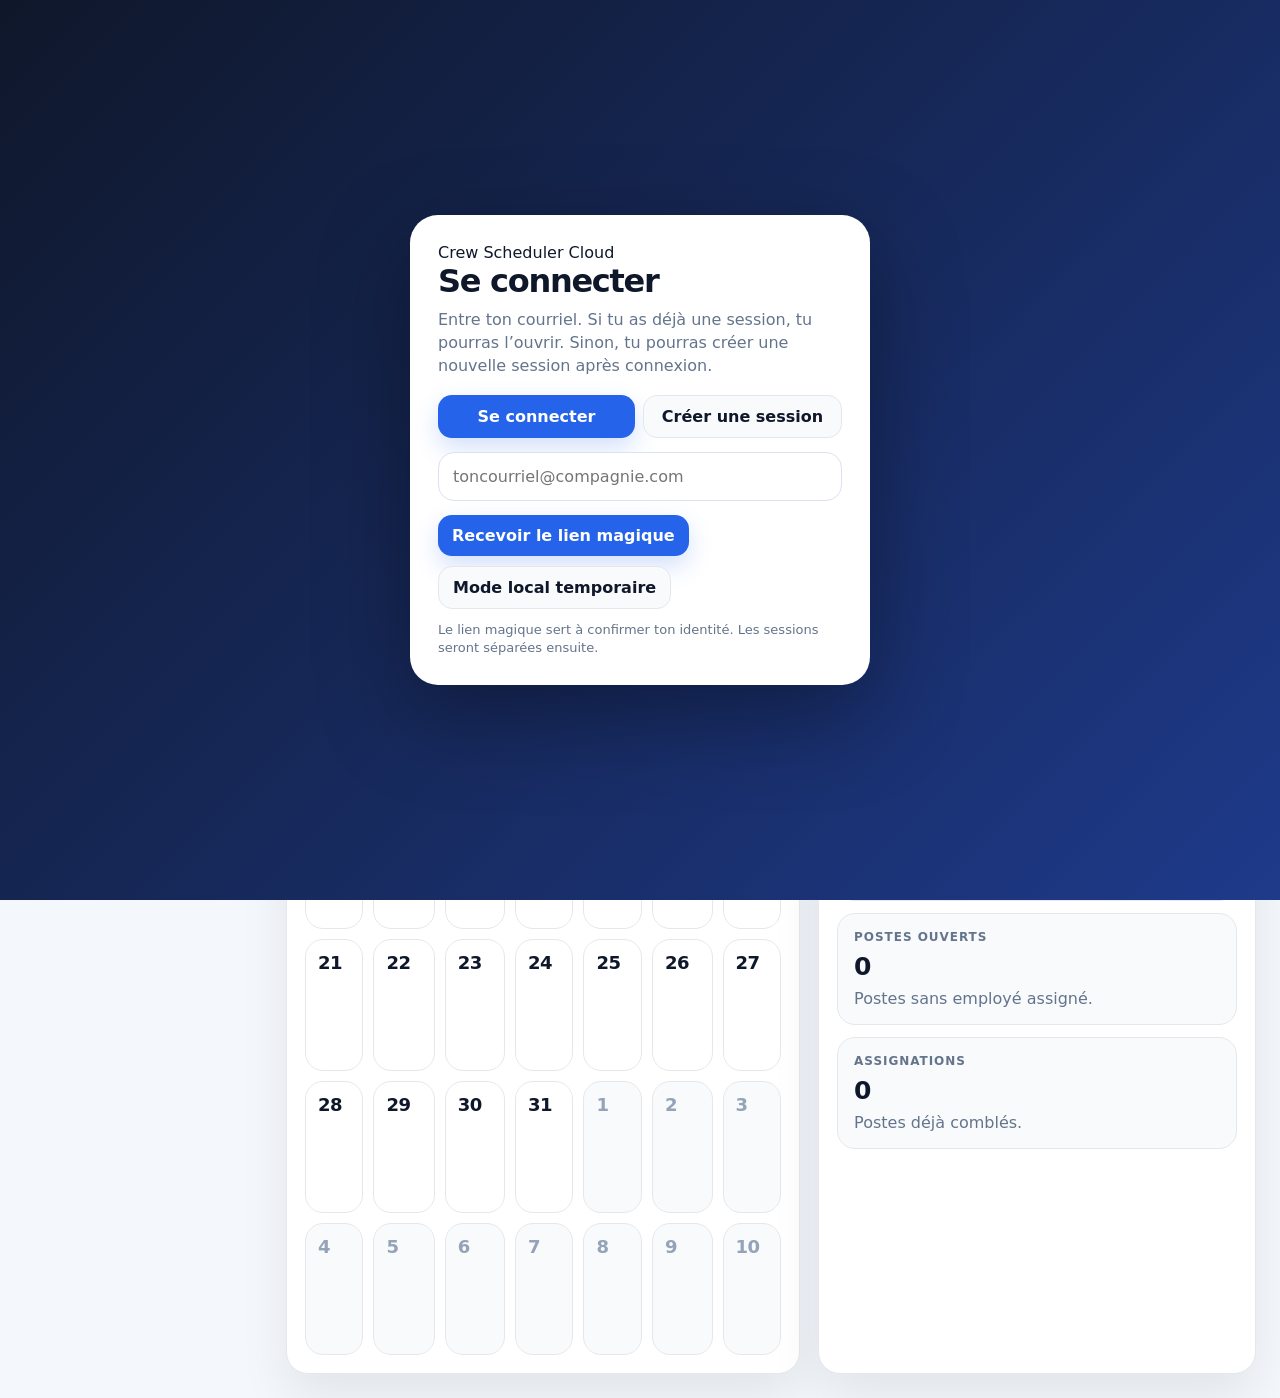
<file: index.html>
<!doctype html>
<html lang="fr">
<head>
<meta charset="utf-8"/>
<meta name="viewport" content="width=device-width,initial-scale=1"/>
<title>Crew Scheduler v41 – Session</title>
<style>
:root{
  --bg:#f4f7fb; --panel:#ffffff; --panel2:#f8fafc; --text:#0f172a; --muted:#64748b;
  --line:#e5e7eb; --line2:#dbe3ee; --blue:#2563eb; --blue2:#1d4ed8; --red:#dc2626;
  --green:#059669; --shadow:0 22px 50px rgba(15,23,42,.08); --radius-xl:28px; --radius-lg:22px; --sidebar:262px;
}
*{box-sizing:border-box}
html,body{margin:0;padding:0;background:var(--bg);color:var(--text);font-family:Inter,system-ui,-apple-system,Segoe UI,Roboto,Arial,sans-serif}
body{min-height:100vh}
button,input,select,textarea{font:inherit}
button{cursor:pointer}
.app{min-height:100vh;display:grid;grid-template-columns:var(--sidebar) 1fr}
.sidebar{position:sticky;top:0;height:100vh;background:#0f172a;color:#fff;padding:18px 16px;display:flex;flex-direction:column;gap:16px}
.brand{background:rgba(255,255,255,.06);border:1px solid rgba(255,255,255,.09);border-radius:24px;padding:18px 16px;box-shadow:inset 0 1px 0 rgba(255,255,255,.05)}
.brand h1{margin:0;font-size:26px;line-height:1.02;letter-spacing:-.03em}
.brand p{margin:8px 0 0;color:#cbd5e1;font-size:13px;line-height:1.45}
.nav{display:grid;gap:8px}
.nav button{text-align:left;border:0;border-radius:16px;background:transparent;color:#e2e8f0;padding:12px 14px;transition:.18s ease}
.nav button:hover{background:rgba(255,255,255,.06)}
.nav button.active{background:rgba(37,99,235,.23);color:#fff;font-weight:800}
.sidebar-card{margin-top:auto;background:rgba(255,255,255,.06);border:1px solid rgba(255,255,255,.08);border-radius:22px;padding:14px}
.sidebar-card .title{font-size:13px;color:#cbd5e1;margin-bottom:8px;font-weight:700}
.sidebar-card .small{font-size:12px;color:#94a3b8;line-height:1.45}

.main{padding:24px;display:grid;gap:18px;align-content:start}
.hero{background:var(--panel);border:1px solid var(--line);border-radius:var(--radius-xl);box-shadow:var(--shadow);padding:24px}
.hero-top{display:flex;align-items:flex-start;justify-content:space-between;gap:16px;flex-wrap:wrap}
.hero h2{margin:0 0 8px;font-size:38px;line-height:1.02;letter-spacing:-.04em}
.hero p{margin:0;max-width:920px;color:var(--muted);line-height:1.6}
.hero-actions{display:flex;gap:10px;flex-wrap:wrap}
.status-row{display:flex;gap:10px;flex-wrap:wrap;margin-top:14px}
.pill{border-radius:999px;border:1px solid var(--line);background:#fff;padding:8px 12px;font-size:13px;font-weight:700;color:var(--muted)}

.card{background:var(--panel);border:1px solid var(--line);border-radius:var(--radius-lg);box-shadow:var(--shadow);overflow:hidden}
.card-head{display:flex;align-items:center;justify-content:space-between;gap:14px;padding:18px 20px;border-bottom:1px solid var(--line)}
.card-head h3{margin:0;font-size:20px;letter-spacing:-.02em}
.card-head .sub{color:var(--muted);font-size:13px;margin-top:4px}
.card-body{padding:20px}
.btn{border:0;border-radius:14px;padding:11px 14px;font-weight:800;transition:.18s ease}
.btn.primary{background:var(--blue);color:#fff;box-shadow:0 10px 24px rgba(37,99,235,.2)}
.btn.primary:hover{background:var(--blue2)}
.btn.secondary{background:var(--panel2);color:var(--text);border:1px solid var(--line)}
.btn.secondary.active{background:#eaf2ff;border-color:#bfdbfe;color:#1d4ed8}
.btn.danger{background:#fff1f2;color:#b91c1c;border:1px solid #fecdd3}
.btn.small{padding:9px 12px;border-radius:12px;font-size:13px}

.filters{display:grid;grid-template-columns:1.15fr .8fr .8fr auto;gap:12px}
.field label{display:block;margin:0 0 7px;font-size:13px;font-weight:700;color:var(--muted)}
.field input,.field select,.field textarea{width:100%;border:1px solid var(--line2);background:#fff;color:var(--text);border-radius:14px;padding:12px 13px;outline:none}
.field textarea{min-height:92px;resize:vertical}
.field input:focus,.field select:focus,.field textarea:focus{border-color:#93c5fd;box-shadow:0 0 0 4px rgba(59,130,246,.12)}

.view-switch{display:flex;flex-wrap:wrap;gap:8px;background:var(--panel2);padding:6px;border:1px solid var(--line);border-radius:16px}
.view-switch button{border:0;border-radius:14px;padding:11px 14px;font-weight:800;background:transparent;color:var(--muted);min-width:74px}
.view-switch button.active{background:#fff;color:var(--text);box-shadow:0 6px 18px rgba(15,23,42,.08)}
.toolbar-top{display:flex;align-items:center;justify-content:space-between;gap:12px;flex-wrap:wrap}
.month-nav{display:flex;align-items:center;gap:10px;flex-wrap:wrap}
.title-big{font-size:28px;font-weight:900;letter-spacing:-.04em;margin:0}
.muted{color:var(--muted)}

.layout{display:grid;grid-template-columns:1.08fr .92fr;gap:18px}
.side-stack{display:grid;gap:18px}

.month-grid-wrapper{position:relative}
.month-grid{display:grid;grid-template-columns:repeat(7,1fr);gap:10px;position:relative;z-index:1}
.month-bars-layer{position:absolute;left:0;right:0;top:44px;bottom:0;z-index:2;pointer-events:none}
.month-bar{position:absolute;height:22px;border-radius:8px;color:#fff;font-size:11px;font-weight:800;padding:2px 8px;display:flex;align-items:center;pointer-events:auto;overflow:hidden;white-space:nowrap;text-overflow:ellipsis;box-shadow:0 8px 18px rgba(15,23,42,.15)}
.month-bar.start{box-shadow:inset 4px 0 0 rgba(255,255,255,.85),0 8px 18px rgba(15,23,42,.15)}
.month-bar.mid{outline:1px dashed rgba(255,255,255,.5);box-shadow:0 8px 18px rgba(15,23,42,.15)}
.month-bar.end{box-shadow:inset -4px 0 0 rgba(255,255,255,.85),0 8px 18px rgba(15,23,42,.15)}
.dow{background:var(--panel2);border:1px solid var(--line);border-radius:14px;padding:10px 12px;color:var(--muted);font-weight:800;font-size:13px;text-transform:uppercase;letter-spacing:.06em;text-align:center}
.day-cell{min-height:132px;border:1px solid var(--line);background:#fff;border-radius:18px;padding:12px;display:grid;gap:10px;align-content:start;transition:.18s ease;overflow:hidden}
.day-cell:hover{transform:translateY(-1px);box-shadow:0 10px 22px rgba(15,23,42,.06);border-color:#cbd5e1}
.day-cell.outside{background:#f8fafc;color:#94a3b8}
.day-cell.today{border-color:#93c5fd;box-shadow:0 0 0 4px rgba(59,130,246,.1)}
.day-cell.selected{border-color:#2563eb;box-shadow:0 0 0 4px rgba(37,99,235,.12)}
.day-top{display:flex;align-items:center;justify-content:space-between;gap:8px}
.day-num{font-weight:900;font-size:18px;letter-spacing:-.03em}
.badge-count{font-size:12px;border-radius:999px;padding:5px 8px;background:#eff6ff;color:#1d4ed8;font-weight:800}

.week-view,.day-view{display:none}
.week-grid{overflow:hidden;width:100%;border-radius:18px}
.week-grid-inner{display:grid;grid-template-columns:68px repeat(7,minmax(0,1fr));border:1px solid var(--line);border-radius:18px;overflow:hidden;background:#fff;width:100%;min-width:0}
.week-grid-inner>div{border-right:1px solid var(--line);border-bottom:1px solid var(--line);min-height:58px}
.week-grid-inner>div:last-child{border-right:0}
.time-head{background:var(--panel2);padding:10px 8px;font-size:12px;color:var(--muted);font-weight:800;text-align:center}
.day-head{background:var(--panel2);padding:10px;text-align:center;font-size:13px;font-weight:800}
.day-head .num{display:block;margin-top:4px;color:var(--text);font-size:19px}
.time-cell{padding:8px;background:#fafcff;font-size:12px;color:var(--muted);font-weight:700;text-align:right}
.week-slot{position:relative;min-height:58px;background:#fff}
.slot-events{position:relative;height:58px;overflow:visible}
.week-event{position:absolute;left:4px;padding:8px 6px;border-radius:12px;color:#fff;font-size:12px;font-weight:800;line-height:1.2;overflow:hidden;box-shadow:0 8px 18px rgba(15,23,42,.15);z-index:5}
.week-event.continuous{display:flex;flex-direction:column;justify-content:space-between;align-items:center;top:4px}
.week-event .week-title{writing-mode:vertical-rl;text-orientation:mixed;white-space:nowrap;overflow:hidden;text-overflow:ellipsis;max-height:100%;font-weight:900;letter-spacing:.02em}
.week-event .segment-note{writing-mode:vertical-rl;text-orientation:mixed;font-size:10px;opacity:.9;text-align:center;line-height:1.05;white-space:nowrap}
.week-event.start-seg{box-shadow:inset 4px 0 0 rgba(255,255,255,.85),0 8px 18px rgba(15,23,42,.15)}
.week-event.mid-seg{outline:1px dashed rgba(255,255,255,.45);box-shadow:0 8px 18px rgba(15,23,42,.15)}
.week-event.end-seg{box-shadow:inset -4px 0 0 rgba(255,255,255,.85),0 8px 18px rgba(15,23,42,.15)}

.day-layout{display:grid;gap:12px}
.day-header-big{border:1px solid var(--line);border-radius:18px;padding:16px 18px;background:var(--panel2)}
.day-header-big .small{color:var(--muted);font-weight:700;text-transform:uppercase;letter-spacing:.08em;font-size:12px}
.day-header-big .big{margin-top:6px;font-size:28px;font-weight:900;letter-spacing:-.04em}
.timeline{display:grid;gap:10px}
.timeline-row{display:grid;grid-template-columns:90px 1fr;gap:12px;align-items:start}
.timeline-time{border:1px solid var(--line);border-radius:14px;background:var(--panel2);padding:10px 12px;text-align:center;color:var(--muted);font-weight:800;font-size:13px}
.timeline-block{min-height:64px;border:1px dashed var(--line2);border-radius:16px;padding:0;background:#fff;position:relative;overflow:visible}
.timeline-card{position:absolute;left:8px;right:8px;padding:12px 12px;border-radius:14px;color:#fff;font-weight:800;display:grid;gap:4px;box-shadow:0 8px 18px rgba(15,23,42,.15);z-index:5}
.timeline-card.start-seg{box-shadow:inset 4px 0 0 rgba(255,255,255,.9),0 8px 18px rgba(15,23,42,.15)}
.timeline-card.mid-seg{outline:1px dashed rgba(255,255,255,.45);box-shadow:0 8px 18px rgba(15,23,42,.15)}
.timeline-card.end-seg{box-shadow:inset -4px 0 0 rgba(255,255,255,.9),0 8px 18px rgba(15,23,42,.15)}
.timeline-card .meta{opacity:.92;font-size:12px;font-weight:700}

.selected-date-box{display:grid;gap:8px;padding:16px;border-radius:18px;background:var(--panel2);border:1px solid var(--line)}
.selected-date-box .label{color:var(--muted);font-size:12px;text-transform:uppercase;letter-spacing:.08em;font-weight:800}
.selected-date-box .value{font-size:25px;font-weight:900;letter-spacing:-.04em}
.event-list{display:grid;gap:12px}
.event-card{border:1px solid var(--line);background:#fff;border-radius:18px;padding:14px;display:grid;gap:10px;box-shadow:0 10px 20px rgba(15,23,42,.04)}
.event-card-top{display:flex;align-items:flex-start;justify-content:space-between;gap:12px}
.event-title{font-size:17px;font-weight:900;letter-spacing:-.02em;line-height:1.25}
.event-meta{color:var(--muted);font-size:13px;line-height:1.55}
.color-dot{width:12px;height:12px;border-radius:999px;display:inline-block;margin-right:7px;vertical-align:middle}
.row-actions{display:flex;gap:8px;justify-content:flex-end;flex-wrap:wrap}
.chip-wrap{display:flex;gap:8px;flex-wrap:wrap}
.chip{display:inline-flex;align-items:center;gap:8px;padding:7px 10px;border-radius:999px;border:1px solid var(--line);background:var(--panel2);color:var(--text);font-size:12px;font-weight:800}
.chip.role{background:#eff6ff;border-color:#bfdbfe;color:#1d4ed8}
.chip.contact{background:#fff7ed;border-color:#fed7aa;color:#c2410c}
.empty{border:1px dashed var(--line2);background:var(--panel2);border-radius:18px;padding:18px;text-align:center;color:var(--muted);line-height:1.6}
.hint{margin-top:14px;padding:14px 16px;border-radius:16px;background:var(--panel2);border:1px dashed var(--line2);color:var(--muted);font-size:13px;line-height:1.6}

.compact-toolbar{display:flex;justify-content:space-between;align-items:center;gap:12px;flex-wrap:wrap;margin-bottom:16px}
.roles-drawer{display:none;border:1px solid #bfdbfe;background:#f8fbff;border-radius:18px;padding:14px;margin-bottom:16px}
.roles-drawer.open{display:block}
.roles-drawer-head{display:flex;align-items:center;justify-content:space-between;gap:10px;flex-wrap:wrap;margin-bottom:10px}
.roles-manager-list{display:grid;gap:8px;margin-top:10px}
.roles-manager-item{display:grid;grid-template-columns:1fr auto auto;gap:8px;align-items:center;padding:10px 12px;border-radius:14px;background:#fff;border:1px solid var(--line)}
.list{display:grid;gap:10px}
.employee-row{display:grid;grid-template-columns:1.2fr 1fr .8fr auto;gap:12px;align-items:center;padding:12px 16px;border:1px solid var(--line);border-radius:18px;background:#fff;box-shadow:0 10px 20px rgba(15,23,42,.04)}
.name-block .name{font-size:17px;font-weight:900;letter-spacing:-.02em;line-height:1.15}
.meta{color:var(--muted);font-size:13px;line-height:1.45}
.roles-box{display:grid;gap:10px;padding:14px;border:1px solid var(--line);border-radius:18px;background:var(--panel2)}
.roles-list{display:grid;gap:8px}
.role-entry{display:grid;grid-template-columns:1fr auto;gap:10px;align-items:center}
.small{font-size:12px;color:var(--muted);line-height:1.45}

.modal-wrap,.team-modal-wrap{position:fixed;inset:0;background:rgba(15,23,42,.42);display:none;align-items:center;justify-content:center;padding:20px;z-index:40;backdrop-filter:blur(5px)}
.modal{width:min(900px,100%);max-height:90vh;background:#0f172a;color:#fff;border:1px solid #334155;border-radius:28px;box-shadow:0 30px 70px rgba(15,23,42,.2);overflow:hidden;display:flex;flex-direction:column}
.modal-head{display:flex;align-items:center;justify-content:space-between;gap:14px;padding:18px 22px;border-bottom:1px solid #334155;flex:0 0 auto}
.modal-head h3{margin:0;font-size:24px;letter-spacing:-.03em;color:#fff}
.modal-body{padding:22px;display:grid;gap:14px;overflow-y:auto;max-height:calc(90vh - 150px);flex:1 1 auto}
.modal-actions{display:flex;justify-content:space-between;gap:12px;flex-wrap:wrap;padding:0 22px 22px;flex:0 0 auto}
.modal .field label{color:#cbd5e1}
.modal .field input,.modal .field select,.modal .field textarea{background:#fff;color:#0f172a;border:1px solid #cbd5e1}
.color-row{display:flex;gap:10px;flex-wrap:wrap}
.color-btn{width:34px;height:34px;border-radius:999px;border:3px solid transparent;cursor:pointer;box-shadow:0 5px 12px rgba(15,23,42,.12)}
.color-btn.active{border-color:#fff;transform:scale(1.06)}

.block-list{display:grid;gap:16px}
.block-card{border:1px solid #cbd5e1;background:#fff;border-radius:22px;padding:14px;display:grid;gap:10px;box-shadow:0 12px 24px rgba(37,99,235,.08)}
.block-head{background:#fff;border:1px solid #e2e8f0;border-radius:16px;padding:12px 40px 12px 12px;position:relative}
.block-delete{position:absolute;right:10px;top:10px;background:transparent;border:0;color:#94a3b8;font-size:16px}
.block-delete:hover{color:#dc2626}
.block-title-wrap{display:grid;gap:6px;justify-items:center;text-align:center;width:100%}
.block-title-input{display:block;width:100%;max-width:520px;background:#fff;color:#0f172a;border:0;outline:none;box-shadow:none;text-align:center;font-size:22px;font-weight:900;line-height:1.2;padding:2px 8px;margin:0 auto}
.block-meta{color:#475569;font-size:12px;line-height:1.2}
.block-section{display:grid;gap:8px;padding:10px;border:1px dashed #cbd5e1;border-radius:16px;background:#fff}
.block-section-title{font-size:11px;font-weight:900;letter-spacing:.08em;text-transform:uppercase;color:#64748b}
.block-compact-grid{display:grid;grid-template-columns:1fr 1fr 1fr 1fr;gap:10px;align-items:end}
.role-item-row{padding:8px;border:1px solid var(--line);border-radius:14px;background:var(--panel2)}\n.role-item-grid{display:grid;grid-template-columns:1fr .55fr 1.35fr auto;gap:10px;align-items:start}\n.role-main{align-self:start}\n.role-role{grid-column:1;grid-row:1}\n.role-qty{grid-column:2;grid-row:1}\n.role-emp-first{grid-column:3;grid-row:1;align-self:start}\n.role-del{grid-column:4;grid-row:1;align-self:start}\n.employee-slots-extra{grid-column:3;display:grid;gap:8px;align-self:start}\n@media (max-width:720px){.role-item-grid{grid-template-columns:1fr}.role-role,.role-qty,.role-emp-first,.role-del,.employee-slots-extra{grid-column:auto;grid-row:auto}}

.team-view{display:none}
.team-grid{display:grid;grid-template-columns:1.1fr .9fr;gap:18px}
.team-list{display:grid;gap:12px}
.employee-card{border:1px solid var(--line);background:#fff;border-radius:18px;padding:14px;display:grid;gap:10px;box-shadow:0 10px 20px rgba(15,23,42,.04)}
.employee-top{display:flex;justify-content:space-between;gap:12px;align-items:flex-start}
.employee-name{font-size:18px;font-weight:900;letter-spacing:-.02em}
.employee-meta{color:var(--muted);font-size:13px;line-height:1.5}
.employee-roles{display:flex;flex-wrap:wrap;gap:8px}
.employee-role-chip{display:inline-flex;align-items:center;padding:7px 10px;border-radius:999px;background:#eff6ff;border:1px solid #bfdbfe;font-size:12px;font-weight:800;color:#1d4ed8}
.team-empty{border:1px dashed var(--line2);background:var(--panel2);border-radius:18px;padding:18px;text-align:center;color:var(--muted)}
.team-modal{width:min(760px,100%);max-height:88vh;background:#0f172a;color:#fff;border:1px solid #334155;border-radius:28px;box-shadow:0 30px 70px rgba(15,23,42,.2);overflow:hidden;display:flex;flex-direction:column}
.team-modal-head{display:flex;align-items:center;justify-content:space-between;gap:14px;padding:18px 22px;border-bottom:1px solid #334155}
.team-modal-head h3{margin:0;font-size:24px;letter-spacing:-.03em;color:#fff}
.team-modal-body{padding:22px;display:grid;gap:14px;overflow-y:auto;max-height:calc(88vh - 140px);flex:1 1 auto}
.team-modal-actions{display:flex;justify-content:space-between;gap:12px;flex-wrap:wrap;padding:0 22px 22px;flex:0 0 auto}
.team-modal .field label{color:#cbd5e1}
.team-modal .field input,.team-modal .field select,.team-modal .field textarea{background:#fff;color:#0f172a;border:1px solid #cbd5e1}
.team-role-adder{display:grid;grid-template-columns:1fr auto;gap:10px;align-items:end}
.team-role-list{display:flex;flex-wrap:wrap;gap:8px}
.team-role-chip{display:inline-flex;align-items:center;gap:8px;padding:7px 10px;border-radius:999px;background:#fff;border:1px solid #cbd5e1;font-size:12px;font-weight:800;color:#0f172a}
.team-role-chip button{border:0;background:transparent;color:#64748b;cursor:pointer;font-weight:900}
.role-catalog-row{display:flex;flex-wrap:wrap;gap:8px}
.role-catalog-chip{display:inline-flex;align-items:center;gap:8px;padding:7px 10px;border-radius:999px;background:#fff;border:1px solid #cbd5e1;font-size:12px;font-weight:800;color:#0f172a}
.role-catalog-chip button{border:0;background:transparent;color:#64748b;cursor:pointer;font-weight:900}

#searchInput,#roleFilter,#employeeFilter,#evtTitle,#evtStartDate,#evtEndDate,#evtTime,#evtEndTime,#evtLocation,#evtNotes,#newBlockName{background:#fff;color:#0f172a;border:1px solid #cbd5e1}
#evtTitle{text-align:center;font-size:20px;font-weight:900}
#searchInput::placeholder,#evtTitle::placeholder,#evtLocation::placeholder,#evtNotes::placeholder,#newBlockName::placeholder{color:#64748b}
.modal .block-card .block-head,.modal .block-card .block-title-input,.modal .block-card .block-meta,.modal .block-card input[type="date"],.modal .block-card input[type="time"],.modal .block-card select{background:#fff;color:#0f172a;border:1px solid #cbd5e1}
.modal .block-card .block-title-input{border:0}
.modal .block-card select option{color:#0f172a}


.status-pill{display:inline-flex;align-items:center;gap:8px;padding:7px 10px;border-radius:999px;font-size:12px;font-weight:900;border:1px solid transparent}
.status-pill.green{background:#ecfdf5;border-color:#a7f3d0;color:#047857}
.status-pill.orange{background:#fff7ed;border-color:#fdba74;color:#c2410c}
.status-pill.red{background:#fef2f2;border-color:#fecaca;color:#b91c1c}
.status-pill.gray{background:#f8fafc;border-color:#cbd5e1;color:#475569}
.status-pill.blue{background:#eff6ff;border-color:#bfdbfe;color:#1d4ed8}
.assignment-list{display:grid;gap:12px}
.assignment-card{border:1px solid var(--line);background:#fff;border-radius:18px;padding:14px;display:grid;gap:12px;box-shadow:0 10px 20px rgba(15,23,42,.04)}
.assignment-head{display:flex;justify-content:space-between;gap:12px;align-items:flex-start;flex-wrap:wrap}
.assignment-title{font-size:17px;font-weight:900;letter-spacing:-.02em}
.assignment-sub{color:var(--muted);font-size:13px;line-height:1.55}
.assignment-actions{display:flex;gap:8px;flex-wrap:wrap}
.assignment-suggestions{display:flex;gap:8px;flex-wrap:wrap}
.preview-card{border:1px solid var(--line);background:linear-gradient(180deg,#ffffff,#f8fbff);border-radius:22px;padding:18px;display:grid;gap:14px;box-shadow:0 14px 30px rgba(37,99,235,.08)}
.preview-title{font-size:24px;font-weight:900;letter-spacing:-.03em;margin:0}
.preview-meta{color:var(--muted);line-height:1.6}
.preview-actions{display:flex;gap:10px;flex-wrap:wrap}
.settings-grid{display:grid;grid-template-columns:1fr 1fr;gap:16px}
.setting-box{padding:16px;border:1px solid var(--line);border-radius:18px;background:#fff;display:grid;gap:10px;box-shadow:0 10px 20px rgba(15,23,42,.04)}
.small-note{font-size:12px;color:var(--muted);line-height:1.55}
.conflict-box{padding:10px 12px;border-radius:14px;background:#fef2f2;border:1px solid #fecaca;color:#b91c1c;font-size:12px;font-weight:800}
.good-box{padding:10px 12px;border-radius:14px;background:#ecfdf5;border:1px solid #a7f3d0;color:#047857;font-size:12px;font-weight:800}
.sync-banner{margin-bottom:12px;padding:12px 14px;border-radius:16px;background:#eff6ff;border:1px solid #bfdbfe;color:#1d4ed8;font-size:13px;font-weight:800}
.portal-shell{min-height:100vh;background:var(--bg);padding:28px;display:grid;place-items:center}
.portal-card{width:min(760px,100%);background:#fff;border:1px solid var(--line);border-radius:28px;box-shadow:var(--shadow);padding:24px;display:grid;gap:16px}
.portal-kicker{font-size:12px;color:var(--muted);text-transform:uppercase;letter-spacing:.08em;font-weight:900}
.portal-title{margin:0;font-size:34px;line-height:1.02;letter-spacing:-.04em}
.portal-meta{color:var(--muted);line-height:1.7}
.portal-grid{display:grid;grid-template-columns:1fr 1fr;gap:12px}
.portal-stat{padding:14px;border-radius:18px;background:var(--panel2);border:1px solid var(--line);display:grid;gap:6px}
.portal-stat .label{font-size:12px;color:var(--muted);text-transform:uppercase;letter-spacing:.08em;font-weight:800}
.portal-stat .value{font-size:18px;font-weight:900;letter-spacing:-.02em}
.portal-actions{display:flex;gap:10px;flex-wrap:wrap}
.copy-row{display:grid;gap:8px}
.link-box{width:100%;border:1px solid var(--line2);background:#f8fafc;color:#0f172a;border-radius:14px;padding:12px 13px;font-size:13px;word-break:break-all}
.portal-note{font-size:13px;color:var(--muted);line-height:1.6}
@media (max-width:980px){.settings-grid,.portal-grid{grid-template-columns:1fr}}


.time-pill{display:flex;align-items:center;gap:8px;border:1px solid var(--line2);background:#fff;border-radius:14px;padding:10px 12px}
.time-pill select{border:0;background:transparent;color:var(--text);outline:none;font:inherit;padding:0}
.time-pill .colon{font-weight:800;color:var(--muted)}
.time-pill input[type="hidden"]{display:none}

@media (max-width:1220px){.layout,.team-grid{grid-template-columns:1fr}}
@media (max-width:980px){.app{grid-template-columns:1fr}.sidebar{position:relative;height:auto}.filters{grid-template-columns:1fr 1fr}.employee-row{grid-template-columns:1fr;align-items:start}.row-actions{justify-content:flex-start}}
@media (max-width:720px){.main{padding:16px}.hero{padding:18px}.hero h2{font-size:30px}.filters,.role-entry,.block-compact-grid{grid-template-columns:1fr}.week-grid{overflow-x:auto}.week-grid-inner{min-width:840px}.team-grid{grid-template-columns:1fr}}



/* Batch 6.1 — Groupement par événement et bloc */
.availability-event-group{border:1px solid var(--line);border-radius:22px;overflow:hidden;margin-bottom:16px;box-shadow:0 14px 30px rgba(15,23,42,.06);background:#fff}
.availability-event-head{padding:16px 18px;border-bottom:1px solid rgba(15,23,42,.08)}
.availability-event-title{font-size:18px;font-weight:900;letter-spacing:-.02em}.availability-event-meta{margin-top:5px;color:var(--muted);font-size:13px;line-height:1.45}
.availability-block-group{margin:14px;border:1px solid var(--line);border-radius:18px;background:rgba(248,250,252,.82);overflow:hidden}.availability-block-head{padding:12px 14px;background:#fff;border-bottom:1px solid var(--line)}
.availability-block-title{font-weight:900;letter-spacing:-.02em}.availability-block-time{margin-top:4px;color:var(--muted);font-size:12px;font-weight:700}.availability-block-body{display:grid;gap:10px;padding:12px}
.quick-block-group{border:1px solid var(--line);border-radius:18px;background:var(--panel2);overflow:hidden;margin-bottom:12px}.quick-block-head{padding:12px 14px;background:#fff;border-bottom:1px solid var(--line)}
.quick-block-title{font-weight:900}.quick-block-time{margin-top:4px;font-size:12px;color:var(--muted);font-weight:700}.quick-block-body{padding:12px;display:grid;gap:10px}

/* Batch 6 — Disponibilités plus propres */
.assignment-actions.clean-actions{
  display:flex;
  flex-wrap:wrap;
  gap:8px;
  align-items:center;
  padding-top:10px;
}
.status-actions{
  margin-top:10px;
  padding-top:12px;
  border-top:1px dashed var(--line2);
  display:flex;
  flex-wrap:wrap;
  gap:8px;
  align-items:center;
}
.status-actions-label{
  width:100%;
  color:var(--muted);
  font-size:12px;
  font-weight:900;
  letter-spacing:.08em;
  text-transform:uppercase;
}
.replacement-panel{
  margin-top:12px;
  padding:12px;
  border:1px solid var(--line);
  background:var(--panel2);
  border-radius:16px;
  display:grid;
  gap:10px;
}
.replacement-title{
  color:var(--muted);
  font-size:12px;
  font-weight:900;
  letter-spacing:.08em;
  text-transform:uppercase;
}
.replacement-card{
  display:grid;
  grid-template-columns:1fr auto;
  gap:10px;
  align-items:center;
  padding:10px 12px;
  background:#fff;
  border:1px solid var(--line);
  border-radius:14px;
}
.replacement-name{
  font-weight:900;
  letter-spacing:-.02em;
}
.replacement-meta{
  margin-top:4px;
  color:var(--muted);
  font-size:12px;
  line-height:1.35;
}
.replacement-badges{
  margin-top:7px;
  display:flex;
  flex-wrap:wrap;
  gap:6px;
}
.mini-badge{
  display:inline-flex;
  align-items:center;
  border-radius:999px;
  padding:4px 7px;
  font-size:11px;
  font-weight:900;
  border:1px solid var(--line);
  background:#fff;
  color:var(--muted);
}
.mini-badge.green{background:#ecfdf5;border-color:#bbf7d0;color:#047857}
.mini-badge.orange{background:#fffbeb;border-color:#fde68a;color:#b45309}
.mini-badge.red{background:#fff1f2;border-color:#fecdd3;color:#be123c}



/* v18 — Épuration visuelle demandée */
.sidebar .brand p,
.sidebar-card,
.hero p,
.status-row,
.card-head .sub,
.compact-toolbar .small,
.hint,
.small-note,
.card:has(#requestPreview){
  display:none !important;
}
.hero{padding:22px 24px !important;}
.hero h2{margin-bottom:0 !important;}
.card-head{padding:16px 20px !important;}
.card-body{padding-top:16px !important;}



/* v19 — Interface plus épurée */
.brand p,
.sidebar-card .small,
.hero p,
.status-row,
.card-head .sub,
.hint,
.small-note,
.portal-note,
.preview-meta {
  display:none !important;
}
.sidebar-card{padding:10px 12px}
.hero{padding:20px 24px}
.hero h2{margin-bottom:0}
.card-head{padding:16px 20px}
.card-body{padding:18px}
.settings-grid .setting-box{min-height:auto}
.assignment-card{gap:10px}
.assignment-actions.clean-actions{padding-top:6px}
.status-actions{margin-top:8px;padding-top:10px}
.conflict-box{font-size:13px;line-height:1.45}
.replacement-panel{border-color:#bfdbfe;background:#f8fbff}
.replacement-card.best-replacement{border-color:#86efac;background:#f0fdf4}
.auto-sync-pill{display:inline-flex;align-items:center;gap:6px;border-radius:999px;border:1px solid #bfdbfe;background:#eff6ff;color:#1d4ed8;padding:7px 10px;font-size:12px;font-weight:900}


.auth-overlay{
  position:fixed;
  inset:0;
  z-index:9999;
  background:linear-gradient(135deg,#0f172a,#1e3a8a);
  display:none;
  align-items:center;
  justify-content:center;
  padding:24px;
}
.auth-card{
  width:min(100%,460px);
  background:#fff;
  color:#0f172a;
  border-radius:28px;
  padding:28px;
  box-shadow:0 30px 90px rgba(0,0,0,.35);
}
.auth-card h2{margin:0 0 8px;font-size:32px;letter-spacing:-.04em}
.auth-card p{margin:0 0 18px;color:#64748b;line-height:1.45}
.auth-card input{
  width:100%;
  border:1px solid #dbe3ee;
  border-radius:16px;
  padding:14px 14px;
  font-size:16px;
  outline:none;
}
.auth-card .auth-actions{display:flex;gap:10px;margin-top:14px;flex-wrap:wrap}
.auth-status{font-size:13px;color:#64748b;margin-top:12px;line-height:1.4}
.cloud-bar{
  display:flex;
  align-items:center;
  gap:8px;
  flex-wrap:wrap;
  margin-top:12px;
  font-size:12px;
  color:#64748b;
}
.cloud-bar select{
  border:1px solid #dbe3ee;
  border-radius:12px;
  padding:7px 9px;
  background:#fff;
}
.cloud-bar button{
  border:1px solid #dbe3ee;
  background:#fff;
  border-radius:12px;
  padding:7px 9px;
  cursor:pointer;
}


.workspace-overlay{
  position:fixed;
  inset:0;
  z-index:9998;
  background:linear-gradient(135deg,#0f172a,#1e3a8a);
  display:none;
  align-items:center;
  justify-content:center;
  padding:24px;
}
.workspace-card{
  width:min(100%,620px);
  background:#fff;
  color:#0f172a;
  border-radius:28px;
  padding:28px;
  box-shadow:0 30px 90px rgba(0,0,0,.35);
}
.workspace-card h2{margin:0 0 8px;font-size:32px;letter-spacing:-.04em}
.workspace-card p{margin:0 0 18px;color:#64748b;line-height:1.45}
.workspace-grid{display:grid;gap:12px;margin-top:16px}
.workspace-option{
  border:1px solid #dbe3ee;
  border-radius:18px;
  padding:14px;
  background:#f8fafc;
  display:flex;
  align-items:center;
  justify-content:space-between;
  gap:12px;
}
.workspace-option strong{display:block}
.workspace-option span{font-size:13px;color:#64748b}
.workspace-form{
  margin-top:14px;
  display:grid;
  gap:10px;
}
.workspace-form input{
  width:100%;
  border:1px solid #dbe3ee;
  border-radius:16px;
  padding:13px 14px;
  font-size:15px;
}
.auth-mode-row{
  display:flex;
  gap:8px;
  margin-bottom:14px;
}
.auth-mode-row button{
  flex:1;
}


/* v40 — Postes compacts */
.role-item-row{padding:8px 10px !important;border-radius:14px !important}
.role-item-grid.compact-role-grid,
.role-item-grid{
  grid-template-columns:minmax(160px,1fr) 86px minmax(220px,1.25fr) 118px !important;
  gap:8px !important;
  align-items:end !important;
}
.role-item-grid .field label,
.role-entry.compact-add-role .field label{
  font-size:10px !important;
  margin-bottom:4px !important;
}
.role-item-grid input,
.role-item-grid select,
.role-entry.compact-add-role input,
.role-entry.compact-add-role select{
  min-height:36px !important;
  padding:8px 10px !important;
  border-radius:12px !important;
}
.role-item-grid .btn,
.role-entry.compact-add-role .btn{
  min-height:36px !important;
  padding:8px 10px !important;
  border-radius:12px !important;
  white-space:nowrap;
}
.employee-slots-extra{
  grid-column:3 / 5 !important;
  grid-template-columns:repeat(auto-fit,minmax(180px,1fr));
  gap:8px !important;
  margin-top:2px;
}
.role-entry.compact-add-role{
  grid-template-columns:minmax(160px,1fr) 86px minmax(220px,1.25fr) 118px !important;
  gap:8px !important;
  align-items:end !important;
}
.session-panel{margin-top:18px}
.session-grid{display:grid;grid-template-columns:1fr 1fr;gap:16px}
.session-box{border:1px solid var(--line);border-radius:18px;background:#fff;padding:16px;display:grid;gap:10px;box-shadow:0 10px 20px rgba(15,23,42,.04)}
.session-kv{display:grid;gap:6px;font-size:13px;color:var(--muted)}
.session-kv strong{color:var(--text)}
.member-list{display:grid;gap:8px}
.member-row{display:flex;align-items:center;justify-content:space-between;gap:10px;border:1px solid var(--line);border-radius:14px;padding:10px 12px;background:#f8fafc}
.member-main{display:grid;gap:2px}
.member-main strong{font-size:14px}
.member-main span{font-size:12px;color:var(--muted)}
.invite-result{font-size:13px;font-weight:800;color:#1d4ed8;word-break:break-all}
@media(max-width:820px){
  .session-grid{grid-template-columns:1fr}
  .role-item-grid,.role-entry.compact-add-role{grid-template-columns:1fr !important}
  .employee-slots-extra{grid-column:auto !important;grid-template-columns:1fr}
}

</style>
</head>
<body>

<div class="auth-overlay" id="authOverlay">
  <div class="auth-card">
    <div class="eyebrow">Crew Scheduler Cloud</div>
    <h2>Se connecter</h2>
    <p>Entre ton courriel. Si tu as déjà une session, tu pourras l’ouvrir. Sinon, tu pourras créer une nouvelle session après connexion.</p>
    <div class="auth-mode-row">
      <button class="btn primary" type="button" id="authModeLogin">Se connecter</button>
      <button class="btn secondary" type="button" id="authModeCreate">Créer une session</button>
    </div>
    <input id="authEmail" type="email" placeholder="toncourriel@compagnie.com" autocomplete="email">
    <div class="auth-actions">
      <button class="btn primary" id="btnSendMagicLink" type="button">Recevoir le lien magique</button>
      <button class="btn secondary" id="btnUseLocalFallback" type="button">Mode local temporaire</button>
    </div>
    <div class="auth-status" id="authStatus">Le lien magique sert à confirmer ton identité. Les sessions seront séparées ensuite.</div>
  </div>
</div>

<div class="workspace-overlay" id="workspaceOverlay">
  <div class="workspace-card">
    <div class="eyebrow">Sessions Crew Scheduler</div>
    <h2>Choisir ou créer une session</h2>
    <p>Chaque session a ses propres événements, employés et paramètres. Technique et Jeux gonflables peuvent donc être complètement séparés.</p>
    <div id="workspaceList" class="workspace-grid"></div>
    <div class="workspace-form">
      <input id="newWorkspaceName" type="text" placeholder="Nom de la nouvelle session ex: Technique, Jeux gonflables">
      <button class="btn primary" id="btnCreateWorkspace" type="button">Créer une session</button>
    </div>
    <div class="workspace-form">
      <input id="inviteCodeInput" type="text" placeholder="Code d’invitation">
      <button class="btn secondary" id="btnRedeemInvite" type="button">Rejoindre avec un code</button>
    </div>
    <div class="auth-status" id="workspaceStatus">Tu es connecté. Choisis une session pour continuer.</div>
  </div>
</div>

<div id="portalMount" style="display:none"></div>
<div class="app">
  <aside class="sidebar">
    <div class="brand">
      <h1 id="brandTitle">Crew Scheduler</h1>
      <p>Planification d’équipe par événement.</p>
    </div>
    <div class="nav">
      <button class="active" data-tab="calendar" type="button">Calendrier</button>
      <button data-tab="team" type="button">Équipe</button>
      <button data-tab="availability" type="button">Disponibilités</button>
      <button data-tab="settings" type="button">Paramètres</button>
    </div>
    <div class="sidebar-card">
      <div class="title">Base commune</div>
      <div class="small">L’onglet Équipe sert de base de données. Le calendrier lit cette base pour assigner les travailleurs aux blocs.</div>
    </div>
  </aside>

  <main class="main">
    <div id="calendarView">
      <section class="hero">
        <div class="hero-top">
          <div>
            <h2 id="calendarHeroTitle">Calendrier Crew Scheduler</h2>
            <p>Événements multi-jours, blocs de travail, assignation d’employés par poste, le tout relié à la base Équipe.</p>
          </div>
          <div class="hero-actions">
            <button class="btn primary" id="btnAddTop" type="button">+ Nouvel événement</button>
            <button class="btn secondary" id="btnToday" type="button">Aujourd’hui</button>
          </div>
        </div>

        <div class="cloud-bar">
          <span>Cloud:</span>
          <select id="workspaceSelect"><option>Chargement...</option></select>
          <button id="btnLogout" type="button">Déconnexion</button>
          <span id="cloudStatus">Non connecté</span>
        </div>
        <div class="status-row">
          <div class="pill">Vue mois continue</div>
          <div class="pill">Vue semaine continue</div>
          <div class="pill">Blocs</div>
          <div class="pill">Équipe liée</div>
        </div>
      </section>

      <section class="layout">
        <div class="card">
          <div class="card-head">
            <div>
              <h3>Planning</h3>
              <div class="sub">Crée l’événement, ajoute des blocs, puis assigne les bonnes personnes.</div>
            </div>
          </div>
          <div class="card-body">
            <div class="toolbar-top">
              <div class="month-nav">
                <button class="btn secondary small" id="btnPrev" type="button">←</button>
                <div>
                  <div class="title-big" id="rangeTitle">—</div>
                  <div class="muted" id="rangeSubtitle">—</div>
                </div>
                <button class="btn secondary small" id="btnNext" type="button">→</button>
              </div>
              <div class="view-switch">
                <button class="active" data-view="month" type="button">Mois</button>
                <button data-view="week" type="button">Semaine</button>
                <button data-view="day" type="button">Jour</button>
              </div>
            </div>

            <div style="height:16px"></div>

            <div class="filters">
              <div class="field"><label for="searchInput">Recherche</label><input id="searchInput" type="text" placeholder="Titre, lieu, notes..."/></div>
              <div class="field"><label for="roleFilter">Poste demandé</label><select id="roleFilter"></select></div>
              <div class="field"><label for="employeeFilter">Employé assigné</label><select id="employeeFilter"></select></div>
              <div class="field" style="display:flex;align-items:end"><button class="btn secondary" id="btnClearFilters" type="button" style="width:100%">Réinitialiser</button></div>
            </div>

            <div style="height:16px"></div>
            <div id="monthView"></div>
            <div id="weekView" class="week-view"></div>
            <div id="dayView" class="day-view"></div>
          </div>
        </div>

        <div class="side-stack">
          <div class="card">
            <div class="card-head"><div><h3>Détails de la date</h3><div class="sub">Événements, blocs et assignations pour la date sélectionnée.</div></div></div>
            <div class="card-body">
              <div class="selected-date-box"><div class="label">Date sélectionnée</div><div class="value" id="selectedDateTitle">—</div><div class="muted" id="selectedDateSub">—</div></div>
              <div style="height:14px"></div>
              <div class="event-list" id="selectedEventsList"></div>
            </div>
          </div>

          <div class="card">
            <div class="card-head"><div><h3 id="quickSummaryTitle">Résumé rapide</h3><div class="sub" id="quickSummarySub">Événements, postes et assignations.</div></div></div>
            <div class="card-body">
              <div class="event-list" id="quickSummaryContent">
                <div class="selected-date-box"><div class="label">Événements filtrés</div><div class="value" id="statEvents">0</div><div class="muted">Selon les filtres actuels.</div></div>
                <div class="selected-date-box"><div class="label">Postes ouverts</div><div class="value" id="statOpenRoles">0</div><div class="muted">Postes sans employé assigné.</div></div>
                <div class="selected-date-box"><div class="label">Assignations</div><div class="value" id="statAssignments">0</div><div class="muted">Postes déjà comblés.</div></div>
              </div>
            </div>
          </div>
        </div>
      </section>
    </div>

    <section id="teamView" class="team-view">
      <section class="hero">
        <div class="hero-top">
          <div>
            <h2 id="teamHeroTitle">Équipe</h2>
            <p>Cette section garde le style de ta version préférée. Les postes et employés créés ici alimentent directement le calendrier.</p>
          </div>
          <div class="hero-actions">
            <button class="btn primary" id="btnAddEmployeeTop" type="button">+ Nouvel employé</button>
          </div>
        </div>
        <div class="status-row">
          <div class="pill">Menu gauche fixe</div>
          <div class="pill">Liste compacte</div>
          <div class="pill">Postes dynamiques</div>
          <div class="pill">Gestion discrète</div>
        </div>
      </section>

      <section class="card">
        <div class="card-head">
          <div>
            <h3>Liste des employés</h3>
            <div class="sub">Navigation simple au quotidien, avec la gestion des postes cachée derrière un bouton.</div>
          </div>
        </div>

        <div class="card-body">
          <div class="compact-toolbar">
            <div class="small">Les postes servent aux employés maintenant, puis servent aussi aux événements du calendrier.</div>
            <button class="btn secondary" id="btnToggleRolesAdmin" type="button">Gérer la liste de postes</button>
          </div>

          <div class="roles-drawer" id="rolesDrawer">
            <div class="roles-drawer-head">
              <div class="small">Ajoute, modifie ou supprime les postes de la liste déroulante. Exemple : Serveuse.</div>
              <button class="btn secondary small" id="btnCloseRolesAdmin" type="button">Fermer</button>
            </div>
            <div class="role-entry">
              <input id="newCatalogRole" type="text" placeholder="Ex: Serveuse, Concierge, Chef machiniste..." />
              <button class="btn secondary" id="btnAddCatalogRole" type="button">Ajouter</button>
            </div>
            <div class="roles-manager-list" id="roleCatalogList"></div>
          </div>

          <div class="filters">
            <div class="field"><label for="teamSearchInput">Recherche</label><input id="teamSearchInput" type="text" placeholder="Nom, courriel, téléphone..." /></div>
            <div class="field"><label for="teamRoleFilter">Voir seulement le poste</label><select id="teamRoleFilter"></select></div>
            <div class="field"><label for="teamContactFilter">Préférence de contact</label><select id="teamContactFilter"><option value="all">Toutes</option><option value="sms">Texto</option><option value="call">Appel</option><option value="email">Courriel</option><option value="none">Aucune préférence</option></select></div>
            <div class="field" style="display:flex;align-items:end"><button class="btn secondary" id="btnClearTeamFilters" type="button" style="width:100%">Réinitialiser</button></div>
          </div>

          <div style="height:16px"></div>
          <div class="list" id="teamEmployeeList"></div>

          <div class="hint">Le bouton de gestion des postes est volontairement discret, parce que tu ne retourneras pas souvent là-dedans après les premiers événements.</div>
        </div>
      </section>
    </section>
  

    <section id="availabilityView" class="team-view">
      <section class="hero">
        <div class="hero-top">
          <div>
            <h2>Demandes & confirmations</h2>
            <p>Envoie une demande de travail par courriel ou SMS, suis les réponses, vois les conflits automatiquement et propose un remplacement.</p>
          </div>
          <div class="hero-actions">
            <button class="btn primary" id="btnRefreshAvailability" type="button">Sync maintenant</button>
          </div>
        </div>
        <div class="status-row">
          <div class="pill">Gris = non envoyé</div>
          <div class="pill">Orange = en attente / peut-être</div>
          <div class="pill">Vert = confirmé</div>
          <div class="pill">Rouge = refusé / conflit</div>
        </div>
      </section>

      <section class="layout">
        <div class="card">
          <div class="card-head"><div><h3>Postes à confirmer</h3><div class="sub">Chaque assignation devient une demande individuelle à envoyer au travailleur.</div></div></div>
          <div class="card-body">
            <div id="availabilitySyncMsg"></div>
            <div class="assignment-list" id="availabilityList"></div>
          </div>
        </div>
        <div class="side-stack">
          <div class="card">
            <div class="card-head"><div><h3>Résumé des confirmations</h3><div class="sub">Lecture rapide de l'état de ton équipe.</div></div></div>
            <div class="card-body">
              <div class="event-list">
                <div class="selected-date-box"><div class="label">Confirmés</div><div class="value" id="availStatConfirmed">0</div><div class="muted">Réponse positive reçue.</div></div>
                <div class="selected-date-box"><div class="label">En attente</div><div class="value" id="availStatPending">0</div><div class="muted">Demandes envoyées ou peut-être.</div></div>
                <div class="selected-date-box"><div class="label">Refus / conflits</div><div class="value" id="availStatProblems">0</div><div class="muted">À corriger ou remplacer.</div></div>
              </div>
            </div>
          </div>
          <div class="card">
            <div class="card-head"><div><h3>Prévisualisation côté employé</h3><div class="sub">Pour tester avec ton propre courriel ou téléphone avant l'envoi réel.</div></div></div>
            <div class="card-body" id="requestPreview"></div>
          </div>
        </div>
      </section>
    </section>

    <section id="settingsView" class="team-view">
      <section class="hero">
        <div class="hero-top">
          <div>
            <h2 id="settingsHeroTitle">Paramètres</h2>
            <p>Règles globales pour les demandes, les conflits et le comportement du prototype GitHub.</p>
          </div>
        </div>
        <div class="status-row">
          <div class="pill">Prototype statique</div>
          <div class="pill">Courriel / SMS test</div>
          <div class="pill">Conflits automatiques</div>
        </div>
      </section>

      <section class="card">
        <div class="card-head"><div><h3>Réglages globaux</h3><div class="sub">Ces options servent immédiatement dans l'onglet demandes.</div></div></div>
        <div class="card-body">
          <div class="settings-grid">
            <div class="setting-box">
              <div class="field"><label for="settingDefaultChannel">Canal d'envoi par défaut</label><select id="settingDefaultChannel"><option value="email">Courriel</option><option value="sms">SMS</option></select></div>
              <div class="small-note">Le bouton d'envoi rapide utilisera ce canal par défaut. Tu pourras toujours choisir l'autre canal sur une ligne précise.</div>
            </div>
            <div class="setting-box">
              <div class="field"><label for="settingConflictMode">Gestion des conflits</label><select id="settingConflictMode"><option value="warn">Avertir seulement</option><option value="block">Bloquer le remplacement conflictuel</option></select></div>
              <div class="small-note">En mode blocage, les remplaçants en conflit ne seront pas proposés comme choix principal.</div>
            </div>
            <div class="setting-box">
              <div class="field"><label for="settingCompanyName">Nom affiché dans cette session</label><input id="settingCompanyName" type="text" placeholder="Ex: Nom de l’équipe / compagnie"/></div>
              <div class="small-note">Propre à la session ouverte. Utilisé dans le menu, les courriels et SMS.</div>
            </div>
            <div class="setting-box" style="align-content:end">
              <button class="btn primary" id="btnSaveSettings" type="button">Enregistrer les paramètres</button>
              <div class="small-note" id="settingsSavedMsg">Aucun changement récent.</div>
            </div>
          </div>
        </div>
      </section>

      <section class="card session-panel">
        <div class="card-head">
          <div>
            <h3>Gestion de la session</h3>
            <div class="sub">Contrôle les accès, invitations et informations du workspace actuel.</div>
          </div>
        </div>
        <div class="card-body">
          <div class="session-grid">
            <div class="session-box">
              <h4 style="margin:0">Session actuelle</h4>
              <div class="session-kv">
                <div>Nom : <strong id="sessionNameText">—</strong></div>
                <div>Ton rôle : <strong id="sessionRoleText">—</strong></div>
                <div>Statut : <strong id="sessionStatusText">—</strong></div>
              </div>
              <div class="field" style="margin:0">
                <label for="sessionNameInput">Renommer la session</label>
                <input id="sessionNameInput" type="text" placeholder="Nom de la session">
              </div>
              <button class="btn secondary" type="button" id="btnRenameWorkspace">Enregistrer le nom de session</button>
              <button class="btn secondary" type="button" id="btnOpenWorkspaceChooser">Changer de session</button>
            </div>

            <div class="session-box">
              <h4 style="margin:0">Inviter un accès</h4>
              <div class="field" style="margin:0">
                <label for="inviteRoleSelect">Rôle</label>
                <select id="inviteRoleSelect">
                  <option value="admin">Admin</option>
                  <option value="planner">Planificateur</option>
                  <option value="viewer">Lecture seule</option>
                </select>
              </div>
              <button class="btn primary" type="button" id="btnCreateInviteSettings">Créer un code d’invitation</button>
              <div class="invite-result" id="inviteCodeResult">Aucun code généré.</div>
            </div>

            <div class="session-box">
              <h4 style="margin:0">Membres</h4>
              <div class="member-list" id="workspaceMembersList">
                <div class="empty">Chargement des membres...</div>
              </div>
            </div>

            <div class="session-box">
              <h4 style="margin:0">Créer / rejoindre</h4>
              <div class="field" style="margin:0">
                <label for="settingsNewWorkspaceName">Nouvelle session</label>
                <input id="settingsNewWorkspaceName" type="text" placeholder="Ex: Jeux gonflables">
              </div>
              <button class="btn secondary" type="button" id="btnCreateWorkspaceSettings">Créer une session</button>
              <div class="field" style="margin:0">
                <label for="settingsInviteCodeInput">Code d’invitation</label>
                <input id="settingsInviteCodeInput" type="text" placeholder="Coller un code">
              </div>
              <button class="btn secondary" type="button" id="btnRedeemInviteSettings">Rejoindre avec ce code</button>
            </div>
          </div>
        </div>
      </section>
    </section>

  </main>
</div>

<div class="modal-wrap" id="modalWrap">
  <div class="modal">
    <div class="modal-head"><h3 id="modalTitle">Nouvel événement</h3><button class="btn secondary small" id="btnCloseModal" type="button">Fermer</button></div>
    <div class="modal-body">
      <div class="field" style="text-align:center"><label for="evtTitle">Titre de l’événement</label><input id="evtTitle" type="text" placeholder="Ex: Mariage / Festival / Corporate"/></div>
      <div class="filters" style="grid-template-columns:1fr 1fr 1fr 1fr">
        <div class="field"><label for="evtStartDate">Date de début</label><input id="evtStartDate" type="date"/></div>
        <div class="field"><label for="evtEndDate">Date de fin</label><input id="evtEndDate" type="date"/></div>
        <div class="field event-time-container"><label for="evtTimeHour">Heure de début</label><div class="time-pill">
          <select id="evtTimeHour"><option value="00">00</option><option value="01">01</option><option value="02">02</option><option value="03">03</option><option value="04">04</option><option value="05">05</option><option value="06">06</option><option value="07">07</option><option value="08">08</option><option value="09">09</option><option value="10">10</option><option value="11">11</option><option value="12">12</option><option value="13">13</option><option value="14">14</option><option value="15">15</option><option value="16">16</option><option value="17">17</option><option value="18">18</option><option value="19">19</option><option value="20">20</option><option value="21">21</option><option value="22">22</option><option value="23">23</option></select>
          <span class="colon">:</span>
          <select id="evtTimeMinute"><option value="00">00</option><option value="15">15</option><option value="30">30</option><option value="45">45</option></select>
          <input id="evtTime" type="hidden" value="09:00"/>
        </div></div>
        <div class="field event-time-container"><label for="evtEndTimeHour">Heure de fin</label><div class="time-pill">
          <select id="evtEndTimeHour"><option value="00">00</option><option value="01">01</option><option value="02">02</option><option value="03">03</option><option value="04">04</option><option value="05">05</option><option value="06">06</option><option value="07">07</option><option value="08">08</option><option value="09">09</option><option value="10">10</option><option value="11">11</option><option value="12">12</option><option value="13">13</option><option value="14">14</option><option value="15">15</option><option value="16">16</option><option value="17">17</option><option value="18">18</option><option value="19">19</option><option value="20">20</option><option value="21">21</option><option value="22">22</option><option value="23">23</option></select>
          <span class="colon">:</span>
          <select id="evtEndTimeMinute"><option value="00">00</option><option value="15">15</option><option value="30">30</option><option value="45">45</option></select>
          <input id="evtEndTime" type="hidden" value="12:00"/>
        </div></div>
      </div>
      <div class="filters" style="grid-template-columns:1fr 1fr">
        <div class="field"><label for="evtLocation">Lieu</label><input id="evtLocation" type="text" placeholder="Ex: Théâtre / entrepôt / salle X"/></div>
        <div class="field"><label for="evtNotes">Notes</label><input id="evtNotes" type="text" placeholder="Info rapide ou remarque"/></div>
      </div>

      <div class="field">
        <label>Blocs de travail</label>
        <div class="block-meta" style="margin-bottom:6px;color:#cbd5e1">Chaque <strong>bloc</strong> représente une phase distincte de l’événement, comme Montage, Show ou Démontage. Les <strong>postes</strong> sont à l’intérieur du bloc.</div>
        <div class="block-list" id="blockList"></div>
        <div class="role-entry" style="grid-template-columns:1fr auto">
          <input id="newBlockName" type="text" placeholder="Ex: Montage, Show, Démontage"/>
          <button class="btn secondary" id="btnAddBlock" type="button">Ajouter bloc</button>
        </div>
      </div>

      <div class="field"><label>Couleur</label><div class="color-row" id="colorRow"></div></div>
    </div>
    <div class="modal-actions"><div><button class="btn danger" id="btnDeleteEvent" type="button" style="display:none">Supprimer</button></div><div style="display:flex;gap:10px;flex-wrap:wrap"><button class="btn secondary" id="btnCancelModal" type="button">Annuler</button><button class="btn primary" id="btnSaveEvent" type="button">Enregistrer</button></div></div>
  </div>
</div>

<div class="team-modal-wrap" id="teamModalWrap">
  <div class="team-modal">
    <div class="team-modal-head"><h3 id="teamModalTitle">Nouvel employé</h3><button class="btn secondary small" id="btnCloseTeamModal" type="button">Fermer</button></div>
    <div class="team-modal-body">
      <div class="filters" style="grid-template-columns:1fr 1fr">
        <div class="field"><label for="empName">Nom complet</label><input id="empName" type="text" placeholder="Ex: Marc-André Tremblay"/></div>
        <div class="field"><label for="empContactPref">Préférence de contact</label><select id="empContactPref"><option value="sms">Texto</option><option value="call">Appel</option><option value="email">Courriel</option><option value="none">Aucune préférence</option></select></div>
      </div>
      <div class="filters" style="grid-template-columns:1fr 1fr">
        <div class="field"><label for="empEmail">Courriel</label><input id="empEmail" type="email" placeholder="nom@entreprise.com"/></div>
        <div class="field"><label for="empPhone">Téléphone</label><input id="empPhone" type="text" placeholder="514-555-1234"/></div>
      </div>
      <div class="field"><label for="empNotes">Notes</label><textarea id="empNotes" placeholder="Infos utiles, disponibilités typiques, remarques..."></textarea></div>
      <div class="field">
        <label>Postes de l’employé</label>
        <div class="team-role-adder">
          <select id="empRoleSelect"></select>
          <button class="btn secondary" id="btnAddEmpRole" type="button">Ajouter</button>
        </div>
        <div style="height:10px"></div>
        <div class="team-role-list" id="empRoleList"></div>
      </div>
    </div>
    <div class="team-modal-actions"><div><button class="btn danger" id="btnDeleteEmployee" type="button" style="display:none">Supprimer</button></div><div style="display:flex;gap:10px;flex-wrap:wrap"><button class="btn secondary" id="btnCancelTeamModal" type="button">Annuler</button><button class="btn primary" id="btnSaveEmployee" type="button">Enregistrer</button></div></div>
  </div>
</div>

<script>
/* Crew Scheduler v41 — settings par session + RLS employees fix */
const EVENTS_KEY="crewSchedulerCalendarEventsMergedV1";
const EMPLOYEES_KEY="crewSchedulerEmployeesV5";
const ROLES_KEY="crewSchedulerRolesV2";
const SETTINGS_KEY="crewSchedulerSettingsV1";
const COLORS=["#2563eb","#7c3aed","#059669","#d97706","#dc2626","#0f766e","#ea580c","#475569"];
const APP_CONFIG={
  supabaseUrl:"https://yxkdyohscpsmeplbkyqo.supabase.co",
  anonKey:"eyJhbGciOiJIUzI1NiIsInR5cCI6IkpXVCJ9.eyJpc3MiOiJzdXBhYmFzZSIsInJlZiI6Inl4a2R5b2hzY3BzbWVwbGJreXFvIiwicm9sZSI6ImFub24iLCJpYXQiOjE3NzY3MTY1NDYsImV4cCI6MjA5MjI5MjU0Nn0.Xx8KjZFqqWnTvJczYqPRINXeX0fp7aq7wRvG30ZF6pE",
  sendRequestUrl:"https://yxkdyohscpsmeplbkyqo.supabase.co/functions/v1/rapid-processor",
  githubBaseUrl:"https://gedlp.github.io/crew-scheduler"
};

const state={
  activeTab:"calendar",
  currentView:"month",
  anchorDate:startOfDay(new Date()),
  selectedDate:startOfDay(new Date()),
  events:[],
  employees:loadEmployees(),
  rolesCatalog:loadRolesCatalog(),
  editingId:null,
  selectedColor:COLORS[0],
  currentBlocks:[],
  editingEmployeeId:null,
  currentEmployeeRoles:[""],
  rolesDrawerOpen:false,
  settings:loadSettings(),
  activeRequestKey:"",
  syncBanner:"",
  selectedEventId:null,
  session:null,
  currentUser:null,
  currentWorkspaceId:"",
  workspaces:[],
  cloudReady:false,
  localFallback:false
};

const els={
  calendarView:document.getElementById("calendarView"),
  teamView:document.getElementById("teamView"),
  availabilityView:document.getElementById("availabilityView"),
  settingsView:document.getElementById("settingsView"),
  rangeTitle:document.getElementById("rangeTitle"),
  rangeSubtitle:document.getElementById("rangeSubtitle"),
  monthView:document.getElementById("monthView"),
  weekView:document.getElementById("weekView"),
  dayView:document.getElementById("dayView"),
  selectedDateTitle:document.getElementById("selectedDateTitle"),
  selectedDateSub:document.getElementById("selectedDateSub"),
  selectedEventsList:document.getElementById("selectedEventsList"),
  statEvents:document.getElementById("statEvents"),
  statOpenRoles:document.getElementById("statOpenRoles"),
  statAssignments:document.getElementById("statAssignments"),
  quickSummaryTitle:document.getElementById("quickSummaryTitle"),
  quickSummarySub:document.getElementById("quickSummarySub"),
  quickSummaryContent:document.getElementById("quickSummaryContent"),
  searchInput:document.getElementById("searchInput"),
  roleFilter:document.getElementById("roleFilter"),
  employeeFilter:document.getElementById("employeeFilter"),
  modalWrap:document.getElementById("modalWrap"),
  modalTitle:document.getElementById("modalTitle"),
  evtTitle:document.getElementById("evtTitle"),
  evtStartDate:document.getElementById("evtStartDate"),
  evtEndDate:document.getElementById("evtEndDate"),
  evtTime:document.getElementById("evtTime"),
  evtEndTime:document.getElementById("evtEndTime"),
  evtLocation:document.getElementById("evtLocation"),
  evtNotes:document.getElementById("evtNotes"),
  blockList:document.getElementById("blockList"),
  newBlockName:document.getElementById("newBlockName"),
  colorRow:document.getElementById("colorRow"),
  btnDeleteEvent:document.getElementById("btnDeleteEvent"),

  teamSearchInput:document.getElementById("teamSearchInput"),
  teamRoleFilter:document.getElementById("teamRoleFilter"),
  teamContactFilter:document.getElementById("teamContactFilter"),
  teamEmployeeList:document.getElementById("teamEmployeeList"),
  newCatalogRole:document.getElementById("newCatalogRole"),
  roleCatalogList:document.getElementById("roleCatalogList"),
  rolesDrawer:document.getElementById("rolesDrawer"),
  btnToggleRolesAdmin:document.getElementById("btnToggleRolesAdmin"),

  teamModalWrap:document.getElementById("teamModalWrap"),
  teamModalTitle:document.getElementById("teamModalTitle"),
  empName:document.getElementById("empName"),
  empContactPref:document.getElementById("empContactPref"),
  empEmail:document.getElementById("empEmail"),
  empPhone:document.getElementById("empPhone"),
  empNotes:document.getElementById("empNotes"),
  empRoleSelect:document.getElementById("empRoleSelect"),
  empRoleList:document.getElementById("empRoleList"),
  btnDeleteEmployee:document.getElementById("btnDeleteEmployee"),
  availabilitySyncMsg:document.getElementById("availabilitySyncMsg"),
  availabilityList:document.getElementById("availabilityList"),
  availStatConfirmed:document.getElementById("availStatConfirmed"),
  availStatPending:document.getElementById("availStatPending"),
  availStatProblems:document.getElementById("availStatProblems"),
  requestPreview:document.getElementById("requestPreview"),
  settingDefaultChannel:document.getElementById("settingDefaultChannel"),
  settingConflictMode:document.getElementById("settingConflictMode"),
  settingCompanyName:document.getElementById("settingCompanyName"),
  settingsSavedMsg:document.getElementById("settingsSavedMsg"),
  sessionNameText:document.getElementById("sessionNameText"),
  sessionRoleText:document.getElementById("sessionRoleText"),
  sessionStatusText:document.getElementById("sessionStatusText"),
  workspaceMembersList:document.getElementById("workspaceMembersList"),
  inviteCodeResult:document.getElementById("inviteCodeResult")
};

function defaultSettings(){ return {defaultChannel:"email",conflictMode:"warn",companyName:"Crew Scheduler"}; }
function loadSettings(){ try{ const raw=JSON.parse(localStorage.getItem(SETTINGS_KEY)||"null"); return {...defaultSettings(), ...(raw||{})}; }catch{return defaultSettings();} }
function saveSettings(){ localStorage.setItem(SETTINGS_KEY, JSON.stringify(state.settings)); }

function teamDisplayName(){
  return String(state?.settings?.companyName || "Crew Scheduler").trim() || "Crew Scheduler";
}

function updateTeamBranding(){
  const name = teamDisplayName();
  document.title = `${name} – Calendrier + Équipe`;
  const brand = document.getElementById("brandTitle");
  if(brand) brand.textContent = name;

  const calendarTitle = document.getElementById("calendarHeroTitle");
  if(calendarTitle) calendarTitle.textContent = `Calendrier ${name}`;

  const teamTitle = document.getElementById("teamHeroTitle");
  if(teamTitle) teamTitle.textContent = `Équipe ${name}`;

  const settingsTitle = document.getElementById("settingsHeroTitle");
  if(settingsTitle) settingsTitle.textContent = `Paramètres ${name}`;

  document.querySelectorAll("[data-team-name-text]").forEach(el=>{ el.textContent = name; });
}
function normalizeRoleRequest(item){
  const qtyRaw=Number(item?.quantity??1);
  const quantity=Number.isFinite(qtyRaw) && qtyRaw>0 ? Math.max(1, Math.round(qtyRaw)) : 1;
  const normalizedIds=Array.isArray(item?.employeeIds)
    ? item.employeeIds.map(x=>String(x||""))
    : (item?.employeeId ? [String(item.employeeId)] : []);
  const employeeIds=Array.from({length:quantity},(_,i)=>normalizedIds[i]||"");
  const slotRequests = Array.isArray(item?.slotRequests)
    ? Array.from({length:quantity},(_,i)=>({
        ...(item.slotRequests[i]||{}),
        declinedEmployeeIds:Array.isArray(item.slotRequests[i]?.declinedEmployeeIds) ? item.slotRequests[i].declinedEmployeeIds : []
      }))
    : Array.from({length:quantity},()=>({declinedEmployeeIds:[]}));
  const replacementHistory = Array.isArray(item?.replacementHistory) ? item.replacementHistory : [];
  return {role:String(item?.role||""),quantity,employeeId:String(employeeIds[0]||item?.employeeId||""),employeeIds,slotRequests,replacementHistory,requestStatus:String(item?.requestStatus||"draft"),responseStatus:String(item?.responseStatus||"pending"),sentAt:String(item?.sentAt||""),respondedAt:String(item?.respondedAt||""),lastChannel:String(item?.lastChannel||""),lastMessage:String(item?.lastMessage||""),requestToken:String(item?.requestToken||""),backendRequestId:String(item?.backendRequestId||"")};
}
function normalizeLoadedEvent(evt){
  const blocks=normalizeEventBlocks(evt).map(block=>({
    ...block,
    id:block.id||cryptoRandomId(),
    name:block.name||"Bloc",
    startDate:block.startDate||evt.startDate||evt.date||toDateInput(new Date()),
    endDate:block.endDate||evt.endDate||evt.date||toDateInput(new Date()),
    startTime:to24h(block.startTime||evt.time||"09:00"),
    endTime:to24h(block.endTime||evt.endTime||"17:00"),
    roles:Array.isArray(block.roles)?block.roles.map(normalizeRoleRequest):[]
  }));
  return {...evt, blocks, startDate:evt.startDate||evt.date||blocks[0]?.startDate||toDateInput(new Date()), endDate:evt.endDate||evt.date||blocks[0]?.endDate||toDateInput(new Date()), time:to24h(evt.time||blocks[0]?.startTime||"09:00"), endTime:to24h(evt.endTime||blocks[0]?.endTime||"17:00")};
}
function loadRolesCatalog(){ try{ const raw=JSON.parse(localStorage.getItem(ROLES_KEY)||"[]"); return Array.isArray(raw)?normalizeRoles(raw):[]; }catch{return [];} }
function saveRolesCatalog(){ localStorage.setItem(ROLES_KEY, JSON.stringify(normalizeRoles(state.rolesCatalog))); }
function loadEmployees(){ try{ const raw=JSON.parse(localStorage.getItem(EMPLOYEES_KEY)||"[]"); return Array.isArray(raw)?raw:[]; }catch{return [];} }
function loadEvents(){ try{ const raw=JSON.parse(localStorage.getItem(EVENTS_KEY)||"[]"); return Array.isArray(raw)&&raw.length?raw.map(normalizeLoadedEvent):seedEvents().map(normalizeLoadedEvent); }catch{return seedEvents().map(normalizeLoadedEvent);} }
function saveEvents(){
  localStorage.setItem(EVENTS_KEY, JSON.stringify(state.events));
  queueSupabaseEventsSync();
}
function saveEmployees(){
  localStorage.setItem(EMPLOYEES_KEY, JSON.stringify(state.employees));
  queueSupabaseEmployeesSync();
}
function seedEvents(){ const today=startOfDay(new Date()); return [{id:cryptoRandomId(),title:"Préparation kit DJ",startDate:toDateInput(today),endDate:toDateInput(addDays(today,2)),time:"09:00",endTime:"22:00",color:"#2563eb",location:"Entrepôt",notes:"Prévoir vérification complète",blocks:[{id:cryptoRandomId(),name:"Montage",startDate:toDateInput(today),endDate:toDateInput(today),startTime:"09:00",endTime:"17:00",roles:[]},{id:cryptoRandomId(),name:"Show",startDate:toDateInput(addDays(today,1)),endDate:toDateInput(addDays(today,1)),startTime:"18:00",endTime:"23:00",roles:[]},{id:cryptoRandomId(),name:"Démontage",startDate:toDateInput(addDays(today,2)),endDate:toDateInput(addDays(today,2)),startTime:"18:00",endTime:"22:00",roles:[]}]}];}
function cryptoRandomId(){ return (window.crypto&&crypto.randomUUID)?crypto.randomUUID():"id_"+Math.random().toString(36).slice(2)+Date.now(); }
function startOfDay(d){ const x=new Date(d); x.setHours(0,0,0,0); return x; }
function addDays(d,n){ const x=new Date(d); x.setDate(x.getDate()+n); return x; }
function sameDay(a,b){ return startOfDay(a).getTime()===startOfDay(b).getTime(); }
function toDateInput(d){ const y=d.getFullYear(),m=String(d.getMonth()+1).padStart(2,"0"),day=String(d.getDate()).padStart(2,"0"); return `${y}-${m}-${day}`; }
function parseLocalDate(str){ const [y,m,d]=String(str).split("-").map(Number); return new Date(y,m-1,d); }
function formatLongDate(d){ return new Intl.DateTimeFormat("fr-CA",{weekday:"long",day:"numeric",month:"long",year:"numeric"}).format(d); }
function formatShortMonth(d){ return new Intl.DateTimeFormat("fr-CA",{month:"long",year:"numeric"}).format(d); }
function formatWeekLabel(start){ const end=addDays(start,6); const a=new Intl.DateTimeFormat("fr-CA",{day:"numeric",month:"short"}).format(start); const b=new Intl.DateTimeFormat("fr-CA",{day:"numeric",month:"short",year:"numeric"}).format(end); return `${a} → ${b}`; }
function startOfWeek(d){ const x=startOfDay(d); const day=x.getDay(); const diff=day===0?-6:1-day; return addDays(x,diff); }
function startOfMonthGrid(d){ return startOfWeek(new Date(d.getFullYear(),d.getMonth(),1)); }
function capitalize(str){ return str.charAt(0).toUpperCase()+str.slice(1); }
function normalizeRoles(list){ if(!Array.isArray(list)) return []; return [...new Set(list.map(x=>String(x||"").trim()).filter(Boolean))]; }
function escapeHtml(str){ return String(str).replaceAll("&","&amp;").replaceAll("<","&lt;").replaceAll(">","&gt;").replaceAll('"',"&quot;").replaceAll("'","&#039;"); }
function contactLabel(value){ return {sms:"Texto",call:"Appel",email:"Courriel",none:"Aucune préférence"}[value]||value; }
function employeeNameById(id){ const emp=state.employees.find(x=>x.id===id); return emp?emp.name:""; }
function employeesForRole(role){ return state.employees.filter(emp=>normalizeRoles(emp.roles||[]).includes(role)).sort((a,b)=>(a.name||"").localeCompare((b.name||""),"fr-CA")); }
function eventStartDate(evt){ return parseLocalDate(evt.startDate||evt.date); }
function eventEndDate(evt){ return parseLocalDate(evt.endDate||evt.date||evt.startDate); }
function spansDate(evt,date){ const d=startOfDay(date).getTime(); return d>=startOfDay(eventStartDate(evt)).getTime()&&d<=startOfDay(eventEndDate(evt)).getTime(); }
function eventStartsOnDate(evt,date){ return sameDay(eventStartDate(evt),date); }
function eventEndsOnDate(evt,date){ return sameDay(eventEndDate(evt),date); }
function parseHour(timeStr,fallback){ const parts=String(timeStr||"").split(":"); const h=Number(parts[0]); return Number.isFinite(h)?h:fallback; }
function to24h(timeStr){ const parts=String(timeStr||"").split(":"); const h=String(parts[0]||"00").padStart(2,"0"); const m=String(parts[1]||"00").padStart(2,"0"); return `${h}:${m}`; }

function splitQuarterTime(timeStr){ const norm=to24h(timeStr||"00:00"); const [hhRaw,mmRaw]=norm.split(":"); const hh=String(hhRaw||"00").padStart(2,"0"); const allowed=["00","15","30","45"]; const mm=allowed.includes(mmRaw)?mmRaw:"00"; return {hh,mm}; }
function buildHourOptions(selected){ return Array.from({length:24},(_,i)=>{ const v=String(i).padStart(2,"0"); return `<option value="${v}" ${v===selected?"selected":""}>${v}</option>`; }).join(""); }
function setEventTimeValue(prefix,timeStr){
  const {hh,mm}=splitQuarterTime(timeStr);
  const hourEl=prefix==="start"?document.getElementById("evtTimeHour"):document.getElementById("evtEndTimeHour");
  const minuteEl=prefix==="start"?document.getElementById("evtTimeMinute"):document.getElementById("evtEndTimeMinute");
  const hiddenEl=prefix==="start"?document.getElementById("evtTime"):document.getElementById("evtEndTime");
  if(hourEl) hourEl.value=hh;
  if(minuteEl) minuteEl.value=mm;
  if(hiddenEl) hiddenEl.value=`${hh}:${mm}`;
}
function getEventTimeValue(prefix){
  const hourEl=prefix==="start"?document.getElementById("evtTimeHour"):document.getElementById("evtEndTimeHour");
  const minuteEl=prefix==="start"?document.getElementById("evtTimeMinute"):document.getElementById("evtEndTimeMinute");
  return `${hourEl?.value||"00"}:${minuteEl?.value||"00"}`;
}
function syncEventHiddenTimes(){
  const startHidden=document.getElementById("evtTime");
  const endHidden=document.getElementById("evtEndTime");
  if(startHidden) startHidden.value=getEventTimeValue("start");
  if(endHidden) endHidden.value=getEventTimeValue("end");
}
function buildTimePairHtml(kind,blockIdx,timeStr){
  const {hh,mm}=splitQuarterTime(timeStr||"09:00");
  return `<div class="time-pill">
    <select data-block-${kind}-time-hour="${blockIdx}">${buildHourOptions(hh)}</select>
    <span class="colon">:</span>
    <select data-block-${kind}-time-minute="${blockIdx}">
      <option value="00" ${mm==="00"?"selected":""}>00</option>
      <option value="15" ${mm==="15"?"selected":""}>15</option>
      <option value="30" ${mm==="30"?"selected":""}>30</option>
      <option value="45" ${mm==="45"?"selected":""}>45</option>
    </select>
    <input data-block-${kind}-time="${blockIdx}" type="hidden" value="${hh}:${mm}"/>
  </div>`;
}
function getBlockTimeValue(blockIdx,kind){
  const hourEl=els.blockList.querySelector(`[data-block-${kind}-time-hour="${blockIdx}"]`);
  const minuteEl=els.blockList.querySelector(`[data-block-${kind}-time-minute="${blockIdx}"]`);
  return `${hourEl?.value||"00"}:${minuteEl?.value||"00"}`;
}
function toggleEventTimeVisibility(){
  const isMultiDay=!!els.evtStartDate.value&&!!els.evtEndDate.value&&els.evtStartDate.value!==els.evtEndDate.value;
  document.querySelectorAll(".event-time-container").forEach(el=>el.style.display=isMultiDay?"none":"block");
}
function compareDateTimes(dateA,timeA,dateB,timeB){ return `${dateA} ${to24h(timeA)}`.localeCompare(`${dateB} ${to24h(timeB)}`); }
function timeRangeLabel(evt){ const start=evt.startDate&&evt.endDate&&evt.startDate!==evt.endDate?`${evt.startDate} ${to24h(evt.time)} → ${evt.endDate} ${to24h(evt.endTime||"")}`:`${to24h(evt.time)} → ${to24h(evt.endTime||"")}`; return start.trim(); }
function normalizeEventBlocks(evt){ if(Array.isArray(evt.blocks)) return evt.blocks; const legacy=Array.isArray(evt.teamRoles)?evt.teamRoles:[]; return [{id:cryptoRandomId(),name:"Bloc principal",startDate:evt.startDate||evt.date||toDateInput(new Date()),endDate:evt.endDate||evt.date||toDateInput(new Date()),startTime:evt.time||"09:00",endTime:evt.endTime||"17:00",roles:legacy}]; }
function blockRolesSummary(block){ const roles=Array.isArray(block.roles)?block.roles:[]; if(!roles.length) return "Aucun poste"; return roles.map(item=>{ syncRoleEmployees(item); const qty=(Number(item.quantity)||1)>1?` ×${Number(item.quantity)||1}`:""; const names=employeeNamesForRoleItem(item); return names.length?`${item.role}${qty} → ${names.join(", ")}`:`${item.role}${qty} → à combler`; }).join(" · "); }
function eventAssignmentsSummary(evt){ return normalizeEventBlocks(evt).map(b=>`${b.name}: ${blockRolesSummary(b)}`).join(" · "); }

function segmentTypeForDate(evt,date){ const start=eventStartDate(evt); const end=eventEndDate(evt); if(sameDay(start,end)) return "single"; if(sameDay(date,start)) return "start"; if(sameDay(date,end)) return "end"; return "middle"; }
function segmentLabel(type){ if(type==="start") return "Début"; if(type==="middle") return "Milieu"; if(type==="end") return "Fin"; return ""; }
function segmentClass(type){ if(type==="start") return "start-seg"; if(type==="middle") return "mid-seg"; if(type==="end") return "end-seg"; return ""; }

function assignmentKey(evtId,blockId,roleIdx){ return `${evtId}__${blockId}__${roleIdx}`; }
function allAssignments(){
  const list=[];
  state.events.forEach(evt=>normalizeEventBlocks(evt).forEach(block=>(block.roles||[]).forEach((roleItem,roleIdx)=>{
    list.push({key:assignmentKey(evt.id,block.id,roleIdx),evtId:evt.id,blockId:block.id,roleIdx,evt,block,roleItem});
  })));
  return list;
}
function getAssignmentByKey(key){ return allAssignments().find(x=>x.key===key)||null; }
function getRoleItemRef(evtId,blockId,roleIdx){
  const evt=state.events.find(x=>x.id===evtId); if(!evt) return null;
  const block=normalizeEventBlocks(evt).find(x=>x.id===blockId); if(!block) return null;
  const roleItem=(block.roles||[])[roleIdx]; if(!roleItem) return null;
  return {evt,block,roleItem};
}
function getRoleTiming(evt,block){ return {startDate:block.startDate||evt.startDate,startTime:to24h(block.startTime||evt.time||"09:00"),endDate:block.endDate||evt.endDate,endTime:to24h(block.endTime||evt.endTime||"17:00")}; }
function rangeOverlaps(aStartDate,aStartTime,aEndDate,aEndTime,bStartDate,bStartTime,bEndDate,bEndTime){
  const a1=`${aStartDate}T${to24h(aStartTime)}`, a2=`${aEndDate}T${to24h(aEndTime)}`, b1=`${bStartDate}T${to24h(bStartTime)}`, b2=`${bEndDate}T${to24h(bEndTime)}`;
  return a1 < b2 && b1 < a2;
}
function findEmployeeConflicts(employeeId,evtId,blockId,roleIdx){
  if(!employeeId) return [];
  const current=getRoleItemRef(evtId,blockId,roleIdx); if(!current) return [];
  const timing=getRoleTiming(current.evt,current.block);
  return allAssignments().filter(item=>{
    if(item.evtId===evtId && item.blockId===blockId && item.roleIdx===roleIdx) return false;
    const assignedIds=(Array.isArray(item.roleItem.employeeIds)&&item.roleItem.employeeIds.length?item.roleItem.employeeIds:[item.roleItem.employeeId||""]); if(!assignedIds.includes(employeeId)) return false;
    if(item.roleItem.responseStatus==="unavailable") return false;
    const other=getRoleTiming(item.evt,item.block);
    return rangeOverlaps(timing.startDate,timing.startTime,timing.endDate,timing.endTime,other.startDate,other.startTime,other.endDate,other.endTime);
  });
}
function roleVisualState(item){
  syncRoleEmployees(item);
  if(!(item.employeeIds||[]).some(Boolean) && !item.employeeId) return {label:"À combler", cls:"gray"};
  if(item.responseStatus==="available") return {label:"Confirmé", cls:"green"};
  if(item.responseStatus==="unavailable") return {label:"Refusé", cls:"red"};
  if(item.responseStatus==="maybe") return {label:"Peut-être", cls:"orange"};
  if(item.requestStatus==="sent" || item.requestStatus==="answered") return {label:"En attente", cls:"orange"};
  return {label:"Non envoyé", cls:"gray"};
}
function currentAppBaseUrl(){ return `${window.location.origin}${window.location.pathname}`; }
function currentPublicRespondUrl(){ return `${APP_CONFIG.githubBaseUrl.replace(/\/$/, "")}/respond.html`; }
function workerQueryParamsForEmployee(emp){
  if(!emp) return "";
  const params = new URLSearchParams();
  if(emp.id) params.set("employee_id", emp.id);
  if(emp.email) params.set("employee_email", emp.email);
  if(emp.name) params.set("employee_name", emp.name);
  return params.toString();
}
function appendWorkerParams(url, emp){
  const extra = workerQueryParamsForEmployee(emp);
  if(!extra) return url;
  return url + (url.includes("?") ? "&" : "?") + extra;
}
function encodePortalPayload(obj){ try{return btoa(unescape(encodeURIComponent(JSON.stringify(obj))));}catch(e){return "";} }
function decodePortalPayload(str){ try{return JSON.parse(decodeURIComponent(escape(atob(str))));}catch(e){return null;} }
function portalPayloadFromItem(item){
  const emp=state.employees.find(x=>x.id===item.roleItem.employeeId);
  const timing=getRoleTiming(item.evt,item.block);
  return {
    key:item.key,
    employeeName:emp?.name||'travailleur',
    employeeEmail:emp?.email||'',
    employeePhone:emp?.phone||'',
    role:item.roleItem.role||'Poste',
    eventTitle:item.evt.title||'Événement',
    blockName:item.block.name||'Bloc',
    startDate:timing.startDate,
    startTime:timing.startTime,
    endDate:timing.endDate,
    endTime:timing.endTime,
    location:item.evt.location||'Lieu à confirmer',
    companyName:state.settings.companyName||'Crew Scheduler'
  };
}
function portalPayloadByKey(key){ const item=getAssignmentByKey(key); return item?portalPayloadFromItem(item):null; }
function buildPortalUrl(key,responseStatus=''){
  const payload=portalPayloadByKey(key);
  const url=new URL(currentAppBaseUrl());
  url.searchParams.set('portal','1');
  url.searchParams.set('key',key);
  if(payload) url.searchParams.set('payload',encodePortalPayload(payload));
  if(responseStatus) url.searchParams.set('response',responseStatus);
  return url.toString();
}
function buildSyncUrl(key,responseStatus,payloadEncoded=''){
  const url=new URL(currentAppBaseUrl());
  url.searchParams.set('syncResponse','1');
  url.searchParams.set('key',key);
  url.searchParams.set('status',responseStatus);
  if(payloadEncoded) url.searchParams.set('payload',payloadEncoded);
  return url.toString();
}
async function copyText(text){
  try{ await navigator.clipboard.writeText(text); alert('Lien copié.'); }
  catch(err){ const tmp=document.createElement('textarea'); tmp.value=text; document.body.appendChild(tmp); tmp.select(); document.execCommand('copy'); tmp.remove(); alert('Lien copié.'); }
}
function applyResponseToAssignment(key,responseStatus){
  const item=getAssignmentByKey(key); if(!item) return false;
  const ref=getRoleItemRef(item.evtId,item.blockId,item.roleIdx); if(!ref) return false;
  ref.roleItem.requestStatus='answered';
  ref.roleItem.responseStatus=responseStatus;
  ref.roleItem.respondedAt=new Date().toISOString();
  saveEvents();
  return true;
}
function handleSyncResponseFromUrl(){
  const params=new URLSearchParams(window.location.search);
  if(params.get('syncResponse')!=='1') return false;
  const key=params.get('key')||'';
  const status=params.get('status')||'pending';
  const payload=decodePortalPayload(params.get('payload')||'');
  const ok=applyResponseToAssignment(key,status);
  const who=payload?.employeeName||'Le travailleur';
  const evt=payload?.eventTitle||'cet événement';
  state.syncBanner = ok ? `${who} a répondu « ${status==='available'?'Disponible':status==='maybe'?'Peut-être':'Non disponible'} » pour ${evt}.` : `Réponse reçue par lien web pour ${who}, mais cette machine n'a pas retrouvé l'assignation locale à mettre à jour automatiquement.`;
  state.activeTab='availability';
  const clean=currentAppBaseUrl();
  window.history.replaceState({},'',clean);
  return true;
}
function renderPortalMode(){
  const params=new URLSearchParams(window.location.search);
  if(params.get('portal')!=='1') return false;
  const mount=document.getElementById('portalMount');
  const app=document.querySelector('.app');
  const key=params.get('key')||'';
  const payloadEncoded=params.get('payload')||'';
  const payload=decodePortalPayload(payloadEncoded) || portalPayloadByKey(key);
  const response=params.get('response')||'';
  if(app) app.style.display='none';
  mount.style.display='block';
  if(!payload){
    mount.innerHTML=`<div class="portal-shell"><div class="portal-card"><div class="portal-kicker">Crew Scheduler</div><h2 class="portal-title">Lien de demande invalide</h2><div class="portal-meta">La demande ne peut pas être affichée depuis ce navigateur. Sur GitHub avec un vrai lien public, il faut ouvrir le lien complet envoyé au travailleur.</div><div class="portal-actions"><a class="btn secondary" href="${currentAppBaseUrl()}">Retour à l'application</a></div></div></div>`;
    return true;
  }
  const responseLabel=response==='available'?'Disponible':response==='maybe'?'Peut-être':response==='unavailable'?'Non disponible':'';
  const responseCls=response==='available'?'green':response==='maybe'?'orange':response==='unavailable'?'red':'gray';
  const syncUrl=response?buildSyncUrl(key||payload.key||'',response,payloadEncoded):'';
  const answerButtons=!response?`<div class="portal-actions"><a class="btn primary" href="${buildPortalUrl(key||payload.key||'','available')}">Je suis disponible</a><a class="btn secondary" href="${buildPortalUrl(key||payload.key||'','maybe')}">Peut-être</a><a class="btn danger" href="${buildPortalUrl(key||payload.key||'','unavailable')}">Je ne suis pas disponible</a></div>`:'';
  const responseBox=response?`<div class="status-pill ${responseCls}" style="width:max-content">Réponse envoyée: ${responseLabel}</div><div class="portal-note">Sans serveur, ce lien ne peut pas synchroniser la réponse automatiquement partout. Pour ton test, ouvre le lien de retour ci-dessous sur l'instance scheduler, ou sur la même machine.</div><div class="copy-row"><div class="link-box">${escapeHtml(syncUrl)}</div><div class="portal-actions"><a class="btn primary" href="${syncUrl}">Ouvrir le lien de retour scheduler</a><button class="btn secondary" type="button" id="copySyncUrl">Copier le lien de retour</button></div></div>`:'';
  mount.innerHTML=`<div class="portal-shell"><div class="portal-card"><div class="portal-kicker">${escapeHtml(payload.companyName||'Crew Scheduler')}</div><h2 class="portal-title">Demande de travail</h2><div class="portal-meta">Bonjour <strong>${escapeHtml(payload.employeeName||'travailleur')}</strong>, on t'invite sur <strong>${escapeHtml(payload.eventTitle||'Événement')}</strong>.</div><div class="portal-grid"><div class="portal-stat"><div class="label">Bloc</div><div class="value">${escapeHtml(payload.blockName||'Bloc')}</div></div><div class="portal-stat"><div class="label">Poste</div><div class="value">${escapeHtml(payload.role||'Poste')}</div></div><div class="portal-stat"><div class="label">Début</div><div class="value">${escapeHtml(payload.startDate||'')} · ${escapeHtml(payload.startTime||'')}</div></div><div class="portal-stat"><div class="label">Fin</div><div class="value">${escapeHtml(payload.endDate||'')} · ${escapeHtml(payload.endTime||'')}</div></div></div><div class="portal-stat"><div class="label">Lieu</div><div class="value">${escapeHtml(payload.location||'Lieu à confirmer')}</div></div>${!response?`<div class="portal-note">Choisis ta réponse ci-dessous. Cette page est le côté employé du lien web.</div>${answerButtons}`:responseBox}<div class="portal-note">Pour un vrai système multi-utilisateur en production, il faudra un petit backend ou une base de données partagée pour que la réponse revienne automatiquement dans le calendrier.</div><div class="portal-actions"><a class="btn secondary" href="${currentAppBaseUrl()}">Retour à l'application</a></div></div></div>`;
  document.getElementById('copySyncUrl')?.addEventListener('click',()=>copyText(syncUrl));
  if(response && key){ applyResponseToAssignment(key,response); }
  return true;
}
function refinedRespondLink(item){
  const token=item?.roleItem?.requestToken||"";
  if(token) return `${currentPublicRespondUrl()}?token=${encodeURIComponent(token)}`;
  return buildPortalUrl(item.key);
}
function buildRequestMessage(item){
  const emp=state.employees.find(x=>x.id===item.roleItem.employeeId);
  const timing=getRoleTiming(item.evt,item.block);
  const company=state.settings.companyName||"Crew Scheduler";
  const webLink=refinedRespondLink(item);
  const subject=`Demande de travail — ${item.evt.title}`;
  const body=`Bonjour ${emp?.name||""},

${company} t'invite pour un appel de travail.

Événement: ${item.evt.title}
Bloc: ${item.block.name}
Poste: ${item.roleItem.role}
Date début: ${timing.startDate}
Heure début: ${timing.startTime}
Date fin: ${timing.endDate}
Heure fin: ${timing.endTime}
Lieu: ${item.evt.location||"À confirmer"}

Réponds directement ici:
${webLink}

Réponses possibles: Disponible / Peut-être / Non disponible

Merci!`;
  return {subject,body,webLink};
}

function respondLinkForSlot(slotItem){
  if(!slotItem) return currentPublicRespondUrl();
  const ref=getRoleItemRef(slotItem.evtId,slotItem.blockId,slotItem.roleIdx);
  if(ref){
    syncRoleEmployees(ref.roleItem);
    const token=ref.roleItem.slotRequests?.[slotItem.slotIdx]?.requestToken || "";
    if(token){
      const emp=state.employees.find(x=>x.id===slotItem.employeeId);
      return appendWorkerParams(`${currentPublicRespondUrl()}?token=${encodeURIComponent(token)}`, emp);
    }
  }
  return buildPortalUrl(slotItem.key);
}
function buildRequestMessageForSlot(key){
  const item=getAssignmentSlotByKey(key);
  if(!item || !item.employeeId) return null;
  const ref=getRoleItemRef(item.evtId,item.blockId,item.roleIdx);
  if(!ref) return null;
  syncRoleEmployees(ref.roleItem);
  const emp=state.employees.find(x=>x.id===item.employeeId);
  const timing=getRoleTiming(item.evt,item.block);
  const company=state.settings.companyName||"Crew Scheduler";
  const roleLabel=`${ref.roleItem.role || "Poste"}${(ref.roleItem.quantity||1)>1?` (${item.slotIdx+1}/${ref.roleItem.quantity})`:""}`;
  const webLink=respondLinkForSlot(item);
  const subject=`Demande de travail — ${item.evt.title}`;
  const body=`Bonjour ${emp?.name||""},

${company} t'invite pour un appel de travail.

Événement: ${item.evt.title}
Bloc: ${item.block.name}
Poste: ${roleLabel}
Date début: ${timing.startDate}
Heure début: ${timing.startTime}
Date fin: ${timing.endDate}
Heure fin: ${timing.endTime}
Lieu: ${item.evt.location||"À confirmer"}

Réponds directement ici:
${webLink}

Réponses possibles: Disponible / Peut-être / Non disponible

Merci!`;
  return {subject,body,webLink,employee:emp};
}
async function copyRequestMessageForSlot(key){
  const msg=buildRequestMessageForSlot(key);
  if(!msg){ alert("Aucun travailleur assigné à cette demande."); return; }
  try{
    await navigator.clipboard.writeText(msg.body);
    alert("Message complet copié.");
  }catch(err){
    const tmp=document.createElement('textarea');
    tmp.value=msg.body;
    document.body.appendChild(tmp);
    tmp.select();
    document.execCommand('copy');
    tmp.remove();
    alert("Message complet copié.");
  }
}
function openGmailForSlot(key){
  const msg=buildRequestMessageForSlot(key);
  if(!msg){ alert("Aucun travailleur assigné à cette demande."); return; }
  if(!msg.employee?.email){ alert("Ajoute un courriel à cet employé avant d’ouvrir le courriel."); return; }
  const url=`mailto:${encodeURIComponent(msg.employee.email)}?subject=${encodeURIComponent(msg.subject)}&body=${encodeURIComponent(msg.body)}`;
  window.location.href=url;
}
function buildRequestMessageLegacy(key){
  const item=getAssignmentByKey(key);
  if(!item || !item.roleItem?.employeeId) return null;
  const emp=state.employees.find(x=>x.id===item.roleItem.employeeId);
  const msg=buildRequestMessage(item);
  return {...msg, employee:emp};
}
async function copyRequestMessageLegacy(key){
  const msg=buildRequestMessageLegacy(key);
  if(!msg){ alert("Aucun travailleur assigné à cette demande."); return; }
  try{
    await navigator.clipboard.writeText(msg.body);
    alert("Message complet copié.");
  }catch(err){
    const tmp=document.createElement('textarea');
    tmp.value=msg.body;
    document.body.appendChild(tmp);
    tmp.select();
    document.execCommand('copy');
    tmp.remove();
    alert("Message complet copié.");
  }
}
function openGmailLegacy(key){
  const msg=buildRequestMessageLegacy(key);
  if(!msg){ alert("Aucun travailleur assigné à cette demande."); return; }
  if(!msg.employee?.email){ alert("Ajoute un courriel à cet employé avant d’ouvrir le courriel."); return; }
  const url=`mailto:${encodeURIComponent(msg.employee.email)}?subject=${encodeURIComponent(msg.subject)}&body=${encodeURIComponent(msg.body)}`;
  window.location.href=url;
}

async function sendRealEmailRequest(key){
  const item=getAssignmentByKey(key); if(!item||!item.roleItem.employeeId) return;
  const ref=getRoleItemRef(item.evtId,item.blockId,item.roleIdx); if(!ref) return;
  const emp=state.employees.find(x=>x.id===ref.roleItem.employeeId);
  if(!emp?.email){ alert("Ajoute un courriel à cet employé avant l'envoi réel."); return; }
  const timing=getRoleTiming(item.evt,item.block);
  const payload={
    employee_id: emp.id,
    employee_name: emp.name || "",
    employee_email: emp.email || "",
    role: ref.roleItem.role || "",
    event_title: item.evt.title || "Événement",
    start_time: new Date(`${timing.startDate}T${to24h(timing.startTime)}:00`).toISOString(),
    end_time: new Date(`${timing.endDate}T${to24h(timing.endTime)}:00`).toISOString()
  };
  try{
    const res=await fetch(APP_CONFIG.sendRequestUrl,{
      method:"POST",
      headers:{
        "apikey": APP_CONFIG.anonKey,
        "Authorization": `Bearer ${APP_CONFIG.anonKey}`,
        "Content-Type":"application/json"
      },
      body: JSON.stringify(payload)
    });
    const text=await res.text();
    let data={};
    try{ data = text ? JSON.parse(text) : {}; }catch{ data = { raw:text }; }
    if(!res.ok){
      alert(`Envoi réel échoué. ${data.reason||data.error||text||'Erreur inconnue.'}`);
      return;
    }
    ref.roleItem.requestStatus="sent";
    ref.roleItem.responseStatus=ref.roleItem.responseStatus==="available"?"available":"pending";
    ref.roleItem.sentAt=new Date().toISOString();
    ref.roleItem.lastChannel="email_api";
    ref.roleItem.requestToken=String(data.token||ref.roleItem.requestToken||"");
    ref.roleItem.backendRequestId=String(data.id||ref.roleItem.backendRequestId||"");
    saveEvents();
    state.syncBanner=`Demande réelle envoyée à ${emp.name}.`;
    renderAll();
    alert(`Courriel réel envoyé à ${emp.email}.`);
  } catch(err){
    alert(`Erreur réseau pendant l'envoi réel: ${err.message||err}`);
  }
}
async function syncAssignmentFromSupabase(key){
  const item=getAssignmentByKey(key); if(!item) return { ok:false, reason:"Assignation introuvable." };
  const ref=getRoleItemRef(item.evtId,item.blockId,item.roleIdx); if(!ref) return { ok:false, reason:"Assignation locale introuvable." };
  const token=ref.roleItem.requestToken||"";
  if(!token) return { ok:false, reason:"Aucun token associé à cette demande." };
  const url=`${APP_CONFIG.supabaseUrl}/rest/v1/assignments?select=id,token,employee_id,request_status,response_status,conflict_status&token=eq.${encodeURIComponent(token)}`;
  const res=await fetch(url,{
    headers:{
      "apikey": APP_CONFIG.anonKey,
      "Authorization": `Bearer ${APP_CONFIG.anonKey}`
    }
  });
  const text=await res.text();
  let data=[];
  try{ data = text ? JSON.parse(text) : []; }catch{ throw new Error(`Réponse sync invalide: ${text}`); }
  if(!res.ok) throw new Error(data?.message||text||"Erreur de synchronisation.");
  const row=Array.isArray(data)?data[0]:null;
  if(!row) return { ok:false, reason:"Aucune réponse distante trouvée pour cette demande." };
  ref.roleItem.requestStatus=String(row.request_status||ref.roleItem.requestStatus||"sent");
  ref.roleItem.responseStatus=String(row.response_status||ref.roleItem.responseStatus||"pending");
  ref.roleItem.backendRequestId=String(row.id||ref.roleItem.backendRequestId||"");
  if(ref.roleItem.responseStatus!=="pending") ref.roleItem.respondedAt=new Date().toISOString();
  saveEvents();
  return { ok:true, row };
}
async function syncAllAssignmentsFromSupabase(){
  const withToken=allAssignments().filter(x=>x.roleItem.requestToken);
  if(!withToken.length){
    state.syncBanner="Aucune demande envoyée par courriel réel à synchroniser pour l'instant.";
    renderAvailability();
    return;
  }
  let synced=0, missing=0, failed=0;
  for(const item of withToken){
    try{
      const result=await syncAssignmentFromSupabase(item.key);
      if(result.ok) synced++; else missing++;
    } catch(err){ failed++; console.error(err); }
  }
  state.syncBanner=`Synchronisation terminée: ${synced} mise(s) à jour, ${missing} sans changement, ${failed} erreur(s).`;
  renderAll();
}
function openRequestChannel(key,channel){
  const item=getAssignmentByKey(key); if(!item||!item.roleItem.employeeId) return;
  const ref=getRoleItemRef(item.evtId,item.blockId,item.roleIdx); if(!ref) return;
  const msg=buildRequestMessage(item);
  ref.roleItem.requestStatus="sent"; ref.roleItem.responseStatus=ref.roleItem.responseStatus==="available"?"available":"pending"; ref.roleItem.sentAt=new Date().toISOString(); ref.roleItem.lastChannel=channel; ref.roleItem.lastMessage=msg.body; saveEvents(); renderAll();
  const emp=state.employees.find(x=>x.id===ref.roleItem.employeeId);
  if(channel==="email" && emp?.email){ window.location.href=`mailto:${encodeURIComponent(emp.email)}?subject=${encodeURIComponent(msg.subject)}&body=${encodeURIComponent(msg.body)}`; }
  else if(channel==="sms" && emp?.phone){ window.location.href=`sms:${encodeURIComponent(emp.phone)}?body=${encodeURIComponent(msg.body)}`; }
  else { alert(`Aucun ${channel==="email"?"courriel":"numéro de téléphone"} disponible pour cet employé.`); }
}
function setAssignmentResponse(key,responseStatus){
  const item=getAssignmentByKey(key); if(!item) return;
  const ref=getRoleItemRef(item.evtId,item.blockId,item.roleIdx); if(!ref) return;
  ref.roleItem.requestStatus="answered";
  ref.roleItem.responseStatus=responseStatus;
  ref.roleItem.respondedAt=new Date().toISOString();

  // v26: un statut manuel doit compter comme une vraie réponse.
  syncRoleEmployees(ref.roleItem);
  const empId=ref.roleItem.employeeId || ref.roleItem.employeeIds?.[0] || "";
  registerEmployeeResponseForItem({...item, slotIdx:0, employeeId:empId},empId,responseStatus);
  addReplacementHistory(ref.roleItem,0,empId,responseStatus);
  if(responseStatus === "unavailable") markEmployeeDeclinedForSlot(ref.roleItem,0,empId);

  saveEvents();
  state.activeRequestKey=key;
  renderAll();
}
function replacementSuggestions(key){
  const item=getAssignmentByKey(key); if(!item) return [];
  return employeesForRole(item.roleItem.role).filter(emp=>emp.id!==item.roleItem.employeeId).map(emp=>({emp, conflicts:findEmployeeConflicts(emp.id,item.evtId,item.blockId,item.roleIdx)})).filter(x=>state.settings.conflictMode!=="block" || !x.conflicts.length).slice(0,5);
}
function applyReplacement(key,newEmployeeId){
  const item=getAssignmentByKey(key); if(!item) return;
  const ref=getRoleItemRef(item.evtId,item.blockId,item.roleIdx); if(!ref) return;
  ref.roleItem.employeeId=newEmployeeId||""; ref.roleItem.requestStatus="draft"; ref.roleItem.responseStatus="pending"; ref.roleItem.sentAt=""; ref.roleItem.respondedAt=""; ref.roleItem.lastChannel=""; ref.roleItem.requestToken=""; ref.roleItem.backendRequestId=""; saveEvents(); state.activeRequestKey=key; renderAll();
}


function renderTabs(){
  els.calendarView.style.display = state.activeTab==="calendar" ? "block" : "none";
  els.teamView.style.display = state.activeTab==="team" ? "block" : "none";
  els.availabilityView.style.display = state.activeTab==="availability" ? "block" : "none";
  els.settingsView.style.display = state.activeTab==="settings" ? "block" : "none";
  document.querySelectorAll('.nav button[data-tab]').forEach(btn=>btn.classList.toggle('active', btn.dataset.tab===state.activeTab));
}

function buildCalendarRoleFilterOptions(){
  const all = normalizeRoles([...state.rolesCatalog, ...state.events.flatMap(evt=>normalizeEventBlocks(evt).flatMap(b=>(b.roles||[]).map(r=>r.role)))]);
  els.roleFilter.innerHTML = [`<option value="all">Tous les postes</option>`, ...all.map(role=>`<option value="${escapeHtml(role)}">${escapeHtml(role)}</option>`)].join("");
}
function buildCalendarEmployeeFilterOptions(){
  const all = [...state.employees].sort((a,b)=>(a.name||"").localeCompare((b.name||""),"fr-CA"));
  els.employeeFilter.innerHTML = [`<option value="all">Tous les employés</option>`, ...all.map(emp=>`<option value="${escapeHtml(emp.id)}">${escapeHtml(emp.name)}</option>`)].join("");
}
function getFilteredEvents(){
  const q=(els.searchInput.value||"").trim().toLowerCase();
  const roleQ=els.roleFilter.value;
  const employeeQ=els.employeeFilter.value;
  return [...state.events].filter(evt=>{
    const blocks=normalizeEventBlocks(evt);
    const hay=`${evt.title||""} ${evt.location||""} ${evt.notes||""} ${eventAssignmentsSummary(evt)} ${evt.startDate||""} ${evt.endDate||""}`.toLowerCase();
    if(q && !hay.includes(q)) return false;
    if(roleQ!=="all" && !blocks.some(b=>(b.roles||[]).some(r=>r.role===roleQ))) return false;
    if(employeeQ!=="all" && !blocks.some(b=>(b.roles||[]).some(r=>r.employeeId===employeeQ))) return false;
    return true;
  }).sort((a,b)=>((a.startDate||a.date)+" "+a.time).localeCompare((b.startDate||b.date)+" "+b.time));
}
function eventsForDate(date){ return getFilteredEvents().filter(evt=>spansDate(evt,date)); }

function monthBarSegmentsForEvent(evt,gridStart){
  const segments=[]; const start=eventStartDate(evt); const end=eventEndDate(evt);
  for(let row=0;row<6;row++){
    const rowStart=addDays(gridStart,row*7), rowEnd=addDays(rowStart,6);
    if(end<rowStart||start>rowEnd) continue;
    const segStart=start>rowStart?start:rowStart, segEnd=end<rowEnd?end:rowEnd;
    const startOffset=Math.round((startOfDay(segStart)-startOfDay(rowStart))/86400000);
    const endOffset=Math.round((startOfDay(segEnd)-startOfDay(rowStart))/86400000);
    const segType=sameDay(start,end)?"single":(sameDay(segStart,start)?(sameDay(segEnd,end)?"single":"start"):(sameDay(segEnd,end)?"end":"middle"));
    segments.push({row,startOffset,endOffset,type:segType});
  }
  return segments;
}

function renderHeader(){
  if(state.currentView==="month"){ els.rangeTitle.textContent=capitalize(formatShortMonth(state.anchorDate)); els.rangeSubtitle.textContent="Vue mensuelle du planning"; }
  else if(state.currentView==="week"){ const start=startOfWeek(state.anchorDate); els.rangeTitle.textContent="Semaine"; els.rangeSubtitle.textContent=formatWeekLabel(start); }
  else { els.rangeTitle.textContent=capitalize(formatLongDate(state.selectedDate)); els.rangeSubtitle.textContent="Vue détaillée de la journée"; }
}
function updateVisibleView(){
  els.monthView.style.display=state.currentView==="month"?"block":"none";
  els.weekView.style.display=state.currentView==="week"?"block":"none";
  els.dayView.style.display=state.currentView==="day"?"block":"none";
  document.querySelectorAll(".view-switch button").forEach(btn=>btn.classList.toggle("active", btn.dataset.view===state.currentView));
}

function renderMonthView(){
  const dows=["Lun","Mar","Mer","Jeu","Ven","Sam","Dim"];
  const gridStart=startOfMonthGrid(state.anchorDate);
  let html='<div class="month-grid-wrapper"><div class="month-grid">';
  html += dows.map(d=>`<div class="dow">${d}</div>`).join("");
  for(let i=0;i<42;i++){
    const day=addDays(gridStart,i);
    const isOutside=day.getMonth()!==state.anchorDate.getMonth();
    const isToday=sameDay(day,new Date());
    const isSelected=sameDay(day,state.selectedDate);
    const count=eventsForDate(day).length;
    html += `<div class="day-cell ${isOutside?"outside":""} ${isToday?"today":""} ${isSelected?"selected":""}" data-date="${toDateInput(day)}"><div class="day-top"><div class="day-num">${day.getDate()}</div>${count?`<div class="badge-count">${count}</div>`:""}</div></div>`;
  }
  html += '</div><div class="month-bars-layer" id="monthBarsLayer"></div></div>';
  els.monthView.innerHTML=html;
  const barLayer=document.getElementById("monthBarsLayer");
  const firstDayCell=els.monthView.querySelector(".day-cell");
  if(firstDayCell){
    const gap=10, dayHeight=firstDayCell.offsetHeight+gap, dayWidth=firstDayCell.offsetWidth+gap, rowOffsetBase=44;
    const barStacks=[[],[],[],[],[],[]];
    getFilteredEvents().forEach(evt=>{
      monthBarSegmentsForEvent(evt,gridStart).forEach(seg=>{
        const rowArr=barStacks[seg.row]; let lane=0; while(rowArr[lane]!==undefined && rowArr[lane]>=seg.startOffset) lane++; rowArr[lane]=seg.endOffset+1;
        const left=seg.startOffset*dayWidth+4, width=((seg.endOffset-seg.startOffset+1)*dayWidth)-18, top=rowOffsetBase+(seg.row*dayHeight)+4+(lane*24);
        const cls=seg.type==="start"?"start":seg.type==="middle"?"mid":seg.type==="end"?"end":"";
        const bar=document.createElement("div");
        bar.className=`month-bar ${cls}`;
        bar.style.left=`${left}px`; bar.style.width=`${Math.max(24,width)}px`; bar.style.top=`${top}px`; bar.style.background=evt.color;
        bar.textContent=evt.title; bar.title=`${evt.title} — ${timeRangeLabel(evt)}`;
        bar.addEventListener("click",(e)=>{ e.stopPropagation(); selectEventInCalendar(evt.id); });
        bar.addEventListener("dblclick",(e)=>{ e.stopPropagation(); openEditModal(evt.id); });
        barLayer.appendChild(bar);
      });
    });
  }
  els.monthView.querySelectorAll(".day-cell").forEach(cell=>{
    cell.addEventListener("click",()=>{ clearSelectedCalendarEvent(); state.selectedDate=parseLocalDate(cell.dataset.date); renderSelectedPanel(); renderQuickSummary(); renderMonthView(); });
    cell.addEventListener("dblclick",()=>openCreateModal(parseLocalDate(cell.dataset.date)));
  });
}

function renderWeekView(){
  const start=startOfWeek(state.anchorDate), days=Array.from({length:7},(_,i)=>addDays(start,i)), hours=Array.from({length:14},(_,i)=>i+8);
  let html='<div class="week-grid"><div class="week-grid-inner">';
  html+=`<div class="time-head">Heure</div>`;
  html+=days.map(d=>`<div class="day-head">${["Lun","Mar","Mer","Jeu","Ven","Sam","Dim"][(d.getDay()+6)%7]}<span class="num">${d.getDate()}</span></div>`).join("");
  for(const hour of hours){
    html+=`<div class="time-cell">${String(hour).padStart(2,"0")}:00</div>`;
    for(const day of days){
      const iso=toDateInput(day);
      const anchorEvents=eventsForDate(day).filter(evt=>{
        const startHour=eventStartsOnDate(evt,day)?parseHour(evt.time,8):8;
        return hour===startHour;
      });
      html+=`<div class="week-slot" data-date="${iso}" data-hour="${String(hour).padStart(2,"0")}:00"><div class="slot-events">${
        anchorEvents.map((evt,idx)=>{
          const seg=segmentTypeForDate(evt,day);
          const startHour=eventStartsOnDate(evt,day)?parseHour(evt.time,8):8;
          const endHour=eventEndsOnDate(evt,day)?parseHour(evt.endTime,21):21;
          const spanHours=Math.max(1,endHour-startHour);
          const total=Math.max(1,anchorEvents.length);
          const innerWidthCalc=`calc((100% - ${(total+1)*4}px) / ${total})`;
          const leftCalc=`calc(4px + ${idx} * (${innerWidthCalc} + 4px))`;
          return `<div class="week-event continuous ${segmentClass(seg)}" data-id="${evt.id}" style="background:${evt.color};height:calc(${spanHours} * 58px - 8px);width:${innerWidthCalc};left:${leftCalc}">
            <div class="week-title">${escapeHtml(evt.title)}</div>
            <div class="segment-note">${escapeHtml(to24h(evt.time))} → ${escapeHtml(to24h(evt.endTime||""))}</div>
          </div>`;
        }).join("")
      }</div></div>`;
    }
  }
  html+="</div></div>";
  els.weekView.innerHTML=html;
  els.weekView.querySelectorAll(".week-slot").forEach(slot=>{
    slot.addEventListener("click",(e)=>{ if(e.target.closest(".week-event")) return; clearSelectedCalendarEvent(); state.selectedDate=parseLocalDate(slot.dataset.date); renderSelectedPanel(); renderQuickSummary(); });
    slot.addEventListener("dblclick",()=>openCreateModal(parseLocalDate(slot.dataset.date),slot.dataset.hour));
  });
  els.weekView.querySelectorAll(".week-event").forEach(item=>{ item.addEventListener("click",(e)=>{ e.stopPropagation(); selectEventInCalendar(item.dataset.id); }); item.addEventListener("dblclick",(e)=>{ e.stopPropagation(); openEditModal(item.dataset.id); }); });
}

function renderDayView(){
  const day=state.selectedDate, dayEvents=eventsForDate(day), hours=Array.from({length:14},(_,i)=>i+8);
  let html=`<div class="day-layout"><div class="day-header-big"><div class="small">Vue jour</div><div class="big">${capitalize(formatLongDate(day))}</div></div><div class="timeline">`;
  for(const hour of hours){
    const label=`${String(hour).padStart(2,"0")}:00`;
    const anchorEvents=dayEvents.filter(evt=>{
      const startHour=eventStartsOnDate(evt,day)?parseHour(evt.time,8):8;
      return hour===startHour;
    });
    html+=`<div class="timeline-row"><div class="timeline-time">${label}</div><div class="timeline-block" data-date="${toDateInput(day)}" data-hour="${label}">${
      anchorEvents.map((evt,idx)=>{
        const seg=segmentTypeForDate(evt,day);
        const startHour=eventStartsOnDate(evt,day)?parseHour(evt.time,8):8;
        const endHour=eventEndsOnDate(evt,day)?parseHour(evt.endTime,21):21;
        const spanHours=Math.max(1,endHour-startHour);
        const total=Math.max(1,anchorEvents.length);
        const innerWidthCalc=`calc((100% - ${(total+1)*8}px) / ${total})`;
        const leftCalc=`calc(8px + ${idx} * (${innerWidthCalc} + 8px))`;
        return `<div class="timeline-card ${segmentClass(seg)}" data-id="${evt.id}" style="background:${evt.color};height:calc(${Math.max(1,spanHours)} * 74px - 10px);top:8px;width:${innerWidthCalc};left:${leftCalc};right:auto">
          <div>${escapeHtml(evt.title)}</div>
        </div>`;
      }).join("") || `<div class="muted" style="padding:10px;font-size:13px">Double-clique ici pour ajouter un événement.</div>`
    }</div></div>`;
  }
  html+='</div></div>';
  els.dayView.innerHTML=html;
  els.dayView.querySelectorAll(".timeline-block").forEach(block=>block.addEventListener("dblclick",()=>openCreateModal(parseLocalDate(block.dataset.date),block.dataset.hour)));
  els.dayView.querySelectorAll(".timeline-card").forEach(card=>{ card.addEventListener("click",()=>selectEventInCalendar(card.dataset.id,state.selectedDate)); card.addEventListener("dblclick",(e)=>{ e.stopPropagation(); openEditModal(card.dataset.id); }); });
}


function selectEventInCalendar(evtId,date=null){
  const evt=state.events.find(x=>x.id===evtId);
  if(!evt) return;
  state.selectedEventId=evtId;
  state.selectedDate=date?startOfDay(date):eventStartDate(evt);
  renderSelectedPanel();
  renderQuickSummary();
  if(state.currentView==="month") renderMonthView();
}
function clearSelectedCalendarEvent(){
  state.selectedEventId=null;
}
function selectedCalendarEvent(){
  const evt=state.events.find(x=>x.id===state.selectedEventId);
  if(!evt) return null;
  return evt;
}
function eventAssignmentsForSummary(evt){
  const out=[];
  normalizeEventBlocks(evt).forEach((block,blockIdx)=>{
    (block.roles||[]).forEach((roleItem,roleIdx)=>{
      const normalized=normalizeRoleRequest(roleItem);
      const ids=(Array.isArray(normalized.employeeIds)&&normalized.employeeIds.length?normalized.employeeIds:[normalized.employeeId||""]);
      const names=ids.map(id=>employeeNameById(id)||"À combler");
      out.push({block,blockIdx,roleIdx,roleItem:normalized,names,status:roleVisualState(normalized)});
    });
  });
  return out;
}
function renderQuickSummary(){
  if(!els.quickSummaryContent) return;
  const selectedEvt=selectedCalendarEvent();
  if(selectedEvt){
    const items=eventAssignmentsForSummary(selectedEvt);
    els.quickSummaryTitle.textContent="Disponibilités de l’événement";
    els.quickSummarySub.textContent="Lecture rapide des postes et des confirmations du travail sélectionné.";
    if(!items.length){
      els.quickSummaryContent.innerHTML=`<div class="empty">Aucun poste assigné dans cet événement pour l’instant.</div>`;
      return;
    }
    els.quickSummaryContent.innerHTML=items.map(item=>`
      <div class="event-card">
        <div class="event-card-top">
          <div>
            <div class="event-title">${escapeHtml(item.roleItem.role||"Poste")}${item.roleItem.quantity>1?` ×${item.roleItem.quantity}`:""}</div>
            <div class="event-meta">${escapeHtml(item.block.name)} · ${escapeHtml(item.names.join(" · "))}</div>
          </div>
          <span class="status-pill ${item.status.cls}">${escapeHtml(item.status.label)}</span>
        </div>
      </div>
    `).join("");
    return;
  }
  els.quickSummaryTitle.textContent="Résumé rapide";
  els.quickSummarySub.textContent="Événements, postes et assignations.";
  els.quickSummaryContent.innerHTML=`
    <div class="selected-date-box"><div class="label">Événements filtrés</div><div class="value">${escapeHtml(String(els.statEvents.textContent||"0"))}</div><div class="muted">Selon les filtres actuels.</div></div>
    <div class="selected-date-box"><div class="label">Postes ouverts</div><div class="value">${escapeHtml(String(els.statOpenRoles.textContent||"0"))}</div><div class="muted">Postes sans employé assigné.</div></div>
    <div class="selected-date-box"><div class="label">Assignations</div><div class="value">${escapeHtml(String(els.statAssignments.textContent||"0"))}</div><div class="muted">Postes déjà comblés.</div></div>
  `;
}

function renderSelectedPanel(){
  const selectedEvt=selectedCalendarEvent();
  if(selectedEvt && spansDate(selectedEvt,state.selectedDate)){
    els.selectedDateTitle.textContent=escapeHtml(selectedEvt.title);
    els.selectedDateSub.textContent=`${escapeHtml(timeRangeLabel(selectedEvt))}${selectedEvt.location?" · "+escapeHtml(selectedEvt.location):""}`;
    const items=[selectedEvt];
    els.selectedEventsList.innerHTML=items.map(evt=>`<div class="event-card"><div class="event-card-top"><div><div class="event-title"><span class="color-dot" style="background:${evt.color}"></span>${escapeHtml(evt.title)}</div><div class="event-meta">${escapeHtml(timeRangeLabel(evt))}${evt.location?" · "+escapeHtml(evt.location):""}</div></div></div>${normalizeEventBlocks(evt).length?`<div class="chip-wrap">${normalizeEventBlocks(evt).map(block=>`<span class="chip">${escapeHtml(block.name)} · ${escapeHtml(blockRolesSummary(block))}</span>`).join("")}</div>`:`<div class="empty">Aucun bloc ajouté à cet événement.</div>`}${evt.notes?`<div class="event-meta">${escapeHtml(evt.notes)}</div>`:""}<div class="row-actions"><button class="btn secondary small" type="button" data-edit-id="${evt.id}">Modifier</button><button class="btn danger small" type="button" data-del-id="${evt.id}">Supprimer</button></div></div>`).join("");
    els.selectedEventsList.querySelectorAll("[data-edit-id]").forEach(btn=>btn.addEventListener("click",()=>openEditModal(btn.dataset.editId)));
    els.selectedEventsList.querySelectorAll("[data-del-id]").forEach(btn=>btn.addEventListener("click",()=>deleteEvent(btn.dataset.delId)));
    return;
  }
  state.selectedEventId=null;
  els.selectedDateTitle.textContent=capitalize(formatLongDate(state.selectedDate));
  const items=eventsForDate(state.selectedDate);
  els.selectedDateSub.textContent=items.length?`${items.length} événement${items.length>1?"s":""}`:"Aucun événement";
  if(!items.length){ els.selectedEventsList.innerHTML=`<div class="empty">Aucun événement pour cette date.<br />Double-clique sur une case du calendrier pour en ajouter un.</div>`; return; }
  els.selectedEventsList.innerHTML=items.map(evt=>`<div class="event-card"><div class="event-card-top"><div><div class="event-title"><span class="color-dot" style="background:${evt.color}"></span>${escapeHtml(evt.title)}</div><div class="event-meta">${escapeHtml(timeRangeLabel(evt))}${evt.location?" · "+escapeHtml(evt.location):""}</div></div></div>${normalizeEventBlocks(evt).length?`<div class="chip-wrap">${normalizeEventBlocks(evt).map(block=>`<span class="chip">${escapeHtml(block.name)} · ${escapeHtml(blockRolesSummary(block))}</span>`).join("")}</div>`:`<div class="empty">Aucun bloc ajouté à cet événement.</div>`}${evt.notes?`<div class="event-meta">${escapeHtml(evt.notes)}</div>`:""}<div class="row-actions"><button class="btn secondary small" type="button" data-edit-id="${evt.id}">Modifier</button><button class="btn danger small" type="button" data-del-id="${evt.id}">Supprimer</button></div></div>`).join("");
  els.selectedEventsList.querySelectorAll("[data-edit-id]").forEach(btn=>btn.addEventListener("click",()=>openEditModal(btn.dataset.editId)));
  els.selectedEventsList.querySelectorAll("[data-del-id]").forEach(btn=>btn.addEventListener("click",()=>deleteEvent(btn.dataset.delId)));
}

function renderStats(){
  const filtered=getFilteredEvents(), roles=filtered.flatMap(evt=>normalizeEventBlocks(evt).flatMap(b=>b.roles||[]));
  els.statEvents.textContent=String(filtered.length);
  els.statOpenRoles.textContent=String(roles.filter(r=>!r.employeeId).length);
  els.statAssignments.textContent=String(roles.filter(r=>!!r.employeeId).length);
}
function renderColorButtons(){
  els.colorRow.innerHTML=COLORS.map(color=>`<button type="button" class="color-btn ${state.selectedColor===color?"active":""}" data-color="${color}" style="background:${color}"></button>`).join("");
  els.colorRow.querySelectorAll(".color-btn").forEach(btn=>btn.addEventListener("click",()=>{ state.selectedColor=btn.dataset.color; renderColorButtons(); }));
}
function buildBlockRoleOptions(selectedRole="",selectedEmployee=""){
  const roleOptions=[`<option value="">Choisir un poste</option>`, ...normalizeRoles(state.rolesCatalog).map(role=>`<option value="${escapeHtml(role)}" ${role===selectedRole?"selected":""}>${escapeHtml(role)}</option>`)].join("");
  const employeeOptions=buildEmployeeOptionsForRole(selectedRole,selectedEmployee);
  return {roleOptions,employeeOptions};
}
function buildEmployeeOptionsForRole(role,selectedId=""){
  if(!role) return `<option value="">Choisir d’abord un poste</option>`;
  const compatible=employeesForRole(role);
  return [`<option value="" ${selectedId===""?"selected":""}>À combler</option>`, ...compatible.map(emp=>`<option value="${escapeHtml(emp.id)}" ${emp.id===selectedId?"selected":""}>${escapeHtml(emp.name)}</option>`)].join("");
}
function syncRoleEmployees(roleItem){
  const qty=Math.max(1, Number(roleItem.quantity)||1);
  const ids=Array.isArray(roleItem.employeeIds)?roleItem.employeeIds.map(x=>String(x||"")):[String(roleItem.employeeId||"")];
  const oldSlots=Array.isArray(roleItem.slotRequests)?roleItem.slotRequests:[];
  roleItem.quantity=qty;
  roleItem.employeeIds=Array.from({length:qty},(_,i)=>ids[i]||"");
  roleItem.slotRequests=Array.from({length:qty},(_,i)=>({
    ...(oldSlots[i]||{}),
    employeeId: roleItem.employeeIds[i] || oldSlots[i]?.employeeId || "",
    requestStatus: String(oldSlots[i]?.requestStatus || "draft"),
    responseStatus: String(oldSlots[i]?.responseStatus || "pending"),
    declinedEmployeeIds: Array.isArray(oldSlots[i]?.declinedEmployeeIds) ? oldSlots[i].declinedEmployeeIds : []
  }));
  if(!Array.isArray(roleItem.replacementHistory)) roleItem.replacementHistory=[];
  roleItem.employeeId=roleItem.employeeIds[0]||"";
  return roleItem;
}
function employeeNamesForRoleItem(roleItem){
  const ids=(Array.isArray(roleItem.employeeIds)&&roleItem.employeeIds.length?roleItem.employeeIds:[roleItem.employeeId||""]).filter(Boolean);
  return ids.map(employeeNameById).filter(Boolean);
}
function buildFirstEmployeeSelectorHtml(blockIdx,roleIdx,roleItem){
  const ids=(Array.isArray(roleItem.employeeIds)&&roleItem.employeeIds.length?roleItem.employeeIds:[roleItem.employeeId||""]);
  return `<div class="field role-main role-emp-first" style="margin:0"><label>${roleItem.quantity>1?"Employé 1":"Employé assigné"}</label><select data-role-employee-slot="${blockIdx}:${roleIdx}:0">${buildEmployeeOptionsForRole(roleItem.role||"", ids[0]||"")}</select></div>`;
}
function buildExtraEmployeeSelectorsHtml(blockIdx,roleIdx,roleItem){
  const qty=Math.max(1, Number(roleItem.quantity)||1);
  const ids=(Array.isArray(roleItem.employeeIds)&&roleItem.employeeIds.length?roleItem.employeeIds:[roleItem.employeeId||""]);
  if(qty<=1) return "";
  return `<div class="employee-slots-extra">${Array.from({length:qty-1},(_,offset)=>{
    const slotIdx=offset+1;
    return `<div class="field" style="margin:0"><label>Employé ${slotIdx+1}</label><select data-role-employee-slot="${blockIdx}:${roleIdx}:${slotIdx}">${buildEmployeeOptionsForRole(roleItem.role||"", ids[slotIdx]||"")}</select></div>`;
  }).join("")}</div>`;
}

function sortCurrentBlocks(){ state.currentBlocks.sort((a,b)=>compareDateTimes(a.startDate||"",a.startTime||"00:00",b.startDate||"",b.startTime||"00:00")); }
function sortBlocksForSave(blocks){ return [...blocks].sort((a,b)=>compareDateTimes(a.startDate||"",a.startTime||"00:00",b.startDate||"",b.startTime||"00:00")); }

function renderBlockEditor(){
  if(!state.currentBlocks.length){ els.blockList.innerHTML=`<div class="empty">Aucun bloc. Ajoute par exemple Montage, Show ou Démontage.</div>`; return; }
  els.blockList.innerHTML=state.currentBlocks.map((block,blockIdx)=>`
    <div class="block-card">
      <div class="block-head">
        <button class="block-delete" data-del-block="${blockIdx}" title="Supprimer">✕</button>
        <div class="block-title-wrap">
          <input class="block-title-input" data-block-name="${blockIdx}" value="${escapeHtml(block.name||"Bloc")}"/>
          <div class="block-meta">${escapeHtml(block.startDate||"")} · ${escapeHtml(to24h(block.startTime||""))} → ${escapeHtml(block.endDate||"")} · ${escapeHtml(to24h(block.endTime||""))}</div>
        </div>
      </div>
      <div class="block-section">
        <div class="block-section-title">Horaire du bloc</div>
        <div class="block-compact-grid">
          <div class="field"><label>Date début</label><input data-block-start-date="${blockIdx}" type="date" value="${escapeHtml(block.startDate||"")}"/></div>
          <div class="field"><label>Heure début</label>${buildTimePairHtml("start",blockIdx,block.startTime||"09:00")}</div>
          <div class="field"><label>Date fin</label><input data-block-end-date="${blockIdx}" type="date" min="${escapeHtml(block.startDate||"")}" value="${escapeHtml(block.endDate||"")}"/></div>
          <div class="field"><label>Heure fin</label>${buildTimePairHtml("end",blockIdx,block.endTime||"17:00")}</div>
        </div>
      </div>
      <div class="block-section">
        <div class="block-section-title">Postes dans ce bloc</div>
        <div class="roles-list">
          ${(block.roles||[]).length ? (block.roles||[]).map((roleItem,roleIdx)=>{ const opts=buildBlockRoleOptions(roleItem.role||"",roleItem.employeeId||""); return `<div class="role-item-row"><div class="role-item-grid compact-role-grid"><div class="field role-main role-role" style="margin:0"><label>Poste</label><select data-role-role="${blockIdx}:${roleIdx}">${opts.roleOptions}</select></div><div class="field role-main role-qty" style="margin:0"><label>Nombre</label><input data-role-quantity="${blockIdx}:${roleIdx}" type="number" min="1" step="1" value="${escapeHtml(String(roleItem.quantity||1))}"/></div>${buildFirstEmployeeSelectorHtml(blockIdx,roleIdx,roleItem)}${buildExtraEmployeeSelectorsHtml(blockIdx,roleIdx,roleItem)}<div class="field role-main role-del" style="margin:0"><label>&nbsp;</label><button class="btn danger small" type="button" data-del-role="${blockIdx}:${roleIdx}" style="width:100%">Retirer poste</button></div></div></div>`; }).join("") : ``}
        </div>
      </div>
      <div class="block-section">
        <div class="block-section-title">Ajouter un poste au bloc</div>
        <div class="role-entry compact-add-role" style="grid-template-columns:1fr .55fr 1.35fr auto">
          <div class="field" style="margin:0"><label>Poste</label><select data-new-role-select="${blockIdx}">${buildBlockRoleOptions().roleOptions}</select></div>
          <div class="field" style="margin:0"><label>Nombre</label><input data-new-role-quantity="${blockIdx}" type="number" min="1" step="1" value="1"/></div>
          <div class="field" style="margin:0"><label>Employé assigné</label><select data-new-role-employee="${blockIdx}"><option value="">Choisir d’abord un poste</option></select></div>
          <div class="field" style="margin:0"><label>&nbsp;</label><button class="btn secondary" type="button" data-add-role="${blockIdx}" style="width:100%">Ajouter poste</button></div>
        </div>
      </div>
    </div>`).join("");

  els.blockList.querySelectorAll("[data-del-block]").forEach(btn=>btn.addEventListener("click",()=>{ state.currentBlocks.splice(Number(btn.dataset.delBlock),1); renderBlockEditor(); }));
  els.blockList.querySelectorAll("[data-block-name]").forEach(input=>input.addEventListener("input",()=>{ state.currentBlocks[Number(input.dataset.blockName)].name=input.value; }));
  els.blockList.querySelectorAll("[data-block-start-date]").forEach(input=>input.addEventListener("change",()=>{ const i=Number(input.dataset.blockStartDate), b=state.currentBlocks[i]; b.startDate=input.value; if((b.endDate||"")<(b.startDate||"")) b.endDate=b.startDate; if(compareDateTimes(b.startDate,b.startTime,b.endDate,b.endTime)>0) b.endTime=b.startTime; renderBlockEditor(); }));
  els.blockList.querySelectorAll("[data-block-end-date]").forEach(input=>input.addEventListener("change",()=>{ const i=Number(input.dataset.blockEndDate), b=state.currentBlocks[i]; b.endDate=input.value; if((b.endDate||"")<(b.startDate||"")) b.endDate=b.startDate; if(compareDateTimes(b.startDate,b.startTime,b.endDate,b.endTime)>0) b.endTime=b.startTime; renderBlockEditor(); }));
  els.blockList.querySelectorAll("[data-block-start-time-hour],[data-block-start-time-minute]").forEach(input=>input.addEventListener("change",()=>{ const i=Number((input.dataset.blockStartTimeHour||input.dataset.blockStartTimeMinute)); const b=state.currentBlocks[i]; b.startTime=to24h(getBlockTimeValue(i,"start")); if(compareDateTimes(b.startDate,b.startTime,b.endDate,b.endTime)>0) b.endTime=b.startTime; renderBlockEditor(); }));
  els.blockList.querySelectorAll("[data-block-end-time-hour],[data-block-end-time-minute]").forEach(input=>input.addEventListener("change",()=>{ const i=Number((input.dataset.blockEndTimeHour||input.dataset.blockEndTimeMinute)); const b=state.currentBlocks[i]; b.endTime=to24h(getBlockTimeValue(i,"end")); if(compareDateTimes(b.startDate,b.startTime,b.endDate,b.endTime)>0) b.endTime=b.startTime; renderBlockEditor(); }));
  els.blockList.querySelectorAll("[data-role-role]").forEach(select=>select.addEventListener("change",()=>{ const [b,r]=select.dataset.roleRole.split(":").map(Number); const current=state.currentBlocks[b].roles[r]||normalizeRoleRequest({}); state.currentBlocks[b].roles[r]=normalizeRoleRequest({...current,role:select.value}); renderBlockEditor(); }));
  els.blockList.querySelectorAll("[data-role-quantity]").forEach(input=>input.addEventListener("change",()=>{ const [b,r]=input.dataset.roleQuantity.split(":").map(Number); const roleItem=state.currentBlocks[b].roles[r]; roleItem.quantity=Math.max(1, Number(input.value)||1); syncRoleEmployees(roleItem); roleItem.requestStatus="draft"; roleItem.responseStatus="pending"; roleItem.sentAt=""; roleItem.respondedAt=""; roleItem.requestToken=""; roleItem.backendRequestId=""; renderBlockEditor(); }));
  els.blockList.querySelectorAll("[data-role-employee-slot]").forEach(select=>select.addEventListener("change",()=>{ const [b,r,slotIdx]=select.dataset.roleEmployeeSlot.split(":").map(Number); const roleItem=state.currentBlocks[b].roles[r]; syncRoleEmployees(roleItem); roleItem.employeeIds[slotIdx]=select.value; roleItem.employeeId=roleItem.employeeIds[0]||""; roleItem.requestStatus="draft"; roleItem.responseStatus="pending"; roleItem.sentAt=""; roleItem.respondedAt=""; roleItem.requestToken=""; roleItem.backendRequestId=""; }));
  els.blockList.querySelectorAll("[data-del-role]").forEach(btn=>btn.addEventListener("click",()=>{ const [b,r]=btn.dataset.delRole.split(":").map(Number); state.currentBlocks[b].roles.splice(r,1); renderBlockEditor(); }));
  els.blockList.querySelectorAll("[data-new-role-select]").forEach(select=>select.addEventListener("change",()=>{ const b=Number(select.dataset.newRoleSelect); const employeeSelect=els.blockList.querySelector(`[data-new-role-employee="${b}"]`); if(employeeSelect) employeeSelect.innerHTML=buildEmployeeOptionsForRole(select.value,""); }));
  els.blockList.querySelectorAll("[data-add-role]").forEach(btn=>btn.addEventListener("click",()=>{ const b=Number(btn.dataset.addRole); const roleSelect=els.blockList.querySelector(`[data-new-role-select="${b}"]`); const empSelect=els.blockList.querySelector(`[data-new-role-employee="${b}"]`); const qtyInput=els.blockList.querySelector(`[data-new-role-quantity="${b}"]`); const role=roleSelect.value; if(!role) return; const quantity=Math.max(1, Number(qtyInput?.value)||1); const employeeIds=Array.from({length:quantity},(_,i)=>i===0?(empSelect.value||""):""); state.currentBlocks[b].roles.push(normalizeRoleRequest({role,quantity,employeeIds})); renderBlockEditor(); }));
}

function openCreateModal(date=state.selectedDate,hour="09:00"){
  state.editingId=null; state.selectedColor=COLORS[0]; state.currentBlocks=[]; els.modalTitle.textContent="Nouvel événement";
  els.evtTitle.value=""; els.evtStartDate.value=toDateInput(date); els.evtEndDate.value=toDateInput(date); setEventTimeValue("start",hour); setEventTimeValue("end",suggestedEnd(hour)); els.evtLocation.value=""; els.evtNotes.value="";
  els.btnDeleteEvent.style.display="none"; renderColorButtons(); renderBlockEditor(); showModal(); toggleEventTimeVisibility(); els.evtTitle.focus();
}
function openEditModal(id){
  const evt=state.events.find(x=>x.id===id); if(!evt) return;
  state.editingId=id; state.selectedColor=evt.color||COLORS[0];
  state.currentBlocks=normalizeEventBlocks(evt).map(b=>({id:b.id||cryptoRandomId(),name:b.name||"",startDate:b.startDate||evt.startDate,endDate:b.endDate||evt.endDate,startTime:b.startTime||evt.time||"09:00",endTime:b.endTime||evt.endTime||"17:00",roles:Array.isArray(b.roles)?b.roles.map(r=>normalizeRoleRequest(r)):[]}));
  els.modalTitle.textContent="Modifier l’événement"; els.evtTitle.value=evt.title||""; els.evtStartDate.value=evt.startDate||toDateInput(state.selectedDate); els.evtEndDate.value=evt.endDate||toDateInput(state.selectedDate); setEventTimeValue("start",evt.time||"09:00"); setEventTimeValue("end",evt.endTime||"12:00"); els.evtLocation.value=evt.location||""; els.evtNotes.value=evt.notes||"";
  els.btnDeleteEvent.style.display="inline-flex"; renderColorButtons(); renderBlockEditor(); showModal(); toggleEventTimeVisibility();
}
function showModal(){ els.modalWrap.style.display="flex"; }
function closeModal(){ els.modalWrap.style.display="none"; }
function suggestedEnd(time){ const [h,m]=String(time).split(":").map(Number); const d=new Date(); d.setHours(h,m,0,0); d.setHours(d.getHours()+3); return `${String(d.getHours()).padStart(2,"0")}:${String(d.getMinutes()).padStart(2,"0")}`; }
async function saveEventFromModal(){
  const cleanBlocks=sortBlocksForSave(state.currentBlocks.map(block=>({id:block.id||cryptoRandomId(),name:String(block.name||"").trim()||"Bloc",startDate:block.startDate,endDate:block.endDate,startTime:to24h(block.startTime||"09:00"),endTime:to24h(block.endTime||"17:00"),roles:(block.roles||[]).map(item=>normalizeRoleRequest({role:String(item.role||"").trim(),quantity:Math.max(1, parseInt(item.quantity||1,10)||1),employeeId:String(item.employeeId||""),employeeIds:item.employeeIds,slotRequests:item.slotRequests,replacementHistory:item.replacementHistory,requestStatus:item.requestStatus,responseStatus:item.responseStatus,sentAt:item.sentAt,respondedAt:item.respondedAt,lastChannel:item.lastChannel,lastMessage:item.lastMessage,requestToken:item.requestToken,backendRequestId:item.backendRequestId})).filter(item=>item.role)})).filter(block=>block.startDate&&block.endDate));
  if(!els.evtTitle.value.trim()){ alert("Ajoute un titre à l’événement."); els.evtTitle.focus(); return; }
  if(!els.evtStartDate.value||!els.evtEndDate.value){ alert("Choisis les dates de début et de fin."); return; }
  if(els.evtEndDate.value<els.evtStartDate.value){ alert("La date de fin doit être égale ou après la date de début."); return; }
  for(const block of cleanBlocks){ if(block.endDate<block.startDate){ alert(`Le bloc "${block.name}" a une date de fin avant sa date de début.`); return; } if(compareDateTimes(block.startDate,block.startTime,block.endDate,block.endTime)>0){ alert(`Le bloc "${block.name}" se termine avant de commencer.`); return; } }
  const globalStartDate=els.evtStartDate.value;
  const globalEndDate=els.evtEndDate.value;
  let globalStartTime=to24h(els.evtTime.value);
  let globalEndTime=to24h(els.evtEndTime.value);
  if(cleanBlocks.length && globalStartDate===globalEndDate){
    cleanBlocks.sort((a,b)=>(a.startDate+" "+a.startTime).localeCompare(b.startDate+" "+b.startTime));
    const sameDayBlocks=cleanBlocks.filter(block=>block.startDate===globalStartDate && block.endDate===globalEndDate);
    if(sameDayBlocks.length){
      globalStartTime=sameDayBlocks[0].startTime;
      const sortedEnd=[...sameDayBlocks].sort((a,b)=>(b.endDate+" "+b.endTime).localeCompare(a.endDate+" "+a.endTime));
      globalEndTime=sortedEnd[0].endTime;
    }
  }
  const payload={title:els.evtTitle.value.trim(),startDate:globalStartDate,endDate:globalEndDate,time:globalStartTime,endTime:globalEndTime,color:state.selectedColor,location:els.evtLocation.value.trim(),notes:els.evtNotes.value.trim(),blocks:cleanBlocks};
  if(state.editingId){ const idx=state.events.findIndex(x=>x.id===state.editingId); if(idx>=0) state.events[idx]={...state.events[idx],...payload}; }
  else state.events.push({id:cryptoRandomId(),...payload});
  saveEvents();
  try{
    const saved = await upsertEventToSupabaseV10(state.events.find(x=>x.id===(state.editingId||state.events[state.events.length-1].id)));
    const idx2=state.events.findIndex(x=>x.id===saved.id);
    if(idx2>=0) state.events[idx2]=saved;
    localStorage.setItem(EVENTS_KEY, JSON.stringify(state.events));
  }catch(err){ console.error(err); alert("Événement sauvegardé localement, mais la sauvegarde Supabase a échoué: "+(err.message||err)); }
  state.selectedDate=parseLocalDate(payload.startDate); state.anchorDate=parseLocalDate(payload.startDate); closeModal(); renderAll();
}
async function deleteEvent(id){
  const evt=state.events.find(x=>x.id===id); if(!evt) return;
  if(!confirm(`Supprimer "${evt.title}" ?`)) return;
  state.events=state.events.filter(x=>x.id!==id);
  localStorage.setItem(EVENTS_KEY, JSON.stringify(state.events));
  try{ await deleteRemoteEventV10(id); }
  catch(err){ alert("Suppression locale faite, mais nettoyage Supabase échoué: "+(err.message||err)); }
  if(state.editingId===id) closeModal();
  renderAll();
}

function renderDrawer(){ els.rolesDrawer.classList.toggle("open", !!state.rolesDrawerOpen); els.btnToggleRolesAdmin.classList.toggle("active", !!state.rolesDrawerOpen); }
function buildTeamRoleFilterOptions(){
  const used = new Set(); state.employees.forEach(emp=>normalizeRoles(emp.roles||[]).forEach(role=>used.add(role)));
  const all=normalizeRoles([...state.rolesCatalog, ...used]);
  els.teamRoleFilter.innerHTML=[`<option value="all">Tous les postes</option>`, ...all.map(role=>`<option value="${escapeHtml(role)}">${escapeHtml(role)}</option>`)].join("");
  els.empRoleSelect.innerHTML=[`<option value="">Choisir un poste</option>`, ...all.map(role=>`<option value="${escapeHtml(role)}">${escapeHtml(role)}</option>`)].join("");
}
function renderGlobalRoles(){
  const roles=normalizeRoles(state.rolesCatalog);
  els.roleCatalogList.innerHTML=roles.length ? roles.map((role,idx)=>`<div class="roles-manager-item"><strong>${escapeHtml(role)}</strong><button type="button" class="btn secondary small" data-global-role-edit="${idx}">Modifier</button><button type="button" class="btn danger small" data-global-role-del="${idx}">Supprimer</button></div>`).join("") : `<div class="empty">Aucun poste dans la liste pour l’instant.</div>`;
  els.roleCatalogList.querySelectorAll("[data-global-role-del]").forEach(btn=>btn.addEventListener("click",()=>{ const idx=Number(btn.dataset.globalRoleDel), role=roles[idx]; if(!confirm(`Retirer "${role}" de la liste de postes ?`)) return; state.rolesCatalog=roles.filter((_,i)=>i!==idx); saveRolesCatalog(); buildTeamRoleFilterOptions(); buildCalendarRoleFilterOptions(); renderGlobalRoles(); renderAll(); }));
  els.roleCatalogList.querySelectorAll("[data-global-role-edit]").forEach(btn=>btn.addEventListener("click",()=>{ const idx=Number(btn.dataset.globalRoleEdit), role=roles[idx], next=prompt("Modifier le nom du poste :", role); if(!next) return; const clean=next.trim(); if(!clean) return; state.rolesCatalog=normalizeRoles(roles.map((r,i)=>i===idx?clean:r)); state.employees=state.employees.map(emp=>({...emp, roles:normalizeRoles((emp.roles||[]).map(r=>r===role?clean:r))})); saveEmployees(); saveRolesCatalog(); renderAll(); }));
}
function addGlobalRole(){ const value=els.newCatalogRole.value.trim(); if(!value) return; state.rolesCatalog=normalizeRoles([...state.rolesCatalog, value]); saveRolesCatalog(); els.newCatalogRole.value=""; renderAll(); }
function getFilteredEmployees(){
  const q=els.teamSearchInput.value.trim().toLowerCase(), roleQ=els.teamRoleFilter.value, contactQ=els.teamContactFilter.value;
  return [...state.employees].filter(emp=>{ const roles=normalizeRoles(emp.roles||[]); const hay=[emp.name,emp.email,emp.phone,emp.notes,...roles].join(" ").toLowerCase(); if(q && !hay.includes(q)) return false; if(roleQ!=="all"&&!roles.includes(roleQ)) return false; if(contactQ!=="all"&&(emp.contactPref||"none")!==contactQ) return false; return true; }).sort((a,b)=>(a.name||"").localeCompare((b.name||""),"fr-CA"));
}
function renderTeamEmployees(){
  const items=getFilteredEmployees();
  if(!items.length){ els.teamEmployeeList.innerHTML=`<div class="empty">Aucun employé trouvé avec ces filtres.</div>`; return; }
  els.teamEmployeeList.innerHTML=items.map(emp=>{ const roles=normalizeRoles(emp.roles||[]); return `<div class="employee-row"><div class="name-block"><div class="name">${escapeHtml(emp.name)}</div><div class="meta">${emp.email?escapeHtml(emp.email):"Aucun courriel"}<br/>${emp.phone?escapeHtml(emp.phone):"Aucun téléphone"}</div></div><div><div class="chip-wrap">${roles.length?roles.map(role=>`<span class="chip role">${escapeHtml(role)}</span>`).join(""):`<span class="meta">Aucun poste</span>`}</div></div><div><div class="chip-wrap"><span class="chip contact">${escapeHtml(contactLabel(emp.contactPref||"none"))}</span></div>${emp.notes?`<div class="meta" style="margin-top:8px">${escapeHtml(emp.notes)}</div>`:""}</div><div class="row-actions"><button class="btn secondary small" type="button" data-edit-employee="${emp.id}">Modifier</button><button class="btn danger small" type="button" data-delete-employee="${emp.id}">Supprimer</button></div></div>`; }).join("");
  els.teamEmployeeList.querySelectorAll("[data-edit-employee]").forEach(btn=>btn.addEventListener("click",()=>openEmployeeModal(btn.dataset.editEmployee)));
  els.teamEmployeeList.querySelectorAll("[data-delete-employee]").forEach(btn=>btn.addEventListener("click",()=>deleteEmployee(btn.dataset.deleteEmployee)));
}
function renderCurrentEmployeeRoles(){
  const roles=normalizeRoles(state.currentEmployeeRoles);
  els.empRoleList.innerHTML=roles.length ? roles.map((role,idx)=>`<span class="team-role-chip">${escapeHtml(role)} <button type="button" data-del-emp-role="${idx}">✕</button></span>`).join("") : `<div class="empty">Aucun poste pour l’instant.</div>`;
  els.empRoleList.querySelectorAll("[data-del-emp-role]").forEach(btn=>btn.addEventListener("click",()=>{ roles.splice(Number(btn.dataset.delEmpRole),1); state.currentEmployeeRoles=[...roles]; renderCurrentEmployeeRoles(); }));
}
function showTeamModal(){ els.teamModalWrap.style.display="flex"; }
function closeTeamModal(){ els.teamModalWrap.style.display="none"; }
function openEmployeeModal(id=null){
  state.editingEmployeeId=id;
  if(id){
    const emp=state.employees.find(x=>x.id===id); if(!emp) return;
    els.teamModalTitle.textContent="Modifier l’employé"; els.empName.value=emp.name||""; els.empContactPref.value=emp.contactPref||"sms"; els.empEmail.value=emp.email||""; els.empPhone.value=emp.phone||""; els.empNotes.value=emp.notes||""; state.currentEmployeeRoles=normalizeRoles(emp.roles||[]); els.btnDeleteEmployee.style.display="inline-flex";
  } else {
    els.teamModalTitle.textContent="Nouvel employé"; els.empName.value=""; els.empContactPref.value="sms"; els.empEmail.value=""; els.empPhone.value=""; els.empNotes.value=""; state.currentEmployeeRoles=[]; els.btnDeleteEmployee.style.display="none";
  }
  buildTeamRoleFilterOptions(); renderCurrentEmployeeRoles(); showTeamModal();
}
async function saveEmployee(){
  const payload={name:els.empName.value.trim(),email:els.empEmail.value.trim(),phone:els.empPhone.value.trim(),contactPref:els.empContactPref.value,notes:els.empNotes.value.trim(),roles:normalizeRoles(state.currentEmployeeRoles)};
  if(!payload.name){ alert("Ajoute un nom à l’employé."); els.empName.focus(); return; }
  if(!payload.email && !payload.phone){ alert("Ajoute au moins un courriel ou un numéro de téléphone."); return; }
  state.rolesCatalog=normalizeRoles([...state.rolesCatalog, ...payload.roles]); saveRolesCatalog();
  if(state.editingEmployeeId){ const idx=state.employees.findIndex(x=>x.id===state.editingEmployeeId); if(idx>=0) state.employees[idx]={...state.employees[idx],...payload}; }
  else state.employees.push({id:cryptoRandomId(), ...payload});
  saveEmployees();
  try{
    const empId = state.editingEmployeeId || state.employees[state.employees.length-1].id;
    const savedEmp = await upsertEmployeeToSupabaseV10(state.employees.find(x=>x.id===empId));
    const empIdx=state.employees.findIndex(x=>x.id===savedEmp.id);
    if(empIdx>=0) state.employees[empIdx]=savedEmp;
    localStorage.setItem(EMPLOYEES_KEY, JSON.stringify(state.employees));
  }catch(err){ console.error(err); alert("Employé sauvegardé localement, mais la sauvegarde Supabase a échoué: "+(err.message||err)); }
  closeTeamModal(); renderAll();
}
async function deleteEmployee(id){
  const emp=state.employees.find(x=>x.id===id); if(!emp) return;
  if(!confirm(`Supprimer "${emp.name}" ?`)) return;
  state.employees=state.employees.filter(x=>x.id!==id);
  state.events=state.events.map(evt=>({...evt, blocks:normalizeEventBlocks(evt).map(block=>({...block, roles:(block.roles||[]).map(r=>{
    const nr=normalizeRoleRequest(r);
    nr.employeeIds=(nr.employeeIds||[]).map(eid=>eid===id?"":eid);
    nr.employeeId=nr.employeeIds[0]||"";
    return nr;
  })}))}));
  saveEmployees(); saveEvents();
  await deleteRemoteEmployeeV10(id);
  if(state.editingEmployeeId===id) closeTeamModal(); renderAll();
}
function addEmployeeRoleToDraft(){ const role=els.empRoleSelect.value; if(!role) return; state.currentEmployeeRoles=normalizeRoles([...state.currentEmployeeRoles, role]); renderCurrentEmployeeRoles(); }



function formatBlockRange(block,evt){ const timing=getRoleTiming(evt,block); return timing.startDate===timing.endDate ? `${timing.startDate} · ${timing.startTime} → ${timing.endTime}` : `${timing.startDate} ${timing.startTime} → ${timing.endDate} ${timing.endTime}`; }
function groupSlotsByEventAndBlock(items){ const eventOrder=new Map(state.events.map((evt,i)=>[evt.id,i])); const sorted=[...items].sort((a,b)=>{ const c=`${a.evt.startDate||''} ${a.evt.time||''}`.localeCompare(`${b.evt.startDate||''} ${b.evt.time||''}`); return c || ((eventOrder.get(a.evtId)||0)-(eventOrder.get(b.evtId)||0)); }); const groups=[]; sorted.forEach(item=>{ let eg=groups.find(g=>g.evt.id===item.evt.id); if(!eg){ eg={evt:item.evt,blocks:[]}; groups.push(eg); } let bg=eg.blocks.find(g=>g.block.id===item.block.id); if(!bg){ bg={block:item.block,items:[]}; eg.blocks.push(bg); } bg.items.push(item); }); return groups; }
function eventTint(color){ const c=String(color||'#2563eb').replace('#',''); if(c.length!==6) return 'linear-gradient(135deg, rgba(37,99,235,.13), rgba(37,99,235,.04))'; const r=parseInt(c.slice(0,2),16),g=parseInt(c.slice(2,4),16),b=parseInt(c.slice(4,6),16); return `linear-gradient(135deg, rgba(${r},${g},${b},.18), rgba(${r},${g},${b},.045))`; }
async function setSlotResponse(key,responseStatus){
  const item=getAssignmentSlotByKey(key); if(!item) return;
  const ref=getRoleItemRef(item.evtId,item.blockId,item.roleIdx); if(!ref) return;
  syncRoleEmployees(ref.roleItem);
  if(!ref.roleItem.slotRequests) ref.roleItem.slotRequests=[];
  if(!ref.roleItem.slotRequests[item.slotIdx]){
    ref.roleItem.slotRequests[item.slotIdx]={employeeId:item.employeeId, requestStatus:"draft", responseStatus:"pending"};
  }
  const slot=ref.roleItem.slotRequests[item.slotIdx];
  const emp=state.employees.find(x=>x.id===item.employeeId);
  if(!emp){ alert("Aucun employé assigné à cette demande."); return; }

  // Mise à jour locale immédiate
  slot.requestStatus='answered';
  slot.responseStatus=responseStatus;
  slot.respondedAt=new Date().toISOString();
  registerEmployeeResponseForItem(item,item.employeeId,responseStatus);
  addReplacementHistory(ref.roleItem,item.slotIdx,item.employeeId,responseStatus);
  if(responseStatus === 'unavailable'){
    markEmployeeDeclinedForSlot(ref.roleItem,item.slotIdx,item.employeeId);
  }

  // v18: le statut manuel est maintenant écrit dans Supabase.
  // Donc le bouton Synchroniser ne remettra plus l'ancien statut distant.
  try{
    const row=await upsertAssignmentForSlotV10(item, ref, emp, slot.requestToken || "");
    const slotKey=slotKeyV10(item);
    const updated=await supabaseFetchV10(`assignments?slot_key=eq.${encodeURIComponent(slotKey)}`,{
      method:'PATCH',
      headers:{'Content-Type':'application/json','Prefer':'return=representation'},
      body:JSON.stringify({
        request_status:'answered',
        response_status:responseStatus,
        responded_at:new Date().toISOString(),
        updated_at:new Date().toISOString()
      })
    });
    const finalRow=Array.isArray(updated)?updated[0]:row;
    if(finalRow){
      slot.requestToken=String(finalRow.token||slot.requestToken||"");
      slot.backendRequestId=String(finalRow.id||slot.backendRequestId||"");
      slot.requestStatus=String(finalRow.request_status||'answered');
      slot.responseStatus=String(finalRow.response_status||responseStatus);
      slot.respondedAt=String(finalRow.responded_at||slot.respondedAt||"");
    }
    state.syncBanner="Statut manuel enregistré dans Supabase.";
  }catch(err){
    console.error(err);
    state.syncBanner="Statut manuel local seulement: impossible d'écrire dans Supabase.";
    alert("Le statut a été changé localement, mais Supabase n'a pas été mis à jour: " + (err.message||String(err)));
  }
  saveEvents();
  renderAll();
}
function renderAvailabilitySlotCard(item){ const emp=state.employees.find(x=>x.id===item.employeeId); const status=slotVisualState(item.roleItem,item.slotIdx); const conflicts=findEmployeeConflicts(item.employeeId,item.evtId,item.blockId,item.roleIdx); const suggestions=status.cls==='red'?replacementSuggestionsForSlot(item.key):[]; const qty=item.roleItem.quantity||1; return `<div class="assignment-card"><div class="assignment-head"><div><div class="assignment-title">${escapeHtml(item.roleItem.role||'Poste')}${qty>1?` · ${item.slotIdx+1}/${qty}`:''} — ${escapeHtml(emp?.name||'À combler')}</div><div class="assignment-sub">${emp?.email?escapeHtml(emp.email):emp?.phone?escapeHtml(emp.phone):'Aucun contact inscrit'}</div></div><div class="chip-wrap"><span class="status-pill ${status.cls}">${escapeHtml(status.label)}</span>${conflicts.length?`<span class="status-pill red">Conflit</span>`:''}</div></div>${conflicts.length?`<div class="conflict-box">${escapeHtml(emp?.name||'Cette personne')} est déjà booké(e) sur ${conflicts.map(c=>`${c.evt.title} / ${c.block.name}`).join(' · ')}.</div>`:''}<div class="assignment-actions clean-actions">${item.employeeId?`<button class="btn secondary small" type="button" data-open-slot-web="${item.key}">Ouvrir lien web</button><button class="btn secondary small" type="button" data-copy-slot-web="${item.key}">Copier lien web</button><button class="btn secondary small" type="button" data-copy-message-slot="${item.key}">Copier message</button><button class="btn secondary small" type="button" data-open-gmail-slot="${item.key}">Ouvrir courriel</button><button class="btn secondary small" type="button" data-sync-slot="${item.key}">Sync</button>`:''}${status.cls==='red'?`<button class="btn danger small" type="button" data-toggle-replace="${item.key}">Trouver un remplaçant</button>`:''}</div><div class="status-actions"><div class="status-actions-label">Statut manuel</div><button class="btn small ${status.cls==='green'?'primary':'secondary'}" type="button" data-answer-slot-yes="${item.key}">Confirmé</button><button class="btn small ${status.label==='Peut-être'?'primary':'secondary'}" type="button" data-answer-slot-maybe="${item.key}">Peut-être</button><button class="btn small ${status.cls==='red'?'danger':'secondary'}" type="button" data-answer-slot-no="${item.key}">Non dispo</button></div>${status.cls==='red'?`<div id="replace-${item.key}" class="replacement-panel" style="display:none"><div class="replacement-title">Possibilités de remplacement · priorité automatique</div>${suggestions.length?suggestions.map(s=>`<div class="replacement-card" style="${s.blocked?'opacity:.72;background:#fff7f7':''}"><div><div class="replacement-name">${escapeHtml(s.emp.name)}</div><div class="replacement-meta">${s.priorStatus?escapeHtml(replacementStatusLabel(s.priorStatus)):s.conflicts.length?`Conflit: ${escapeHtml(s.conflicts.map(c=>c.evt.title).join(' · '))}`:'Aucun conflit détecté'}</div><div class="replacement-badges">${s.sameRole?`<span class="mini-badge green">Même poste</span>`:`<span class="mini-badge orange">Autre poste</span>`}${s.priorStatus?`<span class="mini-badge ${s.priorStatus==='unavailable'?'red':s.priorStatus==='available'?'green':'orange'}">${escapeHtml(replacementStatusLabel(s.priorStatus))}</span>`:''}${s.alreadyInThisRole?`<span class="mini-badge orange">Déjà dans ce bloc</span>`:''}<span class="mini-badge ${s.stats?.assigned?'green':'orange'}">${escapeHtml(employeeRoleStatsLabel(s.stats))}</span>${s.conflicts.length?`<span class="mini-badge red">Conflit horaire</span>`:`<span class="mini-badge green">Aucun conflit</span>`}</div></div>${s.blocked?`<button class="btn secondary small" type="button" disabled>Déjà refusé</button>`:`<button class="btn secondary small" type="button" data-apply-replace="${item.key}" data-emp="${s.emp.id}">Choisir</button>`}</div>`).join(''):`<div class="empty">Aucun autre travailleur dans la liste d'équipe.</div>`}</div>`:''}</div>`; }
function bindAvailabilityActionButtons(root){ root.querySelectorAll('[data-open-slot-web]').forEach(btn=>btn.addEventListener('click',()=>{ const item=getAssignmentSlotByKey(btn.dataset.openSlotWeb); window.open(respondLinkForSlot(item),'_blank'); })); root.querySelectorAll('[data-copy-slot-web]').forEach(btn=>btn.addEventListener('click',()=>{ const item=getAssignmentSlotByKey(btn.dataset.copySlotWeb); copyText(respondLinkForSlot(item)); })); root.querySelectorAll('[data-copy-message-slot]').forEach(btn=>btn.addEventListener('click',()=>copyRequestMessageForSlot(btn.dataset.copyMessageSlot))); root.querySelectorAll('[data-open-gmail-slot]').forEach(btn=>btn.addEventListener('click',()=>openGmailForSlot(btn.dataset.openGmailSlot))); root.querySelectorAll('[data-sync-slot]').forEach(btn=>btn.addEventListener('click',()=>syncAssignmentSlotFromSupabase(btn.dataset.syncSlot).then(()=>renderAll()).catch(err=>alert(err.message||err)))); root.querySelectorAll('[data-answer-slot-yes]').forEach(btn=>btn.addEventListener('click',()=>setSlotResponse(btn.dataset.answerSlotYes,'available'))); root.querySelectorAll('[data-answer-slot-maybe]').forEach(btn=>btn.addEventListener('click',()=>setSlotResponse(btn.dataset.answerSlotMaybe,'maybe'))); root.querySelectorAll('[data-answer-slot-no]').forEach(btn=>btn.addEventListener('click',()=>setSlotResponse(btn.dataset.answerSlotNo,'unavailable'))); root.querySelectorAll('[data-toggle-replace]').forEach(btn=>btn.addEventListener('click',async()=>{ 
    try{ await autoSyncAvailabilityV19(); }catch(e){ console.warn(e); }
    const el=document.getElementById(`replace-${btn.dataset.toggleReplace}`); 
    if(el) el.style.display=el.style.display==='none'?'block':'none'; 
  })); root.querySelectorAll('[data-apply-replace]').forEach(btn=>btn.addEventListener('click',()=>applyReplacementForSlot(btn.dataset.applyReplace,btn.dataset.emp))); }

function renderAvailability(){
  const items=allAssignmentSlots().sort((a,b)=>`${a.evt.startDate} ${a.block.startDate} ${a.block.startTime}`.localeCompare(`${b.evt.startDate} ${b.block.startDate} ${b.block.startTime}`));
  els.availStatConfirmed.textContent=String(items.filter(x=>slotVisualState(x.roleItem,x.slotIdx).cls==='green').length);
  els.availStatPending.textContent=String(items.filter(x=>['orange','gray'].includes(slotVisualState(x.roleItem,x.slotIdx).cls)).length);
  els.availStatProblems.textContent=String(items.filter(x=>slotVisualState(x.roleItem,x.slotIdx).cls==='red' || findEmployeeConflicts(x.employeeId,x.evtId,x.blockId,x.roleIdx).length).length);
  if(!items.length){ els.availabilitySyncMsg.innerHTML = state.syncBanner ? `<div class="sync-banner">${escapeHtml(state.syncBanner)}</div>` : ''; els.availabilityList.innerHTML=`<div class="empty">Aucun poste assigné pour l'instant. Ajoute des postes dans un événement pour commencer les demandes.</div>`; els.requestPreview.innerHTML=`<div class="empty">Choisis une assignation pour voir l'aperçu employé.</div>`; return; }
  els.availabilitySyncMsg.innerHTML = state.syncBanner ? `<div class="sync-banner">${escapeHtml(state.syncBanner)}</div>` : '';
  els.availabilityList.innerHTML=groupSlotsByEventAndBlock(items).map(group=>{ const evt=group.evt; const eventRange=evt.startDate===evt.endDate?evt.startDate:`${evt.startDate} → ${evt.endDate}`; return `<section class="availability-event-group"><div class="availability-event-head" style="background:${eventTint(evt.color)}"><div class="availability-event-title"><span class="color-dot" style="background:${evt.color}"></span>${escapeHtml(evt.title||'Événement')}</div><div class="availability-event-meta">${escapeHtml(eventRange)}${evt.location?` · ${escapeHtml(evt.location)}`:''}</div></div>${group.blocks.map(bg=>`<div class="availability-block-group"><div class="availability-block-head"><div class="availability-block-title">${escapeHtml(bg.block.name||'Bloc')}</div><div class="availability-block-time">${escapeHtml(formatBlockRange(bg.block,evt))}</div></div><div class="availability-block-body">${bg.items.map(item=>renderAvailabilitySlotCard(item)).join('')}</div></div>`).join('')}</section>`; }).join('');
  bindAvailabilityActionButtons(els.availabilityList);
  const active=items.find(x=>x.key===state.activeRequestKey) || items.find(x=>x.employeeId) || items[0]; if(active) state.activeRequestKey=active.key;
  const msg=active?buildRequestMessageForSlot(active.key):null;
  els.requestPreview.innerHTML=active?`<div class="preview-card"><div class="status-pill ${slotVisualState(active.roleItem,active.slotIdx).cls}" style="width:max-content">${escapeHtml(slotVisualState(active.roleItem,active.slotIdx).label)}</div><h4 class="preview-title">Demande de travail</h4><div class="preview-message">${escapeHtml(msg?.body||'Assigne une personne à ce poste pour générer le message.').replaceAll('\\n','<br>')}</div></div>`:`<div class="empty">Choisis une assignation pour voir l'aperçu employé.</div>`;
}

function currentWorkspaceInfoV40(){
  return (state.workspaces||[]).find(w=>w.id===state.currentWorkspaceId) || null;
}

async function loadWorkspaceMembersV40(){
  if(!state.currentWorkspaceId) return [];
  try{
    const rows=await rpcV33("get_workspace_members",{target_workspace_id:state.currentWorkspaceId});
    return Array.isArray(rows)?rows:[];
  }catch(err){
    console.warn(err);
    return [];
  }
}

async function renderWorkspaceMembersV40(){
  if(!els.workspaceMembersList) return;
  if(!state.currentWorkspaceId){
    els.workspaceMembersList.innerHTML='<div class="empty">Aucune session ouverte.</div>';
    return;
  }
  const members=await loadWorkspaceMembersV40();
  if(!members.length){
    els.workspaceMembersList.innerHTML='<div class="empty">Aucun membre à afficher.</div>';
    return;
  }
  els.workspaceMembersList.innerHTML=members.map(m=>`
    <div class="member-row">
      <div class="member-main">
        <strong>${escapeHtml(m.email||m.display_name||m.user_id||"Membre")}</strong>
        <span>${escapeHtml(m.role||"membre")} · ${escapeHtml(m.status||"active")}</span>
      </div>
      ${m.user_id && m.user_id!==state.currentUser?.id ? `<button class="btn danger small" type="button" data-remove-member="${escapeHtml(m.user_id)}">Retirer</button>` : `<span class="mini-badge green">Toi</span>`}
    </div>
  `).join("");
  els.workspaceMembersList.querySelectorAll("[data-remove-member]").forEach(btn=>btn.addEventListener("click",async()=>{
    if(!confirm("Retirer cet accès de la session ?")) return;
    try{
      await rpcV33("remove_workspace_member",{target_workspace_id:state.currentWorkspaceId,target_user_id:btn.dataset.removeMember});
      await renderWorkspaceMembersV40();
    }catch(err){ alert(err.message||String(err)); }
  }));
}

function renderSessionSettingsV40(){
  const ws=currentWorkspaceInfoV40();
  if(els.sessionNameText) els.sessionNameText.textContent=ws?.name || "—";
  const sessionNameInput=document.getElementById("sessionNameInput");
  if(sessionNameInput && document.activeElement!==sessionNameInput) sessionNameInput.value=ws?.name || "";
  if(els.sessionRoleText) els.sessionRoleText.textContent=ws?.role || "—";
  if(els.sessionStatusText) els.sessionStatusText.textContent=ws?.status || "—";
  renderWorkspaceMembersV40();
}

function renderSettings(){
  els.settingDefaultChannel.value=state.settings.defaultChannel||'email';
  els.settingConflictMode.value=state.settings.conflictMode||'warn';
  els.settingCompanyName.value=state.settings.companyName||'Crew Scheduler';
  renderSessionSettingsV40();
}

function renderCalendar(){
  buildCalendarRoleFilterOptions();
  buildCalendarEmployeeFilterOptions();
  renderHeader();
  updateVisibleView();
  if(state.currentView==="month") renderMonthView();
  else if(state.currentView==="week") renderWeekView();
  else renderDayView();
  renderSelectedPanel();
  renderStats();
  renderQuickSummary();
}
function renderTeam(){ buildTeamRoleFilterOptions(); renderDrawer(); renderGlobalRoles(); renderTeamEmployees(); }
function renderAll(){ updateTeamBranding(); updateWorkspaceSelectV33(); renderTabs(); renderCalendar(); renderTeam(); renderAvailability(); renderSettings(); }

function changeAnchor(delta){ if(state.currentView==="month"){ state.anchorDate=new Date(state.anchorDate.getFullYear(),state.anchorDate.getMonth()+delta,1); } else if(state.currentView==="week"){ state.anchorDate=addDays(state.anchorDate,7*delta); state.selectedDate=addDays(state.selectedDate,7*delta); } else { state.anchorDate=addDays(state.anchorDate,delta); state.selectedDate=addDays(state.selectedDate,delta); } renderCalendar(); }
function goToday(){ state.anchorDate=startOfDay(new Date()); state.selectedDate=startOfDay(new Date()); renderCalendar(); }

function bind(){
  document.querySelectorAll('.nav button[data-tab]').forEach(btn=>btn.addEventListener('click',()=>{ 
    const tab=btn.dataset.tab; 
    if(["calendar","team","availability","settings"].includes(tab)){ 
      state.activeTab=tab; 
      renderAll(); 
      if(tab==="availability") setTimeout(autoSyncAvailabilityV19, 250);
    } 
  }));
  document.getElementById("btnPrev").addEventListener("click",()=>changeAnchor(-1));
  document.getElementById("btnNext").addEventListener("click",()=>changeAnchor(1));
  document.getElementById("btnToday").addEventListener("click",goToday);
  document.getElementById("btnAddTop").addEventListener("click",()=>openCreateModal(state.selectedDate));
  document.querySelectorAll(".view-switch button").forEach(btn=>btn.addEventListener("click",()=>{ state.currentView=btn.dataset.view; if(state.currentView==="day") state.anchorDate=startOfDay(state.selectedDate); renderCalendar(); }));
  els.searchInput.addEventListener("input",renderCalendar);
  els.roleFilter.addEventListener("change",renderCalendar);
  els.employeeFilter.addEventListener("change",renderCalendar);
  document.getElementById("btnClearFilters").addEventListener("click",()=>{ els.searchInput.value=""; els.roleFilter.value="all"; els.employeeFilter.value="all"; renderCalendar(); });
  document.getElementById("btnCloseModal").addEventListener("click",closeModal);
  document.getElementById("btnCancelModal").addEventListener("click",closeModal);
  document.getElementById("btnSaveEvent").addEventListener("click",saveEventFromModal);
  els.btnDeleteEvent.addEventListener("click",()=>{ if(state.editingId) deleteEvent(state.editingId); });
  document.getElementById("evtTimeHour").addEventListener("change",()=>{ syncEventHiddenTimes(); if(!state.editingId) setEventTimeValue("end", suggestedEnd(getEventTimeValue("start"))); });
  document.getElementById("evtTimeMinute").addEventListener("change",()=>{ syncEventHiddenTimes(); if(!state.editingId) setEventTimeValue("end", suggestedEnd(getEventTimeValue("start"))); });
  document.getElementById("evtEndTimeHour").addEventListener("change",syncEventHiddenTimes);
  document.getElementById("evtEndTimeMinute").addEventListener("change",syncEventHiddenTimes);
  els.evtStartDate.addEventListener("change",()=>{ if(!state.editingId||!els.evtEndDate.value||els.evtEndDate.value<els.evtStartDate.value) els.evtEndDate.value=els.evtStartDate.value; toggleEventTimeVisibility(); });
  els.evtEndDate.addEventListener("change",()=>{ if(els.evtEndDate.value<els.evtStartDate.value) els.evtEndDate.value=els.evtStartDate.value; toggleEventTimeVisibility(); });
  document.getElementById("btnAddBlock").addEventListener("click",()=>{ syncEventHiddenTimes(); const name=(els.newBlockName.value||"").trim()||"Bloc"; state.currentBlocks.push({id:cryptoRandomId(),name,startDate:els.evtStartDate.value||toDateInput(state.selectedDate),endDate:els.evtEndDate.value||els.evtStartDate.value||toDateInput(state.selectedDate),startTime:to24h(document.getElementById("evtTime")?.value||"09:00"),endTime:to24h(document.getElementById("evtEndTime")?.value||"17:00"),roles:[]}); els.newBlockName.value=""; renderBlockEditor(); });


  document.getElementById("btnRefreshAvailability")?.addEventListener("click",()=>syncAllAssignmentsFromSupabase());
  document.getElementById("btnSaveSettings")?.addEventListener("click",async()=>{ 
    state.settings.defaultChannel=els.settingDefaultChannel.value; 
    state.settings.conflictMode=els.settingConflictMode.value; 
    state.settings.companyName=els.settingCompanyName.value.trim()||"Crew Scheduler"; 
    saveSettings(); 
    try{ await saveWorkspaceSettingsV41(); els.settingsSavedMsg.textContent="Paramètres enregistrés pour cette session."; }
    catch(err){ els.settingsSavedMsg.textContent="Sauvegarde locale OK, mais erreur Supabase: "+(err.message||err); }
    renderAll(); 
  });
  document.getElementById("btnOpenWorkspaceChooser")?.addEventListener("click",()=>{ renderWorkspaceOverlayV38(); showWorkspaceOverlay(true); });
  document.getElementById("btnRenameWorkspace")?.addEventListener("click",async()=>{
    const input=document.getElementById("sessionNameInput");
    try{
      await renameCurrentWorkspaceV41(input?.value||"");
      renderAll();
    }catch(err){ alert(err.message||String(err)); }
  });
  document.getElementById("btnCreateInviteSettings")?.addEventListener("click",async()=>{
    const role=document.getElementById("inviteRoleSelect")?.value||"admin";
    try{
      const result=await rpcV33("create_workspace_invite",{target_workspace_id:state.currentWorkspaceId,invite_role:role});
      const code=result?.code||"";
      if(els.inviteCodeResult) els.inviteCodeResult.textContent=code ? `Code: ${code}` : "Invitation créée.";
      if(code) await navigator.clipboard?.writeText(code).catch(()=>{});
    }catch(err){ alert(err.message||String(err)); }
  });
  document.getElementById("btnCreateWorkspaceSettings")?.addEventListener("click",async()=>{
    const input=document.getElementById("settingsNewWorkspaceName");
    const old=document.getElementById("newWorkspaceName");
    if(old) old.value=input?.value||"";
    await createWorkspaceV38();
  });
  document.getElementById("btnRedeemInviteSettings")?.addEventListener("click",async()=>{
    const input=document.getElementById("settingsInviteCodeInput");
    const old=document.getElementById("inviteCodeInput");
    if(old) old.value=input?.value||"";
    await redeemInviteV38();
  });
  document.getElementById("btnAddEmployeeTop").addEventListener("click",()=>openEmployeeModal());
  document.getElementById("btnToggleRolesAdmin").addEventListener("click",()=>{ state.rolesDrawerOpen=!state.rolesDrawerOpen; renderDrawer(); });
  document.getElementById("btnCloseRolesAdmin").addEventListener("click",()=>{ state.rolesDrawerOpen=false; renderDrawer(); });
  document.getElementById("btnAddCatalogRole").addEventListener("click",addGlobalRole);
  document.getElementById("btnCloseTeamModal").addEventListener("click",closeTeamModal);
  document.getElementById("btnCancelTeamModal").addEventListener("click",closeTeamModal);
  document.getElementById("btnSaveEmployee").addEventListener("click",saveEmployee);
  els.btnDeleteEmployee.addEventListener("click",()=>{ if(state.editingEmployeeId) deleteEmployee(state.editingEmployeeId); });
  document.getElementById("btnAddEmpRole").addEventListener("click",addEmployeeRoleToDraft);
  els.teamSearchInput.addEventListener("input",renderTeam);
  els.teamRoleFilter.addEventListener("change",renderTeam);
  els.teamContactFilter.addEventListener("change",renderTeam);
  document.getElementById("btnClearTeamFilters").addEventListener("click",()=>{ els.teamSearchInput.value=""; els.teamRoleFilter.value="all"; els.teamContactFilter.value="all"; renderTeam(); });
  els.newCatalogRole.addEventListener("keydown",(e)=>{ if(e.key==="Enter"){ e.preventDefault(); addGlobalRole(); } });


  document.getElementById("authModeLogin")?.addEventListener("click",()=>{
    const status=document.getElementById("authStatus");
    if(status) status.textContent="Connexion: entre ton courriel pour recevoir un lien magique.";
  });
  document.getElementById("authModeCreate")?.addEventListener("click",()=>{
    const status=document.getElementById("authStatus");
    if(status) status.textContent="Création: connecte-toi d’abord; tu pourras créer une session ensuite.";
  });
  document.getElementById("btnSendMagicLink")?.addEventListener("click",async()=>{
    const email=(document.getElementById("authEmail")?.value||"").trim();
    const status=document.getElementById("authStatus");
    const btn=document.getElementById("btnSendMagicLink");
    if(!email){ if(status) status.textContent="Entre ton courriel."; return; }
    try{
      if(btn) btn.disabled=true;
      if(status) status.textContent="Envoi du lien magique...";
      await sendMagicLinkV33(email);
      if(status) status.textContent="Lien envoyé. Vérifie ton courriel et utilise le dernier lien reçu.";
      setTimeout(()=>{ if(btn) btn.disabled=false; }, 60000);
    }catch(err){
      if(status) status.textContent=String(err.message||err).includes("429") ? "Trop de tentatives. Attends quelques minutes avant de redemander un lien." : (err.message||String(err));
      setTimeout(()=>{ if(btn) btn.disabled=false; }, 10000);
    }
  });
  document.getElementById("btnUseLocalFallback")?.addEventListener("click",()=>{
    state.localFallback=true;
    showAuthOverlay(false);
    bootSupabaseCentral();
  });
  document.getElementById("btnCreateAdminInvite")?.addEventListener("click",createAdminInviteV39);
  document.getElementById("btnLogout")?.addEventListener("click",logoutV33);
  document.getElementById("workspaceSelect")?.addEventListener("change",async(e)=>{
    state.currentWorkspaceId=e.target.value;
    localStorage.setItem("crewSchedulerWorkspaceId", state.currentWorkspaceId);
    await bootSupabaseCentral();
  });
  document.getElementById("btnCreateWorkspace")?.addEventListener("click",createWorkspaceV38);
  document.getElementById("btnRedeemInvite")?.addEventListener("click",redeemInviteV38);

  window.addEventListener("keydown",(e)=>{ if(e.key==="Escape"){ if(els.modalWrap.style.display==="flex") closeModal(); if(els.teamModalWrap.style.display==="flex") closeTeamModal(); } });
}


function syncRoleEmployees(roleItem){
  const qty=Math.max(1, Number(roleItem.quantity)||1);
  const ids=Array.isArray(roleItem.employeeIds)?roleItem.employeeIds.map(x=>String(x||"")):[String(roleItem.employeeId||"")];
  roleItem.quantity=qty;
  roleItem.employeeIds=Array.from({length:qty},(_,i)=>ids[i]||"");
  roleItem.employeeId=roleItem.employeeIds[0]||"";
  const legacyFirst={
    employeeId: roleItem.employeeIds[0]||"",
    requestStatus: String(roleItem.requestStatus||"draft"),
    responseStatus: String(roleItem.responseStatus||"pending"),
    sentAt: String(roleItem.sentAt||""),
    respondedAt: String(roleItem.respondedAt||""),
    lastChannel: String(roleItem.lastChannel||""),
    lastMessage: String(roleItem.lastMessage||""),
    requestToken: String(roleItem.requestToken||""),
    backendRequestId: String(roleItem.backendRequestId||"")
  };
  const existing=Array.isArray(roleItem.slotRequests)?roleItem.slotRequests:[legacyFirst];
  roleItem.slotRequests = Array.from({length:qty},(_,i)=>({
    employeeId: String(roleItem.employeeIds[i]||""),
    requestStatus: String(existing[i]?.requestStatus || (i===0?legacyFirst.requestStatus:"draft") || "draft"),
    responseStatus: String(existing[i]?.responseStatus || (i===0?legacyFirst.responseStatus:"pending") || "pending"),
    sentAt: String(existing[i]?.sentAt || (i===0?legacyFirst.sentAt:"") || ""),
    respondedAt: String(existing[i]?.respondedAt || (i===0?legacyFirst.respondedAt:"") || ""),
    lastChannel: String(existing[i]?.lastChannel || (i===0?legacyFirst.lastChannel:"") || ""),
    lastMessage: String(existing[i]?.lastMessage || (i===0?legacyFirst.lastMessage:"") || ""),
    requestToken: String(existing[i]?.requestToken || (i===0?legacyFirst.requestToken:"") || ""),
    backendRequestId: String(existing[i]?.backendRequestId || (i===0?legacyFirst.backendRequestId:"") || "")
  }));
  roleItem.requestStatus=roleItem.slotRequests[0]?.requestStatus||"draft";
  roleItem.responseStatus=roleItem.slotRequests[0]?.responseStatus||"pending";
  roleItem.sentAt=roleItem.slotRequests[0]?.sentAt||"";
  roleItem.respondedAt=roleItem.slotRequests[0]?.respondedAt||"";
  roleItem.lastChannel=roleItem.slotRequests[0]?.lastChannel||"";
  roleItem.lastMessage=roleItem.slotRequests[0]?.lastMessage||"";
  roleItem.requestToken=roleItem.slotRequests[0]?.requestToken||"";
  roleItem.backendRequestId=roleItem.slotRequests[0]?.backendRequestId||"";
  return roleItem;
}

function slotVisualState(roleItem,slotIdx){
  syncRoleEmployees(roleItem);
  const slot=roleItem.slotRequests?.[slotIdx]||{responseStatus:"pending",requestStatus:"draft"};
  const empId=roleItem.employeeIds?.[slotIdx]||"";
  if(!empId) return {label:"À combler", cls:"gray"};
  if(slot.responseStatus==="available") return {label:"Confirmé", cls:"green"};
  if(slot.responseStatus==="unavailable") return {label:"Refusé", cls:"red"};
  if(slot.responseStatus==="maybe") return {label:"Peut-être", cls:"orange"};
  if(slot.requestStatus==="sent" || slot.requestStatus==="answered") return {label:"En attente", cls:"orange"};
  return {label:"Non envoyé", cls:"gray"};
}

function roleVisualState(item){
  syncRoleEmployees(item);
  const slots=(item.slotRequests||[]).map((_,i)=>slotVisualState(item,i));
  if(!slots.length) return {label:"À combler", cls:"gray"};
  if(slots.some(s=>s.cls==="red")) return {label:"Refus ou remplacement requis", cls:"red"};
  if(slots.every(s=>s.cls==="green")) return {label:"Tous confirmés", cls:"green"};
  if(slots.some(s=>s.cls==="orange")) return {label:"En attente", cls:"orange"};
  if(slots.some(s=>s.cls==="gray")) return {label:"À envoyer", cls:"gray"};
  return {label:"En attente", cls:"orange"};
}

function allAssignmentSlots(){
  const out=[];
  state.events.forEach(evt=>normalizeEventBlocks(evt).forEach((block,blockIdx)=>(block.roles||[]).forEach((roleItem,roleIdx)=>{
    syncRoleEmployees(roleItem);
    roleItem.employeeIds.forEach((employeeId,slotIdx)=>{
      const key=`${evt.id}__${block.id}__${roleIdx}__${slotIdx}`;
      out.push({key,evtId:evt.id,blockId:block.id,roleIdx,slotIdx,evt,block,roleItem,employeeId});
    });
  })));
  return out;
}
function getAssignmentSlotByKey(key){ return allAssignmentSlots().find(x=>x.key===key)||null; }

function addReplacementHistory(roleItem, slotIdx, employeeId, status){
  if(!employeeId || !status) return;
  syncRoleEmployees(roleItem);
  if(!Array.isArray(roleItem.replacementHistory)) roleItem.replacementHistory=[];
  const key=`${slotIdx}__${employeeId}`;
  const existing=roleItem.replacementHistory.find(x=>x.key===key);
  const row={key,slotIdx:Number(slotIdx),employeeId:String(employeeId),status:String(status),at:new Date().toISOString()};
  if(existing) Object.assign(existing,row);
  else roleItem.replacementHistory.push(row);
}

function priorReplacementStatus(roleItem, slotIdx, employeeId){
  syncRoleEmployees(roleItem);
  const slot=roleItem.slotRequests?.[slotIdx];
  if(String(slot?.employeeId||"")===String(employeeId) && slot?.responseStatus && slot.responseStatus!=="pending"){
    return slot.responseStatus;
  }
  const history=(roleItem.replacementHistory||[]).filter(x=>String(x.employeeId)===String(employeeId));
  const exact=history.find(x=>Number(x.slotIdx)===Number(slotIdx));
  if(exact) return exact.status;
  const anyUnavailable=history.find(x=>x.status==="unavailable");
  if(anyUnavailable) return anyUnavailable.status;
  const anyAnswered=history.find(x=>x.status && x.status!=="pending");
  return anyAnswered?.status || "";
}

const RESPONSE_REGISTRY_KEY = "crewSchedulerReplacementResponseRegistryV1";

function loadResponseRegistry(){
  try{
    const raw=JSON.parse(localStorage.getItem(RESPONSE_REGISTRY_KEY)||"{}");
    return raw && typeof raw === "object" ? raw : {};
  }catch{return {};}
}

function saveResponseRegistry(registry){
  localStorage.setItem(RESPONSE_REGISTRY_KEY, JSON.stringify(registry||{}));
}

function responseRegistryBaseKey(item){
  if(!item) return "";
  const timing=getRoleTiming(item.evt,item.block);
  const role=String(item.roleItem?.role || item.role || "").trim();
  return [
    String(item.evtId || item.evt?.id || ""),
    String(item.blockId || item.block?.id || ""),
    role,
    String(timing.startDate || ""),
    String(timing.startTime || ""),
    String(timing.endDate || ""),
    String(timing.endTime || "")
  ].join("__");
}

function responseRegistryKey(item, employeeId){
  return `${responseRegistryBaseKey(item)}__${String(employeeId||"")}`;
}

function registerEmployeeResponseForItem(item, employeeId, status){
  if(!item || !employeeId || !status) return;
  const registry=loadResponseRegistry();
  registry[responseRegistryKey(item,employeeId)] = {
    employeeId:String(employeeId),
    status:String(status),
    at:new Date().toISOString()
  };
  saveResponseRegistry(registry);
}

function priorRegisteredStatusForItem(item, employeeId){
  if(!item || !employeeId) return "";
  const registry=loadResponseRegistry();
  return String(registry[responseRegistryKey(item,employeeId)]?.status || "");
}

function replacementStatusLabel(status){
  return {
    available:"Déjà confirmé",
    maybe:"A déjà répondu peut-être",
    unavailable:"A déjà refusé",
    pending:"En attente"
  }[status] || "";
}

function employeeRoleStatsForSuggestion(empId, role, currentKey){
  const targetRole=String(role||"").trim();
  const id=String(empId||"");
  let assigned=0, confirmed=0, maybe=0, refused=0;

  allAssignmentSlots().forEach(slot=>{
    if(slot.key===currentKey) return;
    if(String(slot.employeeId||"")!==id) return;
    if(String(slot.roleItem?.role||"").trim()!==targetRole) return;

    assigned++;
    const status=String(slot.slotRequest?.responseStatus || slotVisualState(slot.roleItem,slot.slotIdx).label || "");
    if(status==="available" || status==="Confirmé") confirmed++;
    else if(status==="maybe" || status==="Peut-être") maybe++;
    else if(status==="unavailable" || status==="Refusé") refused++;
  });

  const registry=loadResponseRegistry();
  Object.values(registry).forEach(row=>{
    if(String(row.employeeId||"")!==id) return;
    if(row.status==="available") confirmed++;
    else if(row.status==="maybe") maybe++;
    else if(row.status==="unavailable") refused++;
  });

  return {assigned, confirmed, maybe, refused};
}

function employeeRoleStatsLabel(stats){
  const assigned=Number(stats?.assigned||0);
  const confirmed=Number(stats?.confirmed||0);
  const refused=Number(stats?.refused||0);
  if(!assigned && !confirmed && !refused) return "Aucun historique sur ce poste";
  const parts=[];
  if(assigned) parts.push(`${assigned} fois sur ce poste`);
  if(confirmed) parts.push(`${confirmed} confirmé${confirmed>1?'s':''}`);
  if(refused) parts.push(`${refused} refus`);
  return parts.join(" · ");
}

function getDeclinedEmployeeSetForSlot(roleItem, slotIdx){
  syncRoleEmployees(roleItem);
  const slot = roleItem.slotRequests?.[slotIdx];
  const ids = Array.isArray(slot?.declinedEmployeeIds) ? slot.declinedEmployeeIds : [];
  return new Set(ids.filter(Boolean).map(String));
}

function markEmployeeDeclinedForSlot(roleItem, slotIdx, employeeId){
  if(!employeeId) return;
  syncRoleEmployees(roleItem);
  if(!roleItem.slotRequests) roleItem.slotRequests = [];
  if(!roleItem.slotRequests[slotIdx]){
    roleItem.slotRequests[slotIdx] = {
      employeeId: employeeId,
      requestStatus: "draft",
      responseStatus: "pending",
      declinedEmployeeIds: []
    };
  }
  const slot = roleItem.slotRequests[slotIdx];
  if(!Array.isArray(slot.declinedEmployeeIds)) slot.declinedEmployeeIds = [];
  if(!slot.declinedEmployeeIds.map(String).includes(String(employeeId))){
    slot.declinedEmployeeIds.push(String(employeeId));
  }
  addReplacementHistory(roleItem, slotIdx, employeeId, "unavailable");
}

function employeeHasAlreadyRefusedSimilarSlot(empId, item){
  if(!empId || !item) return false;
  const wantedStart = new Date(item.start);
  const wantedEnd = new Date(item.end);
  const wantedRole = String(item.role || "");
  const wantedEventId = String(item.evtId || "");

  return allAssignmentSlots().some(slot => {
    if(String(slot.employeeId || "") !== String(empId)) return false;
    if(String(slot.evtId || "") !== wantedEventId) return false;
    if(String(slot.role || "") !== wantedRole) return false;

    const state = slotVisualState(slot.roleItem, slot.slotIdx);
    const response = String(slot.slotRequest?.responseStatus || "");
    if(response !== "unavailable" && state.cls !== "red") return false;

    const s = new Date(slot.start);
    const e = new Date(slot.end);
    return datesOverlap(wantedStart, wantedEnd, s, e);
  });
}

function replacementSuggestionsForSlot(key){
  const item=getAssignmentSlotByKey(key); if(!item) return [];
  const wantedRole=String(item.roleItem.role||"").trim();
  const alreadyAssigned=new Set((item.roleItem.employeeIds||[]).filter(Boolean));

  // v26: on affiche toutes les possibilités dans l'onglet Disponibilités.
  // Important: "Aucun conflit" ne veut PAS dire "a répondu disponible";
  // c'est seulement la disponibilité horaire selon le calendrier.
  return state.employees
    .filter(emp=>emp.id!==item.employeeId)
    .map(emp=>{
      const roles=normalizeRoles(emp.roles||[]);
      const sameRole=wantedRole && roles.includes(wantedRole);
      const conflicts=findEmployeeConflicts(emp.id,item.evtId,item.blockId,item.roleIdx);
      const priorStatus=priorRegisteredStatusForItem(item,emp.id) || priorReplacementStatus(item.roleItem,item.slotIdx,emp.id) || (employeeHasAlreadyRefusedSimilarSlot(emp.id,item) ? "unavailable" : "");
      const alreadyInThisRole=alreadyAssigned.has(emp.id);
      const blocked=priorStatus==="unavailable";
      const stats=employeeRoleStatsForSuggestion(emp.id,wantedRole,item.key);
      // Priorité automatique: même poste, aucun conflit, plus souvent attitré à ce poste.
      const experienceBoost=Math.min(Number(stats.assigned||0),10) * -0.6;
      const score=(blocked?100:0)+(sameRole?0:10)+(conflicts.length?5:0)+(alreadyInThisRole?20:0)+experienceBoost;
      return {emp, conflicts, sameRole, priorStatus, blocked, alreadyInThisRole, stats, score};
    })
    .sort((a,b)=>a.score-b.score || String(a.emp.name||"").localeCompare(String(b.emp.name||""),"fr-CA"))
    .slice(0,20);
}

function applyReplacementForSlot(key,newEmployeeId){
  const item=getAssignmentSlotByKey(key); if(!item) return;
  const ref=getRoleItemRef(item.evtId,item.blockId,item.roleIdx); if(!ref) return;
  syncRoleEmployees(ref.roleItem);

  const previousSlot = ref.roleItem.slotRequests?.[item.slotIdx];
  const previousDeclined = Array.isArray(previousSlot?.declinedEmployeeIds) ? [...previousSlot.declinedEmployeeIds] : [];

  // Si la personne actuelle a refusé, on la garde dans l'historique du slot.
  // Elle ne sera plus reproposée comme remplaçant pour cette même demande.
  if(item.employeeId && (previousSlot?.responseStatus === "unavailable" || slotVisualState(ref.roleItem,item.slotIdx).cls === "red")){
    if(!previousDeclined.map(String).includes(String(item.employeeId))){
      previousDeclined.push(String(item.employeeId));
    }
    registerEmployeeResponseForItem(item,item.employeeId,"unavailable");
    addReplacementHistory(ref.roleItem,item.slotIdx,item.employeeId,"unavailable");
  }

  ref.roleItem.employeeIds[item.slotIdx]=newEmployeeId||"";
  if(ref.roleItem.slotRequests?.[item.slotIdx]){
    ref.roleItem.slotRequests[item.slotIdx]={
      employeeId:newEmployeeId||"",
      requestStatus:"draft",
      responseStatus:"pending",
      sentAt:"",
      respondedAt:"",
      lastChannel:"",
      lastMessage:"",
      requestToken:"",
      backendRequestId:"",
      declinedEmployeeIds: previousDeclined
    };
  }
  // Force l'interface à redevenir prête pour une nouvelle demande.
  state.activeRequestKey=item.key;
  saveEvents();
  renderAll();
}

async function sendRealEmailRequestForSlot(key){
  try{
    const item=getAssignmentSlotByKey(key); if(!item||!item.employeeId) return;
    const token=await ensureManualRequestTokenForSlot(key);
    const ref=getRoleItemRef(item.evtId,item.blockId,item.roleIdx); if(!ref) return;
    syncRoleEmployees(ref.roleItem);
    const slot=ref.roleItem.slotRequests[item.slotIdx];
    slot.requestStatus="sent";
    slot.sentAt=slot.sentAt || new Date().toISOString();
    saveEvents();
    state.syncBanner="Demande préparée dans Supabase. Utilise Ouvrir courriel ou Copier message pour l'envoyer.";
    renderAll();
    alert("Demande préparée. Le lien de réponse est prêt pour le travailleur.");
  }catch(err){ alert(err.message||String(err)); }
}

async function sendAllRequestsForSelectedEvent(){
  const evt=selectedCalendarEvent(); if(!evt) return;
  const slots=allAssignmentSlots().filter(x=>x.evtId===evt.id && x.employeeId);
  if(!slots.length){ alert("Aucun travailleur assigné à cet événement."); return; }
  for(const slot of slots){ await sendRealEmailRequestForSlot(slot.key); }
}

async function syncAssignmentSlotFromSupabase(key){
  const item=getAssignmentSlotByKey(key); if(!item) return {ok:false, reason:"Assignation introuvable."};
  const ref=getRoleItemRef(item.evtId,item.blockId,item.roleIdx); if(!ref) return {ok:false, reason:"Assignation locale introuvable."};
  syncRoleEmployees(ref.roleItem);
  const slot=ref.roleItem.slotRequests[item.slotIdx];
  const token=slot?.requestToken||"";
  if(!token) return {ok:false, reason:"Aucun token associé à cette demande."};
  const url=`${APP_CONFIG.supabaseUrl}/rest/v1/assignments?select=id,token,request_status,response_status,conflict_status&token=eq.${encodeURIComponent(token)}`;
  const res=await fetch(url,{headers:{"apikey": APP_CONFIG.anonKey,"Authorization": `Bearer ${APP_CONFIG.anonKey}`}});
  const raw=await res.text(); let data=[]; try{ data=raw?JSON.parse(raw):[]; }catch{ throw new Error(`Réponse sync invalide: ${raw}`); }
  if(!res.ok) throw new Error(data?.message||raw||"Erreur de synchronisation.");
  const row=Array.isArray(data)?data[0]:null;
  if(!row) return {ok:false, reason:"Aucune réponse distante trouvée."};
  if(row.employee_id && String(row.employee_id) !== String(item.employeeId || "")){
    return {ok:false, reason:"Réponse distante ignorée: elle appartient à l'ancien travailleur remplacé."};
  }
  slot.requestStatus=String(row.request_status||slot.requestStatus||"sent");
  slot.responseStatus=String(row.response_status||slot.responseStatus||"pending");
  slot.backendRequestId=String(row.id||slot.backendRequestId||"");
  if(slot.responseStatus && slot.responseStatus!=="pending"){
    registerEmployeeResponseForItem(item,item.employeeId,slot.responseStatus);
    addReplacementHistory(ref.roleItem,item.slotIdx,item.employeeId,slot.responseStatus);
  }
  if(slot.responseStatus==="unavailable") markEmployeeDeclinedForSlot(ref.roleItem,item.slotIdx,item.employeeId);
  if(slot.responseStatus!=="pending") slot.respondedAt=new Date().toISOString();
  saveEvents();
  return {ok:true,row};
}

async function syncAllAssignmentsFromSupabase(){
  const slots=allAssignmentSlots().filter(x=>x.employeeId);
  let synced=0, missing=0, failed=0;
  for(const item of slots){
    try{
      const ref=getRoleItemRef(item.evtId,item.blockId,item.roleIdx); if(!ref){ missing++; continue; }
      syncRoleEmployees(ref.roleItem);
      const slot=ref.roleItem.slotRequests?.[item.slotIdx];
      const key=slotKeyV10(item);
      const row=await findAssignmentBySlotKeyV10(key);
      if(!row){ missing++; continue; }
      slot.requestStatus=String(row.request_status||slot.requestStatus||"sent");
      slot.responseStatus=String(row.response_status||slot.responseStatus||"pending");
      slot.requestToken=String(row.token||slot.requestToken||"");
      slot.backendRequestId=String(row.id||slot.backendRequestId||"");
      if(slot.responseStatus && slot.responseStatus!=="pending"){
        registerEmployeeResponseForItem(item,item.employeeId,slot.responseStatus);
        addReplacementHistory(ref.roleItem,item.slotIdx,item.employeeId,slot.responseStatus);
      }
      if(slot.responseStatus==="unavailable") markEmployeeDeclinedForSlot(ref.roleItem,item.slotIdx,item.employeeId);
      if(slot.responseStatus!=="pending") slot.respondedAt=row.responded_at||new Date().toISOString();
      synced++;
    }catch(err){ failed++; console.error(err); }
  }
  saveEvents();
  state.syncBanner=`Synchronisation terminée: ${synced} mise(s) à jour, ${missing} sans demande distante, ${failed} erreur(s).`;
  renderAll();
}

function eventAssignmentsForSummary(evt){
  const out=[];
  normalizeEventBlocks(evt).forEach((block,blockIdx)=>{
    (block.roles||[]).forEach((roleItem,roleIdx)=>{
      const normalized=syncRoleEmployees(normalizeRoleRequest(roleItem));
      normalized.employeeIds.forEach((empId,slotIdx)=>{
        const name=employeeNameById(empId)||"À combler";
        out.push({
          block,blockIdx,roleIdx,slotIdx,
          roleItem:normalized,
          employeeId:empId,
          employeeName:name,
          status:slotVisualState(normalized,slotIdx),
          key:`${evt.id}__${block.id}__${roleIdx}__${slotIdx}`
        });
      });
    });
  });
  return out;
}

function renderQuickSummary(){
  if(!els.quickSummaryContent) return;
  const selectedEvt=selectedCalendarEvent();
  if(selectedEvt){
    const items=eventAssignmentsForSummary(selectedEvt);
    const canSendAny=items.some(item=>!!item.employeeId);
    els.quickSummaryTitle.textContent="Disponibilités de l’événement"; els.quickSummarySub.textContent="Postes regroupés par bloc de travail.";
    const header=`<div class="row-actions" style="justify-content:flex-start;margin-bottom:10px">${canSendAny?`<button class="btn primary small" type="button" id="btnSendSelectedEventRequests">Envoyer la demande</button>`:""}<button class="btn secondary small" type="button" id="btnSyncSelectedEventRequests">Sync maintenant</button></div>`;
    if(!items.length){ els.quickSummaryContent.innerHTML=header+`<div class="empty">Aucun poste dans cet événement pour l’instant.</div>`; }
    else{ const groups=[]; items.forEach(item=>{ let g=groups.find(x=>x.block.id===item.block.id); if(!g){ g={block:item.block,items:[]}; groups.push(g); } g.items.push(item); }); els.quickSummaryContent.innerHTML=header+groups.map(bg=>`<section class="quick-block-group"><div class="quick-block-head"><div class="quick-block-title">${escapeHtml(bg.block.name||'Bloc')}</div><div class="quick-block-time">${escapeHtml(formatBlockRange(bg.block,selectedEvt))}</div></div><div class="quick-block-body">${bg.items.map(item=>{ const suggestions=item.status.cls==='red'?replacementSuggestionsForSlot(item.key):[]; return `<div class="event-card"><div class="event-card-top"><div><div class="event-title">${escapeHtml(item.roleItem.role||'Poste')}${item.roleItem.quantity>1?` ×${item.roleItem.quantity}`:""} — ${escapeHtml(item.employeeName)}</div><div class="event-meta">Slot ${item.slotIdx+1}${item.employeeId?``:` · à combler`}</div></div><span class="status-pill ${item.status.cls}">${escapeHtml(item.status.label)}</span></div><div class="row-actions" style="justify-content:flex-start">${item.employeeId?`<button class="btn secondary small" type="button" data-send-slot="${item.key}">Envoyer la demande</button><button class="btn secondary small" type="button" data-open-gmail-slot="${item.key}">Ouvrir courriel</button><button class="btn secondary small" type="button" data-copy-message-slot="${item.key}">Copier message</button><button class="btn secondary small" type="button" data-sync-slot="${item.key}">Sync</button>`:""}${item.status.cls==='red'?`<button class="btn danger small" type="button" data-toggle-replace="${item.key}">Trouver un remplaçant</button>`:""}</div>${item.status.cls==='red'?`<div id="replace-${item.key}" class="replacement-panel" style="display:none"><div class="replacement-title">Possibilités de remplacement · priorité automatique</div>${suggestions.length?suggestions.map(s=>`<div class="replacement-card" style="${s.blocked?'opacity:.72;background:#fff7f7':''}"><div><div class="replacement-name">${escapeHtml(s.emp.name)}</div><div class="replacement-meta">${s.priorStatus?escapeHtml(replacementStatusLabel(s.priorStatus)):s.conflicts.length?`Conflit: ${escapeHtml(s.conflicts.map(c=>c.evt.title).join(' · '))}`:'Aucun conflit détecté'}</div><div class="replacement-badges">${s.sameRole?`<span class="mini-badge green">Même poste</span>`:`<span class="mini-badge orange">Autre poste</span>`}${s.priorStatus?`<span class="mini-badge ${s.priorStatus==='unavailable'?'red':s.priorStatus==='available'?'green':'orange'}">${escapeHtml(replacementStatusLabel(s.priorStatus))}</span>`:''}${s.alreadyInThisRole?`<span class="mini-badge orange">Déjà dans ce bloc</span>`:''}<span class="mini-badge ${s.stats?.assigned?'green':'orange'}">${escapeHtml(employeeRoleStatsLabel(s.stats))}</span>${s.conflicts.length?`<span class="mini-badge red">Conflit horaire</span>`:`<span class="mini-badge green">Aucun conflit</span>`}</div></div>${s.blocked?`<button class="btn secondary small" type="button" disabled>Déjà refusé</button>`:`<button class="btn secondary small" type="button" data-apply-replace="${item.key}" data-emp="${s.emp.id}">Choisir</button>`}</div>`).join(''):`<div class="empty">Aucun autre travailleur dans la liste d'équipe.</div>`}</div>`:""}</div>`; }).join('')}</div></section>`).join(''); }
    document.getElementById('btnSendSelectedEventRequests')?.addEventListener('click',sendAllRequestsForSelectedEvent); document.getElementById('btnSyncSelectedEventRequests')?.addEventListener('click',syncAllAssignmentsFromSupabase); bindAvailabilityActionButtons(els.quickSummaryContent); els.quickSummaryContent.querySelectorAll('[data-send-slot]').forEach(btn=>btn.addEventListener('click',()=>sendRealEmailRequestForSlot(btn.dataset.sendSlot))); return;
  }
  els.quickSummaryTitle.textContent="Résumé rapide"; els.quickSummarySub.textContent="Événements, postes et assignations.";
  els.quickSummaryContent.innerHTML=`<div class="selected-date-box"><div class="label">Événements filtrés</div><div class="value">${escapeHtml(String(els.statEvents.textContent||"0"))}</div><div class="muted">Selon les filtres actuels.</div></div><div class="selected-date-box"><div class="label">Postes ouverts</div><div class="value">${escapeHtml(String(els.statOpenRoles.textContent||"0"))}</div><div class="muted">Postes sans employé assigné.</div></div><div class="selected-date-box"><div class="label">Assignations</div><div class="value">${escapeHtml(String(els.statAssignments.textContent||"0"))}</div><div class="muted">Postes déjà comblés.</div></div>`;
}



/* === Supabase centralisé v12 — conserve l'ancienne interface === */
let __eventsSyncTimer=null;
let __employeesSyncTimer=null;
let __bootingSupabase=false;

function isUuidV10(value){
  return /^[0-9a-f]{8}-[0-9a-f]{4}-[1-5][0-9a-f]{3}-[89ab][0-9a-f]{3}-[0-9a-f]{12}$/i.test(String(value||""));
}
function ensureUuidV10(value){
  return isUuidV10(value) ? String(value) : cryptoRandomId();
}
function eventToSupabaseRow(evt){
  const clean={...evt, id:ensureUuidV10(evt.id)};
  return {
    id: clean.id,
    workspace_id: state.currentWorkspaceId || '00000000-0000-4000-8000-000000000001',
    title: clean.title || "Événement",
    start_date: clean.startDate || clean.date || null,
    end_date: clean.endDate || clean.date || clean.startDate || null,
    start_time: clean.time || clean.startTime || null,
    end_time: clean.endTime || null,
    location: clean.location || "",
    notes: clean.notes || "",
    color: clean.color || COLORS[0],
    event_data: clean,
    updated_at: new Date().toISOString()
  };
}
function eventFromSupabaseRow(row){
  const data = row && typeof row.event_data === "object" && row.event_data ? row.event_data : {};
  return normalizeLoadedEvent({
    id: row.id,
    title: data.title || row.title || "Événement",
    startDate: data.startDate || row.start_date,
    endDate: data.endDate || row.end_date || row.start_date,
    time: data.time || row.start_time || "09:00",
    endTime: data.endTime || row.end_time || "17:00",
    location: data.location ?? row.location ?? "",
    notes: data.notes ?? row.notes ?? "",
    color: data.color || row.color || COLORS[0],
    blocks: Array.isArray(data.blocks) ? data.blocks : []
  });
}
function employeeToSupabaseRow(emp){
  const clean={...emp, id:ensureUuidV10(emp.id)};
  return {
    id: clean.id,
    workspace_id: state.currentWorkspaceId || '00000000-0000-4000-8000-000000000001',
    name: clean.name || "Sans nom",
    email: clean.email || "",
    phone: clean.phone || "",
    contact_pref: clean.contactPref || clean.contact_pref || "email",
    roles: normalizeRoles(clean.roles || []),
    notes: clean.notes || "",
    updated_at: new Date().toISOString()
  };
}
function employeeFromSupabaseRow(row){
  return {
    id: row.id,
    name: row.name || "",
    email: row.email || "",
    phone: row.phone || "",
    contactPref: row.contact_pref || "email",
    roles: normalizeRoles(row.roles || []),
    notes: row.notes || ""
  };
}
function supabaseAuthToken(){
  return state.session?.access_token || localStorage.getItem("crewSchedulerAccessToken") || APP_CONFIG.anonKey;
}
function supabaseFetchV10(path, options={}){
  return fetch(`${APP_CONFIG.supabaseUrl}/rest/v1/${path}`,{
    ...options,
    headers:{
      "apikey": APP_CONFIG.anonKey,
      "Authorization": `Bearer ${supabaseAuthToken()}`,
      ...(options.headers||{})
    }
  }).then(async (res)=>{
    const raw=await res.text();
    let data=null;
    try{ data=raw?JSON.parse(raw):null; }catch{ data=raw; }
    if(!res.ok) throw new Error((data&&data.message)||raw||`Erreur Supabase ${res.status}`);
    return data;
  });
}

function showAuthOverlay(show=true){
  const overlay=document.getElementById("authOverlay");
  if(overlay) overlay.style.display=show?"flex":"none";
}

function parseAuthHashV33(){
  const hash=new URLSearchParams((window.location.hash||"").replace(/^#/,""));
  const access_token=hash.get("access_token");
  const refresh_token=hash.get("refresh_token");
  if(access_token){
    localStorage.setItem("crewSchedulerAccessToken", access_token);
    if(refresh_token) localStorage.setItem("crewSchedulerRefreshToken", refresh_token);
    history.replaceState(null, document.title, window.location.pathname + window.location.search);
    return {access_token, refresh_token};
  }
  const saved=localStorage.getItem("crewSchedulerAccessToken");
  return saved ? {access_token:saved, refresh_token:localStorage.getItem("crewSchedulerRefreshToken")||""} : null;
}

async function fetchCurrentUserV33(){
  const token=supabaseAuthToken();
  if(!token || token===APP_CONFIG.anonKey) return null;
  const res=await fetch(`${APP_CONFIG.supabaseUrl}/auth/v1/user`,{
    headers:{apikey:APP_CONFIG.anonKey, Authorization:`Bearer ${token}`}
  });
  if(!res.ok) return null;
  return await res.json();
}

async function sendMagicLinkV33(email){
  // v37: Supabase GoTrue REST attend le redirect dans l'URL:
  // /auth/v1/otp?redirect_to=...
  const redirectTo = "https://gedlp.github.io/crew-scheduler/";
  const url = `${APP_CONFIG.supabaseUrl}/auth/v1/otp?redirect_to=${encodeURIComponent(redirectTo)}`;

  const res = await fetch(url,{
    method:"POST",
    headers:{
      apikey:APP_CONFIG.anonKey,
      "Content-Type":"application/json"
    },
    body:JSON.stringify({
      email,
      create_user:true
    })
  });

  const txt=await res.text();
  if(!res.ok) throw new Error(txt || "Impossible d'envoyer le lien magique.");
  return true;
}

async function rpcV33(name, body={}){
  const res=await fetch(`${APP_CONFIG.supabaseUrl}/rest/v1/rpc/${name}`,{
    method:"POST",
    headers:{
      apikey:APP_CONFIG.anonKey,
      Authorization:`Bearer ${supabaseAuthToken()}`,
      "Content-Type":"application/json"
    },
    body:JSON.stringify(body)
  });
  const raw=await res.text();
  let data=null; try{data=raw?JSON.parse(raw):null;}catch{data=raw;}
  if(!res.ok) throw new Error((data&&data.message)||raw||`Erreur RPC ${name}`);
  return data;
}

async function bootstrapCloudV33(){
  state.session=parseAuthHashV33();
  state.currentUser=await fetchCurrentUserV33();
  if(!state.currentUser && !state.localFallback){
    showAuthOverlay(true);
    showWorkspaceOverlay(false);
    return false;
  }
  if(state.currentUser){
    showAuthOverlay(false);
    await rpcV33("bootstrap_current_user",{});
    await refreshWorkspacesV38();

    if(!state.workspaces.length){
      state.currentWorkspaceId="";
      state.cloudReady=false;
      renderWorkspaceOverlayV38();
      showWorkspaceOverlay(true);
      return false;
    }

    const saved=localStorage.getItem("crewSchedulerWorkspaceId") || "";
    state.currentWorkspaceId = state.workspaces.some(w=>w.id===saved) ? saved : "";

    if(!state.currentWorkspaceId){
      state.currentWorkspaceId=state.workspaces[0]?.id || "";
      localStorage.setItem("crewSchedulerWorkspaceId", state.currentWorkspaceId);
      // On affiche quand même le choix si plusieurs sessions existent.
      if(state.workspaces.length>1){
        renderWorkspaceOverlayV38();
        showWorkspaceOverlay(true);
        return false;
      }
    }

    localStorage.setItem("crewSchedulerWorkspaceId", state.currentWorkspaceId);
    state.cloudReady=true;
    showWorkspaceOverlay(false);
    updateWorkspaceSelectV33();
    return true;
  }
  return false;
}

function updateWorkspaceSelectV33(){
  const select=document.getElementById("workspaceSelect");
  const status=document.getElementById("cloudStatus");
  if(select){
    select.innerHTML=(state.workspaces||[]).map(w=>`<option value="${escapeHtml(w.id)}">${escapeHtml(w.name||"Workspace")}</option>`).join("") || `<option value="">Aucun workspace</option>`;
    select.value=state.currentWorkspaceId||"";
  }
  if(status){
    status.textContent=state.currentUser?.email ? `Connecté: ${state.currentUser.email}` : (state.localFallback?"Mode local":"Non connecté");
  }
}

function showWorkspaceOverlay(show=true){
  const overlay=document.getElementById("workspaceOverlay");
  if(overlay) overlay.style.display=show?"flex":"none";
}

function renderWorkspaceOverlayV38(){
  const list=document.getElementById("workspaceList");
  if(!list) return;
  const rows=state.workspaces||[];
  if(!rows.length){
    list.innerHTML=`<div class="workspace-option"><div><strong>Aucune session associée</strong><span>Crée une nouvelle session ou entre un code d’invitation.</span></div></div>`;
    return;
  }
  list.innerHTML=rows.map(w=>`
    <div class="workspace-option">
      <div>
        <strong>${escapeHtml(w.name||"Session")}</strong>
        <span>Rôle: ${escapeHtml(w.role||"membre")} · Statut: ${escapeHtml(w.status||"active")}</span>
      </div>
      <button class="btn primary small" type="button" data-open-workspace="${escapeHtml(w.id)}">Ouvrir</button>
    </div>
  `).join("");
  list.querySelectorAll("[data-open-workspace]").forEach(btn=>btn.addEventListener("click",async()=>{
    state.currentWorkspaceId=btn.dataset.openWorkspace;
    localStorage.setItem("crewSchedulerWorkspaceId", state.currentWorkspaceId);
    showWorkspaceOverlay(false);
    await bootSupabaseCentral();
  }));
}

async function refreshWorkspacesV38(){
  const workspaces=await rpcV33("get_my_workspaces",{});
  state.workspaces=Array.isArray(workspaces)?workspaces:[];
  updateWorkspaceSelectV33();
  renderWorkspaceOverlayV38();
  return state.workspaces;
}

async function createWorkspaceV38(){
  const input=document.getElementById("newWorkspaceName");
  const status=document.getElementById("workspaceStatus");
  const name=(input?.value||"").trim();
  if(!name){ if(status) status.textContent="Entre un nom de session."; return; }
  try{
    if(status) status.textContent="Création de la session...";
    const result=await rpcV33("create_my_workspace",{workspace_name:name});
    await refreshWorkspacesV38();
    state.currentWorkspaceId=result?.workspace_id || state.workspaces[0]?.id || "";
    localStorage.setItem("crewSchedulerWorkspaceId", state.currentWorkspaceId);
    showWorkspaceOverlay(false);
    await bootSupabaseCentral();
  }catch(err){
    if(status) status.textContent=err.message||String(err);
  }
}

async function redeemInviteV38(){
  const input=document.getElementById("inviteCodeInput");
  const status=document.getElementById("workspaceStatus");
  const code=(input?.value||"").trim();
  if(!code){ if(status) status.textContent="Entre un code d’invitation."; return; }
  try{
    if(status) status.textContent="Validation du code...";
    const result=await rpcV33("redeem_workspace_invite",{invite_code:code});
    await refreshWorkspacesV38();
    state.currentWorkspaceId=result?.workspace_id || state.workspaces[0]?.id || "";
    localStorage.setItem("crewSchedulerWorkspaceId", state.currentWorkspaceId);
    showWorkspaceOverlay(false);
    await bootSupabaseCentral();
  }catch(err){
    if(status) status.textContent=err.message||String(err);
  }
}

async function createAdminInviteV39(){
  if(!state.currentWorkspaceId){
    alert("Ouvre d’abord une session/workspace.");
    return;
  }
  try{
    const role=prompt("Rôle à inviter : admin, planner ou viewer", "admin") || "admin";
    const result=await rpcV33("create_workspace_invite",{
      target_workspace_id: state.currentWorkspaceId,
      invite_role: role
    });
    const code=result?.code || "";
    if(code){
      await navigator.clipboard?.writeText(code).catch(()=>{});
      alert(`Code d’invitation créé : ${code}\n\nEnvoie ce code à l'autre admin. Il devra se connecter, puis choisir "Rejoindre avec un code".`);
    }else{
      alert("Invitation créée, mais aucun code n’a été retourné.");
    }
  }catch(err){
    alert("Impossible de créer l’invitation : " + (err.message||String(err)));
  }
}

async function logoutV33(){
  localStorage.removeItem("crewSchedulerAccessToken");
  localStorage.removeItem("crewSchedulerRefreshToken");
  state.session=null; state.currentUser=null; state.cloudReady=false; state.currentWorkspaceId="";
  showWorkspaceOverlay(false);
  showAuthOverlay(true);
}

async function loadWorkspaceSettingsV41(){
  if(!state.currentWorkspaceId || state.localFallback) return;
  try{
    const ws=encodeURIComponent(state.currentWorkspaceId);
    const rows=await supabaseFetchV10(`workspace_settings?workspace_id=eq.${ws}&select=*`);
    const row=Array.isArray(rows)?rows[0]:null;
    const settings=row?.settings && typeof row.settings==="object" ? row.settings : {};
    state.settings={
      defaultChannel: settings.defaultChannel || "email",
      conflictMode: settings.conflictMode || "warn",
      companyName: settings.companyName || "Crew Scheduler"
    };
    saveSettings();
  }catch(err){
    console.warn("Chargement settings workspace échoué", err);
  }
}

async function saveWorkspaceSettingsV41(){
  if(!state.currentWorkspaceId || state.localFallback) return;
  const payload={
    workspace_id: state.currentWorkspaceId,
    settings:{
      defaultChannel: state.settings.defaultChannel || "email",
      conflictMode: state.settings.conflictMode || "warn",
      companyName: state.settings.companyName || "Crew Scheduler"
    },
    updated_at:new Date().toISOString()
  };
  await supabaseFetchV10("workspace_settings?on_conflict=workspace_id",{
    method:"POST",
    headers:{"Content-Type":"application/json","Prefer":"resolution=merge-duplicates,return=representation"},
    body:JSON.stringify(payload)
  });
}

async function renameCurrentWorkspaceV41(newName){
  const clean=String(newName||"").trim();
  if(!clean) throw new Error("Le nom de session est obligatoire.");
  await supabaseFetchV10(`workspaces?id=eq.${encodeURIComponent(state.currentWorkspaceId)}`,{
    method:"PATCH",
    headers:{"Content-Type":"application/json","Prefer":"return=representation"},
    body:JSON.stringify({name:clean,updated_at:new Date().toISOString()})
  });
  await refreshWorkspacesV38();
}

async function loadEventsFromSupabaseV10(){
  const ws=encodeURIComponent(state.currentWorkspaceId||'');
  const rows=await supabaseFetchV10(`events?workspace_id=eq.${ws}&select=*&order=start_date.asc`);
  return Array.isArray(rows) ? rows.map(eventFromSupabaseRow) : [];
}
async function loadEmployeesFromSupabaseV10(){
  const ws=encodeURIComponent(state.currentWorkspaceId||'');
  const rows=await supabaseFetchV10(`employees?workspace_id=eq.${ws}&select=*&order=name.asc`);
  return Array.isArray(rows) ? rows.map(employeeFromSupabaseRow) : [];
}
async function upsertEventToSupabaseV10(evt){
  const row=eventToSupabaseRow(evt);
  const result=await supabaseFetchV10('events?on_conflict=id',{
    method:'POST',
    headers:{'Content-Type':'application/json','Prefer':'resolution=merge-duplicates,return=representation'},
    body:JSON.stringify(row)
  });
  return Array.isArray(result)&&result[0] ? eventFromSupabaseRow(result[0]) : evt;
}
async function upsertEmployeeToSupabaseV10(emp){
  const row=employeeToSupabaseRow(emp);
  const result=await supabaseFetchV10('employees?on_conflict=id',{
    method:'POST',
    headers:{'Content-Type':'application/json','Prefer':'resolution=merge-duplicates,return=representation'},
    body:JSON.stringify(row)
  });
  return Array.isArray(result)&&result[0] ? employeeFromSupabaseRow(result[0]) : emp;
}
function queueSupabaseEventsSync(){
  if(__bootingSupabase || (!state.cloudReady && !state.localFallback)) return;
  clearTimeout(__eventsSyncTimer);
  __eventsSyncTimer=setTimeout(syncEventsToSupabaseV10, 450);
}
function queueSupabaseEmployeesSync(){
  if(__bootingSupabase || (!state.cloudReady && !state.localFallback)) return;
  clearTimeout(__employeesSyncTimer);
  __employeesSyncTimer=setTimeout(syncEmployeesToSupabaseV10, 450);
}
async function syncEventsToSupabaseV10(){
  try{
    const updated=[];
    for(const evt of state.events){ updated.push(await upsertEventToSupabaseV10(evt)); }
    state.events=updated.map(normalizeLoadedEvent);
    localStorage.setItem(EVENTS_KEY, JSON.stringify(state.events));
  }catch(err){ console.error('Sync events Supabase échouée',err); }
}
async function syncEmployeesToSupabaseV10(){
  try{
    const updated=[];
    for(const emp of state.employees){ updated.push(await upsertEmployeeToSupabaseV10(emp)); }
    state.employees=updated;
    localStorage.setItem(EMPLOYEES_KEY, JSON.stringify(state.employees));
  }catch(err){ console.error('Sync employees Supabase échouée',err); }
}
async function bootSupabaseCentral(){
  __bootingSupabase=true;
  try{
    const cloudOk = await bootstrapCloudV33();
    if(!cloudOk && !state.localFallback){
      __bootingSupabase=false;
      return;
    }
    const localEvents=loadEvents();
    const localEmployees=loadEmployees();
    if(!state.localFallback) await loadWorkspaceSettingsV41();
    let [remoteEvents,remoteEmployees]= state.localFallback ? [[],[]] : await Promise.all([loadEventsFromSupabaseV10(), loadEmployeesFromSupabaseV10()]);

    // v39: une nouvelle session/workspace doit être vierge.
    // On ne copie plus automatiquement les anciens événements/employés du localStorage vers un nouveau workspace.
    if(state.localFallback){
      state.employees=localEmployees;
      state.events=localEvents;
    }else{
      state.employees=remoteEmployees;
      state.events=remoteEvents;
    }
    localStorage.setItem(EMPLOYEES_KEY, JSON.stringify(state.employees));
    localStorage.setItem(EVENTS_KEY, JSON.stringify(state.events));
    state.syncBanner='';
  }catch(err){
    console.error(err);
    state.events=loadEvents();
    state.employees=loadEmployees();
    state.syncBanner='';
  }finally{
    __bootingSupabase=false;
    renderAll();
  }
}
async function deleteRemoteEventV10(id){
  try{
    await supabaseFetchV10(`assignments?event_id=eq.${encodeURIComponent(id)}`,{method:'DELETE'}).catch(()=>null);
    await supabaseFetchV10(`events?id=eq.${encodeURIComponent(id)}`,{method:'DELETE'});
  }catch(err){ throw err; }
}
async function deleteRemoteEmployeeV10(id){
  try{ await supabaseFetchV10(`employees?id=eq.${encodeURIComponent(id)}`,{method:'DELETE'}); }catch(err){ console.error(err); }
}
function slotKeyV10(item){ return `${item.evtId}__${item.blockId}__${item.roleIdx}__${item.slotIdx}`; }
async function findAssignmentBySlotKeyV10(slotKey){
  const rows=await supabaseFetchV10(`assignments?slot_key=eq.${encodeURIComponent(slotKey)}&select=*&limit=1`);
  return Array.isArray(rows)?rows[0]:null;
}
function makeTokenV10(){ return (cryptoRandomId()+cryptoRandomId()).replaceAll('-','').slice(0,48); }
async function upsertAssignmentForSlotV10(item, ref, emp, token){
  const timing=getRoleTiming(item.evt,item.block);
  const roleLabel=`${ref.roleItem.role || ""}${(ref.roleItem.quantity||1)>1?` (${item.slotIdx+1}/${ref.roleItem.quantity})`:""}`;
  const key=slotKeyV10(item);
  const existing=await findAssignmentBySlotKeyV10(key).catch(()=>null);

  // v29: si on remplace par un autre travailleur, on NE doit PAS garder
  // l'ancien statut "unavailable/refusé" ni l'ancien token.
  const sameEmployee = existing && String(existing.employee_id || "") === String(emp.id || "");
  const finalToken = sameEmployee ? (existing.token || token || makeTokenV10()) : (token || makeTokenV10());

  const payload={
    workspace_id: state.currentWorkspaceId || item.evt.workspace_id || '00000000-0000-4000-8000-000000000001',
    event_id:item.evt.id,
    employee_id:emp.id,
    employee_name:emp.name||"",
    employee_email:emp.email||"",
    role:roleLabel,
    slot_key:key,
    event_title:item.evt.title||"Événement",
    event_location:item.evt.location||"",
    event_notes:item.evt.notes||"",
    start_time:new Date(`${timing.startDate}T${to24h(timing.startTime)}:00`).toISOString(),
    end_time:new Date(`${timing.endDate}T${to24h(timing.endTime)}:00`).toISOString(),
    request_status: sameEmployee ? (existing?.request_status || 'manual') : 'manual',
    response_status: sameEmployee ? (existing?.response_status || 'pending') : 'pending',
    token: finalToken,
    sent_at: sameEmployee ? (existing?.sent_at || new Date().toISOString()) : new Date().toISOString(),
    responded_at: sameEmployee ? (existing?.responded_at || null) : null,
    updated_at:new Date().toISOString()
  };
  const rows=await supabaseFetchV10('assignments?on_conflict=slot_key',{
    method:'POST',
    headers:{'Content-Type':'application/json','Prefer':'resolution=merge-duplicates,return=representation'},
    body:JSON.stringify(payload)
  });
  return Array.isArray(rows)?rows[0]:payload;
}

window.addEventListener("resize",()=>{ if(state.activeTab==="calendar" && state.currentView==="month") renderMonthView(); });

handleSyncResponseFromUrl();
if(!renderPortalMode()){
  bind();
  bootSupabaseCentral();
}

function buildPublicResponseLink(token){
  if(!token) return "";
  return `https://gedlp.github.io/crew-scheduler/respond.html?token=${encodeURIComponent(token)}`;
}

function buildWorkRequestMessage(payload){
  const employeeName = payload.employeeName || "Bonjour";
  const eventTitle = payload.eventTitle || "Événement";
  const blockName = payload.blockName || "Bloc";
  const role = payload.role || "Poste";
  const slotLabel = payload.slotLabel || "";
  const startDate = payload.startDate || "";
  const startTime = payload.startTime || "";
  const endDate = payload.endDate || "";
  const endTime = payload.endTime || "";
  const location = payload.location || "";
  const link = payload.link || "";

  return `Bonjour ${employeeName},

Crew Scheduler t'invite pour un appel de travail.

Événement: ${eventTitle}
Bloc: ${blockName}
Poste: ${role}${slotLabel ? " " + slotLabel : ""}
Date début: ${startDate}
Heure début: ${startTime}
Date fin: ${endDate}
Heure fin: ${endTime}
Lieu: ${location}

Clique ici pour répondre:
${link}

Réponses possibles: Disponible / Peut-être / Non disponible

Merci!`;
}

function openMail(to, subject, body){
  const url = `mailto:${encodeURIComponent(to || "")}?subject=${encodeURIComponent(subject || "")}&body=${encodeURIComponent(body || "")}`;
  window.location.href = url;
}

async function copyTextToClipboard(text){
  try{
    await navigator.clipboard.writeText(text);
    alert("Copié ✅");
  }catch(err){
    const ta=document.createElement("textarea");
    ta.value=text;
    document.body.appendChild(ta);
    ta.select();
    document.execCommand("copy");
    ta.remove();
    alert("Copié ✅");
  }
}


/* === Batch 6.3: Mailto/copy message public token fix === */
async function ensureManualRequestTokenForSlot(key){
  const item = getAssignmentSlotByKey(key);
  if(!item || !item.employeeId) throw new Error("Aucun travailleur assigné à cette demande.");
  const ref = getRoleItemRef(item.evtId,item.blockId,item.roleIdx);
  if(!ref) throw new Error("Assignation introuvable.");
  syncRoleEmployees(ref.roleItem);
  if(!ref.roleItem.slotRequests) ref.roleItem.slotRequests = [];
  if(!ref.roleItem.slotRequests[item.slotIdx]){
    ref.roleItem.slotRequests[item.slotIdx] = { employeeId:item.employeeId, requestStatus:"draft", responseStatus:"pending" };
  }
  const slot = ref.roleItem.slotRequests[item.slotIdx];
  const emp = state.employees.find(x=>x.id===item.employeeId);
  if(!emp?.email) throw new Error("Ajoute un courriel à cet employé avant de préparer la demande.");

  const row = await upsertAssignmentForSlotV10(item, ref, emp, slot.requestToken || "");
  slot.requestStatus = row.request_status || "manual";
  slot.responseStatus = row.response_status || slot.responseStatus || "pending";
  slot.sentAt = row.sent_at || new Date().toISOString();
  slot.lastChannel = "mailto";
  slot.requestToken = String(row.token || slot.requestToken || "");
  slot.backendRequestId = String(row.id || slot.backendRequestId || "");
  saveEvents();
  return slot.requestToken;
}

function publicRespondLinkFromToken(token, emp=null){
  return appendWorkerParams(`https://gedlp.github.io/crew-scheduler/respond.html?token=${encodeURIComponent(token||"")}`, emp);
}

async function buildRequestMessageForSlotAsync(key){
  const item = getAssignmentSlotByKey(key);
  if(!item || !item.employeeId) return null;
  const ref = getRoleItemRef(item.evtId,item.blockId,item.roleIdx);
  if(!ref) return null;
  const token = await ensureManualRequestTokenForSlot(key);
  syncRoleEmployees(ref.roleItem);
  const emp = state.employees.find(x=>x.id===item.employeeId);
  const timing = getRoleTiming(item.evt,item.block);
  const company = state.settings.companyName || "Crew Scheduler";
  const roleLabel = `${ref.roleItem.role || "Poste"}${(ref.roleItem.quantity||1)>1?` (${item.slotIdx+1}/${ref.roleItem.quantity})`:""}`;
  const webLink = publicRespondLinkFromToken(token, emp);
  const subject = `Demande de travail — ${item.evt.title}`;
  const body = `Bonjour ${emp?.name||""},

${company} t'invite pour un appel de travail.

Événement: ${item.evt.title}
Bloc: ${item.block.name}
Poste: ${roleLabel}
Date début: ${timing.startDate}
Heure début: ${timing.startTime}
Date fin: ${timing.endDate}
Heure fin: ${timing.endTime}
Lieu: ${item.evt.location||"À confirmer"}

Clique ici pour répondre:
${webLink}

Réponses possibles: Disponible / Peut-être / Non disponible

Merci!`;
  return {subject,body,webLink,employee:emp};
}

async function copyRequestMessageForSlot(key){
  try{
    const msg = await buildRequestMessageForSlotAsync(key);
    if(!msg){ alert("Aucun travailleur assigné à cette demande."); return; }
    await copyTextToClipboard(msg.body);
  }catch(err){
    alert(err.message || String(err));
  }
}

async function openGmailForSlot(key){
  try{
    const msg = await buildRequestMessageForSlotAsync(key);
    if(!msg){ alert("Aucun travailleur assigné à cette demande."); return; }
    if(!msg.employee?.email){ alert("Ajoute un courriel à cet employé avant d’ouvrir le courriel."); return; }
    const url = `mailto:${encodeURIComponent(msg.employee.email)}?subject=${encodeURIComponent(msg.subject)}&body=${encodeURIComponent(msg.body)}`;
    window.location.href = url;
    renderAll();
  }catch(err){
    alert(err.message || String(err));
  }
}

async function openPublicSlotLink(key){
  try{
    const token = await ensureManualRequestTokenForSlot(key);
    window.open(publicRespondLinkFromToken(token),'_blank');
    renderAll();
  }catch(err){ alert(err.message || String(err)); }
}

async function copyPublicSlotLink(key){
  try{
    const token = await ensureManualRequestTokenForSlot(key);
    await copyTextToClipboard(publicRespondLinkFromToken(token));
    renderAll();
  }catch(err){ alert(err.message || String(err)); }
}

function bindAvailabilityActionButtons(root){
  root.querySelectorAll('[data-open-slot-web]').forEach(btn=>btn.addEventListener('click',()=>openPublicSlotLink(btn.dataset.openSlotWeb)));
  root.querySelectorAll('[data-copy-slot-web]').forEach(btn=>btn.addEventListener('click',()=>copyPublicSlotLink(btn.dataset.copySlotWeb)));
  root.querySelectorAll('[data-copy-message-slot]').forEach(btn=>btn.addEventListener('click',()=>copyRequestMessageForSlot(btn.dataset.copyMessageSlot)));
  root.querySelectorAll('[data-open-gmail-slot]').forEach(btn=>btn.addEventListener('click',()=>openGmailForSlot(btn.dataset.openGmailSlot)));
  root.querySelectorAll('[data-sync-slot]').forEach(btn=>btn.addEventListener('click',()=>syncAssignmentSlotFromSupabase(btn.dataset.syncSlot).then(()=>renderAll()).catch(err=>alert(err.message||err))));
  root.querySelectorAll('[data-answer-slot-yes]').forEach(btn=>btn.addEventListener('click',()=>setSlotResponse(btn.dataset.answerSlotYes,'available')));
  root.querySelectorAll('[data-answer-slot-maybe]').forEach(btn=>btn.addEventListener('click',()=>setSlotResponse(btn.dataset.answerSlotMaybe,'maybe')));
  root.querySelectorAll('[data-answer-slot-no]').forEach(btn=>btn.addEventListener('click',()=>setSlotResponse(btn.dataset.answerSlotNo,'unavailable')));
  root.querySelectorAll('[data-toggle-replace]').forEach(btn=>btn.addEventListener('click',async()=>{ 
    try{ await autoSyncAvailabilityV19(); }catch(e){ console.warn(e); }
    const el=document.getElementById(`replace-${btn.dataset.toggleReplace}`); 
    if(el) el.style.display=el.style.display==='none'?'block':'none'; 
  }));
  root.querySelectorAll('[data-apply-replace]').forEach(btn=>btn.addEventListener('click',()=>applyReplacementForSlot(btn.dataset.applyReplace,btn.dataset.emp)));
}


/* v19 — Sync automatique + conflits plus clairs */
let __autoAvailabilitySyncTimer = null;
let __autoAvailabilitySyncBusy = false;
let __lastAutoSyncAt = 0;

function conflictLabelForSuggestion(s){
  if(!s || !Array.isArray(s.conflicts) || !s.conflicts.length) return "Aucun conflit détecté";
  return "Conflit avec " + s.conflicts.map(c => `${c.evt?.title || "Événement"} (${c.block?.name || "Bloc"})`).join(" · ");
}

async function autoSyncAvailabilityV19(){
  if(__autoAvailabilitySyncBusy) return;
  if(!state || state.activeTab !== 'availability') return;
  __autoAvailabilitySyncBusy = true;
  try{
    const slots = allAssignmentSlots().filter(x => x.employeeId);
    let changed = 0;
    for(const item of slots){
      const ref = getRoleItemRef(item.evtId, item.blockId, item.roleIdx);
      if(!ref) continue;
      syncRoleEmployees(ref.roleItem);
      const slot = ref.roleItem.slotRequests?.[item.slotIdx];
      if(!slot) continue;
      const key = slotKeyV10(item);
      const row = await findAssignmentBySlotKeyV10(key);
      if(!row) continue;
      // v29: si le slot a été remplacé localement mais que l'ancienne ligne Supabase
      // existe encore pour l'ancien employé, on ne doit pas recopier son refus.
      if(row.employee_id && String(row.employee_id) !== String(item.employeeId || "")) continue;
      const oldStatus = String(slot.responseStatus || 'pending');
      const oldReq = String(slot.requestStatus || 'draft');
      slot.requestStatus = String(row.request_status || slot.requestStatus || 'sent');
      slot.responseStatus = String(row.response_status || slot.responseStatus || 'pending');
      slot.requestToken = String(row.token || slot.requestToken || '');
      slot.backendRequestId = String(row.id || slot.backendRequestId || '');
      if(slot.responseStatus !== 'pending'){
        registerEmployeeResponseForItem(item,item.employeeId,slot.responseStatus);
        addReplacementHistory(ref.roleItem,item.slotIdx,item.employeeId,slot.responseStatus);
        if(slot.responseStatus === 'unavailable') markEmployeeDeclinedForSlot(ref.roleItem,item.slotIdx,item.employeeId);
        slot.respondedAt = row.responded_at || slot.respondedAt || new Date().toISOString();
      }
      if(oldStatus !== slot.responseStatus || oldReq !== slot.requestStatus) changed++;
    }
    __lastAutoSyncAt = Date.now();
    if(changed){
      saveEvents();
      state.syncBanner = `Sync automatique: ${changed} changement(s) détecté(s).`;
      renderAll();
    }
  }catch(err){
    console.warn('Auto sync disponibilité échouée:', err);
  }finally{
    __autoAvailabilitySyncBusy = false;
  }
}

function startAutoAvailabilitySyncV19(){
  if(__autoAvailabilitySyncTimer) return;
  __autoAvailabilitySyncTimer = setInterval(async()=>{
  await autoSyncAvailabilityV19();
  // v30: si une réponse distante change un statut vers refusé/confirmé,
  // on rerender immédiatement les cartes de disponibilité.
  if(state.activeTab==="availability") renderAvailability();
}, 2000);
  document.addEventListener('visibilitychange', () => {
    if(!document.hidden) setTimeout(autoSyncAvailabilityV19, 600);
  });
}

// On garde le bouton manuel, mais l'onglet Disponibilités se met aussi à jour tout seul.
setTimeout(startAutoAvailabilitySyncV19, 1200);

// Amélioration visuelle des remplacements: met en évidence le meilleur candidat sans conflit.
const __renderAvailabilitySlotCard_original_v19 = renderAvailabilitySlotCard;
renderAvailabilitySlotCard = function(item){
  let html = __renderAvailabilitySlotCard_original_v19(item);
  // Épure le libellé et rend la zone de conflit plus utile visuellement.
  html = html.replaceAll('Trouver un remplaçant', 'Remplacer');
  html = html.replaceAll('Remplacements suggérés', 'Suggestions de remplacement');
  html = html.replaceAll('Aucun remplaçant compatible trouvé.', 'Aucun autre travailleur dans la liste d’équipe.');
  // Marque la première suggestion disponible comme meilleur choix visuel.
  html = html.replace('class="replacement-card"', 'class="replacement-card best-replacement"');
  return html;
};


</script>
</body>
</html>
</file>
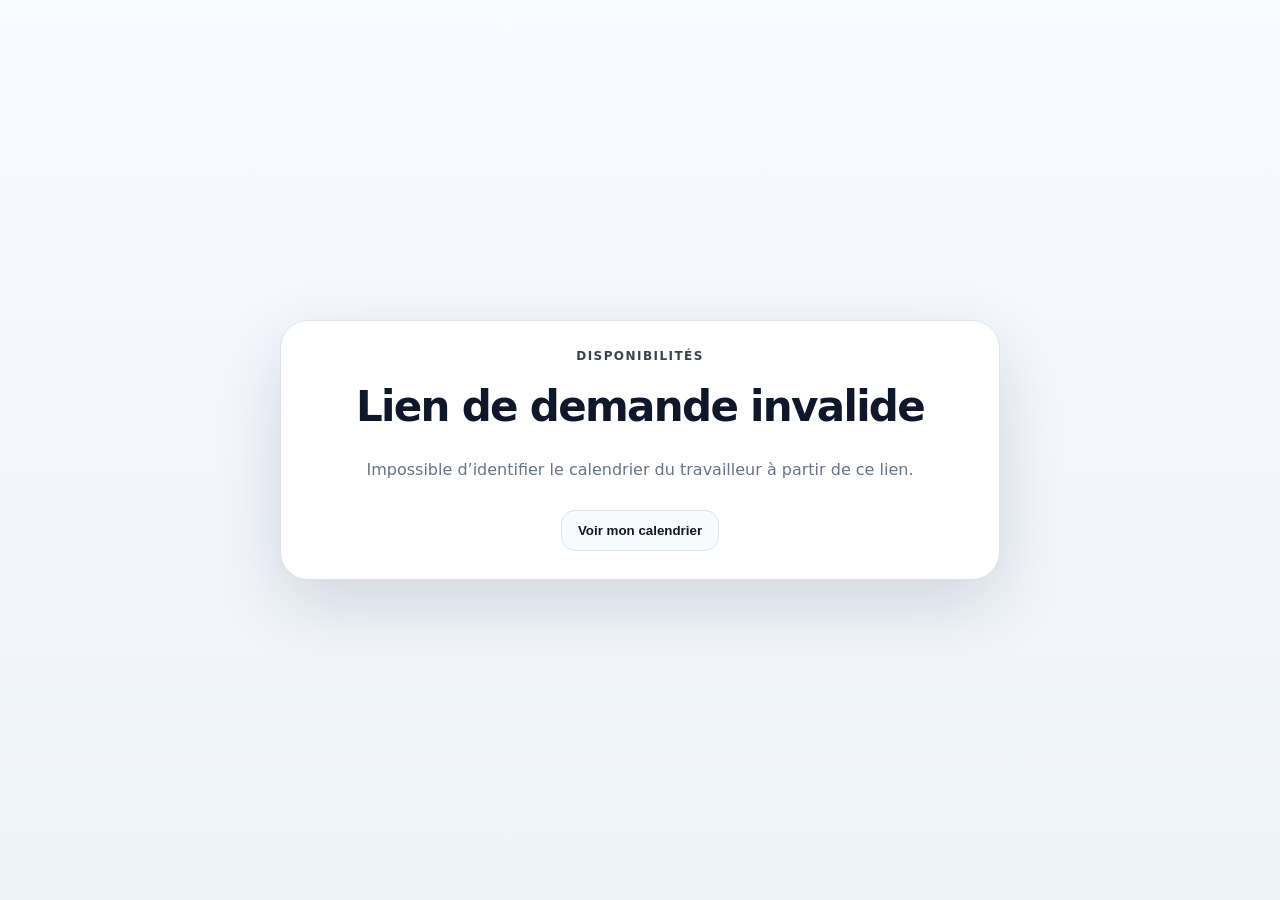
<file: respond.html>
<!DOCTYPE html>
<html lang="fr">
<head>
  <meta charset="UTF-8" />
  <meta name="viewport" content="width=device-width, initial-scale=1.0" />
  <title>Mes disponibilités — Crew Scheduler</title>
  <style>
    :root{
      --bg:#eef3f9;
      --panel:#ffffff;
      --text:#0f172a;
      --muted:#64748b;
      --line:#dbe3ee;
      --green:#16a34a;
      --orange:#f59e0b;
      --red:#dc2626;
      --blue:#1e3a8a;
      --shadow:0 24px 70px rgba(15,23,42,.14);
    }
    *{box-sizing:border-box}
    body{
      margin:0;
      min-height:100vh;
      font-family:Inter,system-ui,-apple-system,Segoe UI,Roboto,Arial,sans-serif;
      background:linear-gradient(180deg,#f8fbff 0%, var(--bg) 100%);
      color:var(--text);
      display:flex;
      align-items:center;
      justify-content:center;
      padding:18px;
    }
    .card{
      width:min(100%, 720px);
      background:var(--panel);
      border:1px solid var(--line);
      border-radius:28px;
      box-shadow:var(--shadow);
      overflow:hidden;
    }
    .top{
      padding:26px 24px 18px;
      background:linear-gradient(135deg,#0f172a 0%,#1e3a8a 100%);
      color:white;
    }
    .eyebrow{
      font-size:12px;
      font-weight:900;
      letter-spacing:.12em;
      text-transform:uppercase;
      opacity:.82;
      margin-bottom:10px;
    }
    h1{
      margin:0;
      font-size:clamp(28px, 7vw, 42px);
      line-height:1.05;
      letter-spacing:-.04em;
    }
    .subtitle{
      margin:12px 0 0;
      color:#dbeafe;
      font-size:15px;
      line-height:1.5;
    }
    .body{
      padding:22px;
      display:grid;
      gap:16px;
    }
    .calendar{
      border:1px solid var(--line);
      border-radius:20px;
      background:#f8fafc;
      padding:16px;
      display:grid;
      gap:12px;
    }
    .cal-head{
      display:flex;
      justify-content:space-between;
      align-items:center;
      gap:10px;
    }
    .cal-title{
      font-size:18px;
      font-weight:950;
      letter-spacing:-.03em;
      text-transform:capitalize;
    }
    .cal-nav{
      border:1px solid var(--line);
      background:white;
      color:var(--text);
      border-radius:12px;
      width:38px;
      height:34px;
      font-size:20px;
      font-weight:900;
      cursor:pointer;
    }
    .cal-grid{
      display:grid;
      grid-template-columns:repeat(7,1fr);
      gap:6px;
    }
    .cal-day-name{
      font-size:11px;
      font-weight:950;
      color:var(--muted);
      text-align:center;
      text-transform:uppercase;
      padding:4px 0;
    }
    .cal-cell{
      min-height:46px;
      border:1px solid #e2e8f0;
      background:white;
      border-radius:12px;
      padding:7px 5px;
      text-align:center;
      cursor:pointer;
      display:grid;
      align-content:center;
      gap:4px;
    }
    .cal-cell:hover{filter:brightness(.98)}
    .cal-cell.empty{background:transparent;border-color:transparent;cursor:default}
    .cal-num{font-weight:900;font-size:14px}
    .dots{display:flex;justify-content:center;gap:3px;min-height:7px}
    .dot{width:7px;height:7px;border-radius:50%}
    .info{
      border:1px solid var(--line);
      border-radius:20px;
      background:#f8fafc;
      padding:16px;
      display:grid;
      gap:12px;
    }
    .event-title{
      font-size:22px;
      font-weight:950;
      line-height:1.15;
      letter-spacing:-.03em;
    }
    .grid{
      display:grid;
      grid-template-columns:1fr 1fr;
      gap:10px;
    }
    .item{
      background:#fff;
      border:1px solid var(--line);
      border-radius:16px;
      padding:12px;
      min-height:68px;
    }
    .label{
      font-size:11px;
      font-weight:900;
      letter-spacing:.08em;
      text-transform:uppercase;
      color:var(--muted);
      margin-bottom:5px;
    }
    .value{
      font-size:16px;
      font-weight:800;
      line-height:1.3;
      word-break:break-word;
    }
    .request-card{
      border:1px solid var(--line);
      border-radius:16px;
      padding:14px;
      background:#fff;
      cursor:pointer;
      display:grid;
      gap:7px;
      transition:transform .12s ease, box-shadow .12s ease;
    }
    .request-card:hover{
      transform:translateY(-1px);
      box-shadow:0 10px 22px rgba(15,23,42,.08);
    }
    .badge{
      width:max-content;
      padding:6px 10px;
      border-radius:10px;
      font-weight:900;
      font-size:12px;
      color:white;
    }
    .back-list{
      border:1px solid var(--line);
      background:white;
      color:var(--text);
      border-radius:14px;
      font-weight:900;
      padding:12px 14px;
      cursor:pointer;
      width:max-content;
    }
    .actions{display:grid;gap:12px}
    .btn{
      width:100%;
      min-height:66px;
      border:0;
      border-radius:18px;
      color:white;
      font-size:18px;
      font-weight:900;
      cursor:pointer;
      padding:17px 16px;
      transition:transform .15s ease, filter .15s ease;
    }
    .btn:active{transform:scale(.985)}
    .btn:disabled{opacity:.55;cursor:not-allowed}
    .yes{background:var(--green)}
    .maybe{background:var(--orange)}
    .no{background:var(--red)}
    .status{
      min-height:28px;
      padding:12px 14px;
      border-radius:16px;
      background:#f8fafc;
      border:1px solid var(--line);
      color:var(--muted);
      font-size:15px;
      font-weight:800;
      text-align:center;
      white-space:pre-wrap;
    }
    .footer{
      color:var(--muted);
      font-size:12px;
      text-align:center;
      padding:0 22px 20px;
    }
    .error{
      padding:28px;
      text-align:center;
      display:grid;
      gap:12px;
    }
    .error h1{color:#0f172a}
    .back{
      display:inline-flex;
      justify-content:center;
      align-items:center;
      padding:12px 16px;
      border-radius:14px;
      background:#f8fafc;
      border:1px solid var(--line);
      color:#0f172a;
      font-weight:900;
      text-decoration:none;
      width:max-content;
      margin:0 auto;
    }
    @media (max-width:560px){
      body{padding:10px;align-items:stretch}
      .card{border-radius:24px}
      .top{padding:24px 20px 18px}
      .body{padding:18px}
      .grid{grid-template-columns:1fr}
      .btn{font-size:17px;min-height:64px}
      .cal-cell{min-height:42px;border-radius:10px}
    }
  </style>
</head>
<body>
  <main class="card" id="app">
    <section class="top">
      <div class="eyebrow">Disponibilités</div>
      <h1>Mes disponibilités</h1>
      <p class="subtitle">Consulte tes demandes, puis indique si tu es disponible, peut-être ou non disponible.</p>
    </section>

    <section class="body">
      <div class="calendar" id="calendar"></div>

      <div class="info" id="requestInfo">
        <div class="event-title" id="eventTitle">Chargement...</div>
      </div>

      <div class="actions" id="actions" style="display:none;">
        <button class="back-list" onclick="showList()">← Retour à la liste</button>
        <button class="btn yes" id="btnYes" onclick="respond('available')">✅ Oui, je suis disponible</button>
        <button class="btn maybe" id="btnMaybe" onclick="respond('maybe')">🟡 Peut-être</button>
        <button class="btn no" id="btnNo" onclick="respond('unavailable')">❌ Non, je ne suis pas disponible</button>
      </div>

      <div class="status" id="status">Chargement des demandes...</div>
    </section>

    <div class="footer">Tes réponses seront transmises au planificateur.</div>
  </main>

  <script>
    const SUPABASE_URL = "https://yxkdyohscpsmeplbkyqo.supabase.co";
    const ANON_KEY = "eyJhbGciOiJIUzI1NiIsInR5cCI6IkpXVCJ9.eyJpc3MiOiJzdXBhYmFzZSIsInJlZiI6Inl4a2R5b2hzY3BzbWVwbGJreXFvIiwicm9sZSI6ImFub24iLCJpYXQiOjE3NzY3MTY1NDYsImV4cCI6MjA5MjI5MjU0Nn0.Xx8KjZFqqWnTvJczYqPRINXeX0fp7aq7wRvG30ZF6pE";

    const params = new URLSearchParams(window.location.search);
    const token = params.get("token");
    const workerIdParam = params.get("employee_id") || "";
    const workerEmailParam = params.get("employee_email") || "";
    const workerNameParam = params.get("employee_name") || "";
    const WORKER_PROFILE_KEY = "crewSchedulerWorkerProfileV1";

    let requestData = null;
    let allAssignments = [];
    let calendarDate = new Date();

    const statusLabels = {
      pending: "En attente",
      available: "Disponible",
      maybe: "Peut-être",
      unavailable: "Non disponible",
      sent: "Envoyée",
      manual: "Préparée manuellement",
      draft: "Brouillon"
    };

    const statusColors = {
      available: "#16a34a",
      maybe: "#f59e0b",
      unavailable: "#dc2626",
      pending: "#64748b",
      sent: "#64748b",
      manual: "#64748b",
      draft: "#64748b"
    };

    function formatDateTime(value){
      if(!value) return "—";
      const d = new Date(value);
      if(Number.isNaN(d.getTime())) return value;
      return new Intl.DateTimeFormat("fr-CA", {
        weekday:"long",
        year:"numeric",
        month:"long",
        day:"numeric",
        hour:"2-digit",
        minute:"2-digit",
        hour12:false
      }).format(d);
    }

    function dateKey(value){
      const d = new Date(value);
      if(Number.isNaN(d.getTime())) return "";
      return `${d.getFullYear()}-${String(d.getMonth()+1).padStart(2,"0")}-${String(d.getDate()).padStart(2,"0")}`;
    }

    function remoteRowLooksModern(item){
      // La page de réponse est publique et peut être ouverte sur un autre appareil.
      // Elle ne doit PAS dépendre du localStorage du Crew Scheduler, sinon le calendrier peut apparaître vide.
      return !!(item && item.token && item.start_time && item.end_time);
    }

    function filterDeletedLocalAssignments(list){
      // Le nettoyage des événements supprimés se fait dans Crew Scheduler / Supabase.
      // Ici, on affiche seulement les demandes valides qui existent encore dans Supabase.
      const rows = Array.isArray(list) ? list : [];
      return rows.filter(remoteRowLooksModern);
    }

    function dedupeAssignments(list, preferredToken){
      const rows = Array.isArray(list) ? list : [];
      const groups = new Map();

      rows.forEach(item => {
        const key = [
          item.event_id || item.event_title || "",
          item.block_id || "",
          item.employee_id || item.employee_email || item.employee_name || "",
          item.role || "",
          item.start_time || "",
          item.end_time || ""
        ].map(v => String(v || "").trim()).join("||");

        if(!groups.has(key)) groups.set(key, []);
        groups.get(key).push(item);
      });

      const score = item => {
        let value = 0;
        if(preferredToken && item.token === preferredToken) value += 1000000000;
        const time = Date.parse(item.updated_at || item.created_at || item.sent_at || item.responded_at || item.start_time || "") || 0;
        value += Math.floor(time / 1000);
        const statusBonus = {available:500, unavailable:500, maybe:400, pending:100, sent:80, manual:60, draft:10}[item.response_status] || 0;
        value += statusBonus;
        const idNum = Number(item.id);
        if(Number.isFinite(idNum)) value += Math.min(idNum, 999999) / 1000000;
        return value;
      };

      return [...groups.values()].map(group => group.sort((a,b) => score(b) - score(a))[0]);
    }

    function setButtonsDisabled(disabled){
      document.getElementById("btnYes").disabled = disabled;
      document.getElementById("btnMaybe").disabled = disabled;
      document.getElementById("btnNo").disabled = disabled;
    }

    function saveWorkerProfile(row){
      if(!row) return;
      const profile = {
        employee_id: row.employee_id || workerIdParam || "",
        employee_email: row.employee_email || workerEmailParam || "",
        employee_name: row.employee_name || workerNameParam || ""
      };
      try{ localStorage.setItem(WORKER_PROFILE_KEY, JSON.stringify(profile)); }catch{}
    }

    function getWorkerProfile(){
      let saved = {};
      try{ saved = JSON.parse(localStorage.getItem(WORKER_PROFILE_KEY) || "{}") || {}; }catch{}
      return {
        employee_id: workerIdParam || saved.employee_id || "",
        employee_email: workerEmailParam || saved.employee_email || "",
        employee_name: workerNameParam || saved.employee_name || ""
      };
    }

    function workerFilterFromProfile(profile){
      if(profile.employee_email) return `employee_email=eq.${encodeURIComponent(profile.employee_email)}`;
      if(profile.employee_id) return `employee_id=eq.${encodeURIComponent(profile.employee_id)}`;
      if(profile.employee_name) return `employee_name=eq.${encodeURIComponent(profile.employee_name)}`;
      return "";
    }

    async function loadWorkerCalendarOnly(){
      const profile = getWorkerProfile();
      const filter = workerFilterFromProfile(profile);
      if(!filter){
        showInvalid("Impossible d’identifier le calendrier du travailleur à partir de ce lien.");
        return;
      }

      try{
        const selectFields = "*";
        const resAll = await fetch(
          `${SUPABASE_URL}/rest/v1/assignments?${filter}&event_id=not.is.null&select=${encodeURIComponent(selectFields)}&order=start_time.asc`,
          {
            headers:{
              "apikey": ANON_KEY,
              "Authorization": `Bearer ${ANON_KEY}`
            }
          }
        );

        const allTxt = await resAll.text();
        try{ allAssignments = allTxt ? JSON.parse(allTxt) : []; }catch{ allAssignments = []; }

        if(!resAll.ok){
          showInvalid(`Erreur Supabase ${resAll.status}: ${allTxt}`);
          return;
        }

        if(!Array.isArray(allAssignments)) allAssignments = [];
        allAssignments = dedupeAssignments(allAssignments.filter(x => x.event_id), token);

        document.getElementById("app").innerHTML = `
          <section class="top">
            <div class="eyebrow">Disponibilités</div>
            <h1>Mon calendrier</h1>
            <p class="subtitle">Voici tes demandes actives et les informations à jour.</p>
          </section>
          <section class="body">
            <div class="calendar" id="calendar"></div>
            <div class="info" id="requestInfo">
              <div class="event-title">Chargement...</div>
            </div>
            <div class="actions" id="actions" style="display:none;">
              <button class="back-list" onclick="showList()">← Retour à la liste</button>
              <button class="btn yes" id="btnYes" onclick="respond('available')">✅ Oui, je suis disponible</button>
              <button class="btn maybe" id="btnMaybe" onclick="respond('maybe')">🟡 Peut-être</button>
              <button class="btn no" id="btnNo" onclick="respond('unavailable')">❌ Non, je ne suis pas disponible</button>
            </div>
            <div class="status" id="status"></div>
          </section>
          <div class="footer">Tes réponses seront transmises au planificateur.</div>
        `;

        if(allAssignments[0]?.start_time){
          const firstEventDate = new Date(allAssignments[0].start_time);
          if(!Number.isNaN(firstEventDate.getTime())) calendarDate = firstEventDate;
        }

        renderCalendar();
        renderAllRequests(allAssignments);
      }catch(err){
        showInvalid(`Erreur réseau: ${String(err)}`);
      }
    }

    function showInvalid(message){
      document.getElementById("app").innerHTML = `
        <div class="error">
          <div class="eyebrow">Disponibilités</div>
          <h1>Lien de demande invalide</h1>
          <p style="color:#64748b;line-height:1.5">${message}</p>
          <button class="back" type="button" onclick="loadWorkerCalendarOnly()">Voir mon calendrier</button>
        </div>
      `;
    }

    async function loadRequest(){
      if(!token){
        await loadWorkerCalendarOnly();
        return;
      }

      try{
        const selectFields = "*";
        const res = await fetch(
          `${SUPABASE_URL}/rest/v1/assignments?token=eq.${encodeURIComponent(token)}&event_id=not.is.null&select=${encodeURIComponent(selectFields)}`,
          {
            headers:{
              "apikey": ANON_KEY,
              "Authorization": `Bearer ${ANON_KEY}`
            }
          }
        );

        const txt = await res.text();
        let data = [];
        try{ data = txt ? JSON.parse(txt) : []; }catch{ data = []; }

        if(!res.ok){
          showInvalid(`Erreur Supabase ${res.status}: ${txt}`);
          return;
        }

        if(!Array.isArray(data) || !data.length){
          const profile = getWorkerProfile();
          if(workerFilterFromProfile(profile)){
            await loadWorkerCalendarOnly();
            return;
          }
          showInvalid("La demande ne peut pas être trouvée. Le lien est peut-être expiré, supprimé ou lié à un événement qui n’existe plus.");
          return;
        }

        requestData = data[0];
        saveWorkerProfile(requestData);

        let filter = "";
        if(requestData.employee_email){
          filter = `employee_email=eq.${encodeURIComponent(requestData.employee_email)}`;
        }else if(requestData.employee_id){
          filter = `employee_id=eq.${encodeURIComponent(requestData.employee_id)}`;
        }else{
          filter = `employee_name=eq.${encodeURIComponent(requestData.employee_name || "")}`;
        }

        const resAll = await fetch(
          `${SUPABASE_URL}/rest/v1/assignments?${filter}&event_id=not.is.null&select=${encodeURIComponent(selectFields)}&order=start_time.asc`,
          {
            headers:{
              "apikey": ANON_KEY,
              "Authorization": `Bearer ${ANON_KEY}`
            }
          }
        );

        const allTxt = await resAll.text();
        try{ allAssignments = allTxt ? JSON.parse(allTxt) : []; }catch{ allAssignments = []; }

        if(!resAll.ok){
          showInvalid(`Erreur Supabase ${resAll.status}: ${allTxt}`);
          return;
        }

        if(!Array.isArray(allAssignments)) allAssignments = [];
        allAssignments = dedupeAssignments(allAssignments.filter(x => x.event_id), token);

        const firstEventDate = new Date(requestData.start_time);
        if(!Number.isNaN(firstEventDate.getTime())) calendarDate = firstEventDate;

        renderCalendar();
        renderAllRequests(allAssignments);

      }catch(err){
        showInvalid(`Erreur réseau: ${String(err)}`);
      }
    }

    function renderCalendar(){
      const calendar = document.getElementById("calendar");
      const year = calendarDate.getFullYear();
      const month = calendarDate.getMonth();

      const firstDay = new Date(year, month, 1);
      const lastDay = new Date(year, month + 1, 0);
      const daysInMonth = lastDay.getDate();
      const startOffset = firstDay.getDay();

      const monthLabel = firstDay.toLocaleString("fr-CA", { month:"long", year:"numeric" });
      const dayNames = ["Dim","Lun","Mar","Mer","Jeu","Ven","Sam"];

      let html = `
        <div class="cal-head">
          <button class="cal-nav" onclick="changeMonth(-1)">‹</button>
          <div class="cal-title">${monthLabel}</div>
          <button class="cal-nav" onclick="changeMonth(1)">›</button>
        </div>
        <div class="cal-grid">
          ${dayNames.map(d => `<div class="cal-day-name">${d}</div>`).join("")}
      `;

      for(let i=0; i<startOffset; i++){
        html += `<div class="cal-cell empty"></div>`;
      }

      for(let d=1; d<=daysInMonth; d++){
        const cellDate = new Date(year, month, d);
        const key = dateKey(cellDate);
        const events = allAssignments.filter(e => dateKey(e.start_time) === key);

        const uniqueStatuses = [...new Set(events.map(e => e.response_status || "pending"))].slice(0,3);
        const dots = uniqueStatuses.map(s => `<span class="dot" style="background:${statusColors[s] || "#64748b"}"></span>`).join("");

        html += `
          <div class="cal-cell" onclick="scrollToDate('${key}')">
            <div class="cal-num">${d}</div>
            <div class="dots">${dots}</div>
          </div>
        `;
      }

      html += `</div>`;
      calendar.innerHTML = html;
    }

    function changeMonth(delta){
      calendarDate = new Date(calendarDate.getFullYear(), calendarDate.getMonth() + delta, 1);
      renderCalendar();
    }

    function renderAllRequests(list){
      document.getElementById("actions").style.display = "none";

      const container = document.getElementById("requestInfo");

      container.innerHTML = `
        <div class="event-title">Mes demandes de disponibilité</div>
        <div style="color:#64748b;font-weight:800;font-size:14px;">Clique sur un événement pour voir les détails et répondre.</div>
        <div id="eventsList" style="display:grid; gap:12px;"></div>
      `;

      const listDiv = document.getElementById("eventsList");

      if(!list.length){
        listDiv.innerHTML = `<div style="color:#64748b;font-weight:800;">Aucune demande trouvée.</div>`;
        document.getElementById("status").innerText = "";
        return;
      }

      list.forEach(item => {
        const color = statusColors[item.response_status] || "#64748b";
        const key = dateKey(item.start_time);

        const el = document.createElement("div");
        el.className = "request-card";
        el.dataset.date = key;

        el.innerHTML = `
          <div style="font-weight:950; font-size:17px; letter-spacing:-.02em;">
            ${item.event_title || "Événement"}
          </div>

          <div style="font-size:13px; color:#64748b; font-weight:800;">
            ${formatDateTime(item.start_time)}
          </div>

          <div class="badge" style="background:${color};">
            ${statusLabels[item.response_status] || "En attente"}
          </div>
        `;

        el.onclick = () => openEvent(item);
        listDiv.appendChild(el);
      });

      document.getElementById("status").innerText = "Clique sur une demande pour répondre.";
    }

    function renderRequest(){
      document.getElementById("actions").style.display = "grid";

      document.getElementById("requestInfo").innerHTML = `
        <div class="event-title" id="eventTitle">Événement</div>
        <div class="grid">
          <div class="item"><div class="label">Travailleur</div><div class="value" id="employeeName">—</div></div>
          <div class="item"><div class="label">Poste</div><div class="value" id="role">—</div></div>
          <div class="item"><div class="label">Début</div><div class="value" id="startTime">—</div></div>
          <div class="item"><div class="label">Fin</div><div class="value" id="endTime">—</div></div>
          <div class="item"><div class="label">Statut actuel</div><div class="value" id="currentStatus">—</div></div>
          <div class="item"><div class="label">Lieu</div><div class="value" id="location">—</div></div>
          <div class="item"><div class="label">Note</div><div class="value" id="notes">—</div></div>
        </div>
      `;

      document.getElementById("eventTitle").innerText = requestData.event_title || "Événement";
      document.getElementById("employeeName").innerText = requestData.employee_name || "—";
      document.getElementById("role").innerText = requestData.role || "—";
      document.getElementById("startTime").innerText = formatDateTime(requestData.start_time);
      document.getElementById("endTime").innerText = formatDateTime(requestData.end_time);
      document.getElementById("currentStatus").innerText = statusLabels[requestData.response_status] || requestData.response_status || "—";
      document.getElementById("location").innerText = requestData.event_location || requestData.location || "À confirmer";
      document.getElementById("notes").innerText = requestData.event_notes || requestData.notes || "—";

      document.getElementById("status").innerText = "";
      setButtonsDisabled(false);
    }

    function openEvent(item){
      requestData = item;
      renderRequest();
      // Pas de scroll automatique: l'utilisateur reste à l'endroit où il a cliqué.
    }

    function showList(){
      renderCalendar();
      renderAllRequests(allAssignments);
    }

    function scrollToDate(key){
      const cards = [...document.querySelectorAll("#eventsList > .request-card")];
      const target = cards.find(card => card.dataset.date === key);

      if(target){
        target.scrollIntoView({ behavior:"smooth", block:"center" });
        target.style.outline = "3px solid rgba(30,58,138,.25)";
        setTimeout(() => target.style.outline = "", 1200);
      }
    }

    async function respond(responseStatus){
      const activeToken = requestData?.token || token;

      if(!activeToken){
        document.getElementById("status").innerText = "Erreur : token manquant.";
        return;
      }

      setButtonsDisabled(true);
      document.getElementById("status").innerText = "Envoi de la réponse...";

      try{
        const res = await fetch(
          `${SUPABASE_URL}/rest/v1/assignments?token=eq.${encodeURIComponent(activeToken)}`,
          {
            method:"PATCH",
            headers:{
              "apikey": ANON_KEY,
              "Authorization": `Bearer ${ANON_KEY}`,
              "Content-Type":"application/json",
              "Prefer":"return=representation"
            },
            body: JSON.stringify({ response_status: responseStatus, request_status:"answered", responded_at:new Date().toISOString(), updated_at:new Date().toISOString() })
          }
        );

        const txt = await res.text();

        if(!res.ok){
          document.getElementById("status").innerText = `Erreur ${res.status} ❌\n${txt}`;
          setButtonsDisabled(false);
          return;
        }

        let updated = [];
        try{ updated = txt ? JSON.parse(txt) : []; }catch{}

        if(Array.isArray(updated) && updated[0]){
          requestData = updated[0];

          allAssignments = allAssignments.map(item => {
            if((item.token && item.token === requestData.token) || (item.id && item.id === requestData.id)){
              return requestData;
            }
            return item;
          });

          renderCalendar();
          renderRequest();
        }

        const label = statusLabels[responseStatus] || responseStatus;
        document.getElementById("status").innerText = `Réponse envoyée ✅\nStatut: ${label}`;
      }catch(err){
        document.getElementById("status").innerText = `Erreur réseau ❌\n${String(err)}`;
        setButtonsDisabled(false);
      }
    }

    loadRequest();
  </script>
</body>
</html>
</file>
